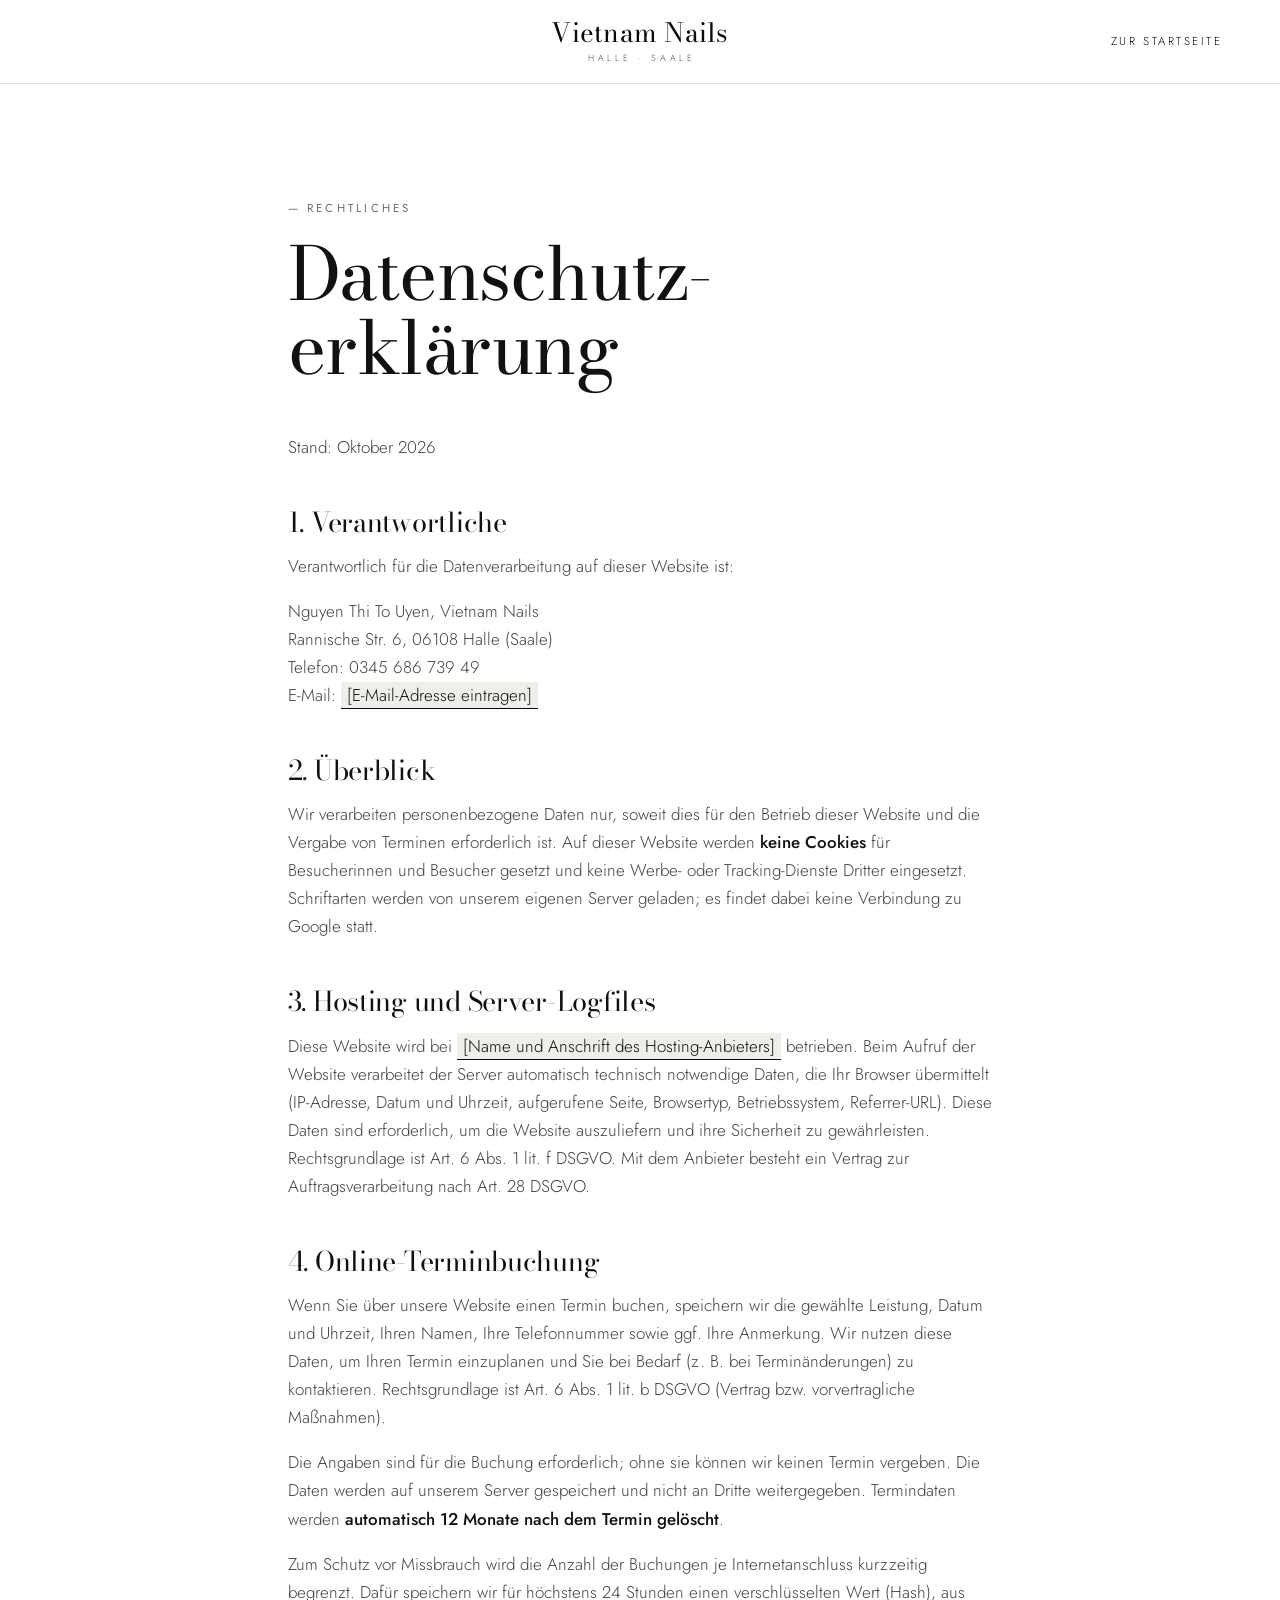
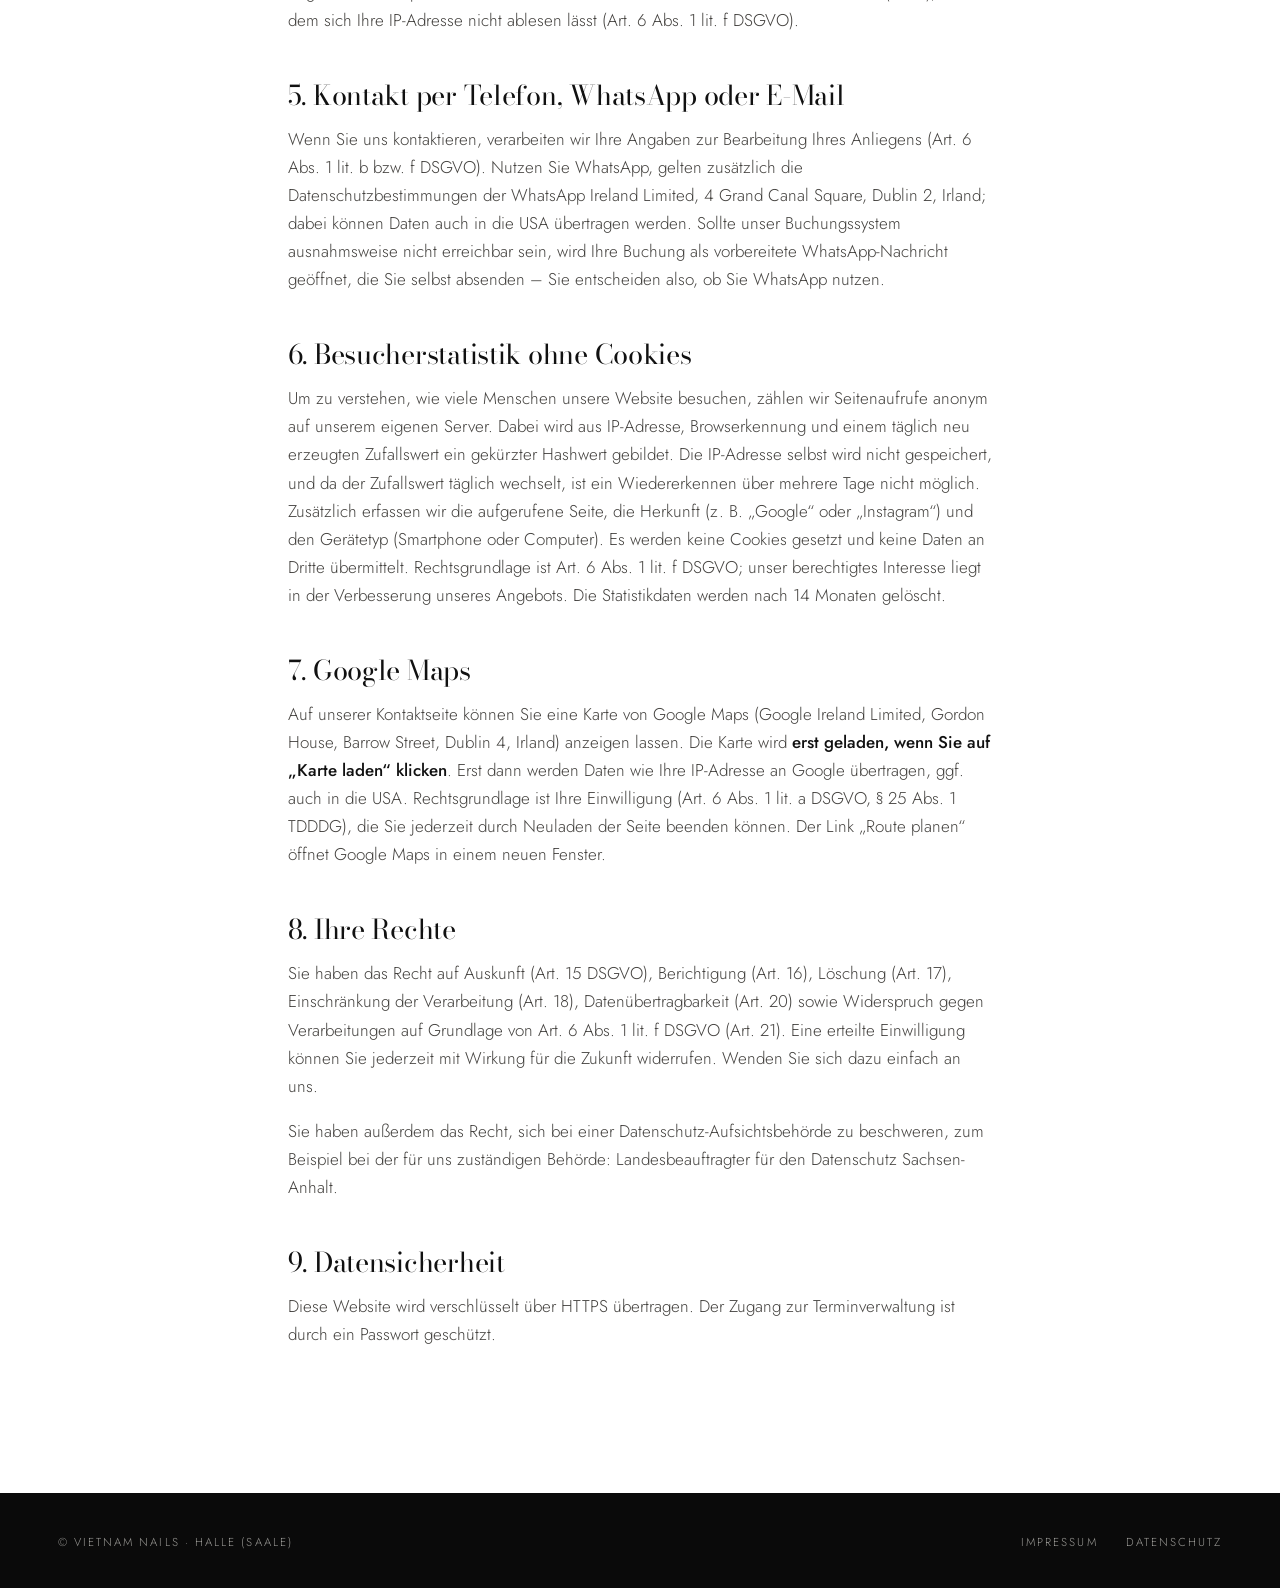
<file: datenschutz.html>
<!doctype html>
<html lang="de">
<head>
  <meta charset="utf-8">
  <meta name="viewport" content="width=device-width, initial-scale=1">
  <title>Datenschutz – Vietnam Nails Halle</title>
  <meta name="robots" content="noindex, follow">
  <meta name="theme-color" content="#ffffff">
  <link rel="icon" href="assets/img/favicon.svg" type="image/svg+xml">
  <link rel="apple-touch-icon" href="assets/img/apple-touch-icon.png">
  <link rel="preload" href="assets/fonts/bodoni-moda-normal-latin.woff2" as="font" type="font/woff2" crossorigin>
  <link rel="preload" href="assets/fonts/jost-normal-latin.woff2" as="font" type="font/woff2" crossorigin>
  <link rel="stylesheet" href="assets/css/fonts.css?v=20261102">
  <link rel="stylesheet" href="assets/css/style.css?v=20261102">
</head>
<body>
<header class="hd legal-hd" data-mode="light">
  <div class="hd-inner">
    <span></span>
    <a href="./" class="logo" aria-label="Vietnam Nails – Startseite"><span class="logo-main">Vietnam Nails</span><span class="logo-sub">Halle · Saale</span></a>
    <div class="hd-right legal-back"><a href="./" class="hd-link">Zur Startseite</a></div>
  </div>
</header>

<main class="legal">
  <div class="wrap">
    <p class="label">— Rechtliches</p>
    <h1>Datenschutz&shy;erklärung</h1>
    <p>Stand: Oktober 2026</p>

    <h2>1. Verantwortliche</h2>
    <p>Verantwortlich für die Datenverarbeitung auf dieser Website ist:</p>
    <p>Nguyen Thi To Uyen, Vietnam Nails<br>
      Rannische Str. 6, 06108 Halle (Saale)<br>
      Telefon: 0345 686 739 49<br>
      E-Mail: <span class="todo">[E-Mail-Adresse eintragen]</span></p>

    <h2>2. Überblick</h2>
    <p>Wir verarbeiten personenbezogene Daten nur, soweit dies für den Betrieb dieser Website und die Vergabe von Terminen erforderlich ist. Auf dieser Website werden <strong>keine Cookies</strong> für Besucherinnen und Besucher gesetzt und keine Werbe- oder Tracking-Dienste Dritter eingesetzt. Schriftarten werden von unserem eigenen Server geladen; es findet dabei keine Verbindung zu Google statt.</p>

    <h2>3. Hosting und Server-Logfiles</h2>
    <p>Diese Website wird bei <span class="todo">[Name und Anschrift des Hosting-Anbieters]</span> betrieben. Beim Aufruf der Website verarbeitet der Server automatisch technisch notwendige Daten, die Ihr Browser übermittelt (IP-Adresse, Datum und Uhrzeit, aufgerufene Seite, Browsertyp, Betriebssystem, Referrer-URL). Diese Daten sind erforderlich, um die Website auszuliefern und ihre Sicherheit zu gewährleisten. Rechtsgrundlage ist Art. 6 Abs. 1 lit. f DSGVO. Mit dem Anbieter besteht ein Vertrag zur Auftragsverarbeitung nach Art. 28 DSGVO.</p>

    <h2>4. Online-Terminbuchung</h2>
    <p>Wenn Sie über unsere Website einen Termin buchen, speichern wir die gewählte Leistung, Datum und Uhrzeit, Ihren Namen, Ihre Telefonnummer sowie ggf. Ihre Anmerkung. Wir nutzen diese Daten, um Ihren Termin einzuplanen und Sie bei Bedarf (z. B. bei Terminänderungen) zu kontaktieren. Rechtsgrundlage ist Art. 6 Abs. 1 lit. b DSGVO (Vertrag bzw. vorvertragliche Maßnahmen).</p>
    <p>Die Angaben sind für die Buchung erforderlich; ohne sie können wir keinen Termin vergeben. Die Daten werden auf unserem Server gespeichert und nicht an Dritte weitergegeben. Termindaten werden <strong>automatisch 12 Monate nach dem Termin gelöscht</strong>.</p>
    <p>Zum Schutz vor Missbrauch wird die Anzahl der Buchungen je Internetanschluss kurzzeitig begrenzt. Dafür speichern wir für höchstens 24 Stunden einen verschlüsselten Wert (Hash), aus dem sich Ihre IP-Adresse nicht ablesen lässt (Art. 6 Abs. 1 lit. f DSGVO).</p>

    <h2>5. Kontakt per Telefon, WhatsApp oder E-Mail</h2>
    <p>Wenn Sie uns kontaktieren, verarbeiten wir Ihre Angaben zur Bearbeitung Ihres Anliegens (Art. 6 Abs. 1 lit. b bzw. f DSGVO). Nutzen Sie WhatsApp, gelten zusätzlich die Datenschutzbestimmungen der WhatsApp Ireland Limited, 4 Grand Canal Square, Dublin 2, Irland; dabei können Daten auch in die USA übertragen werden. Sollte unser Buchungssystem ausnahmsweise nicht erreichbar sein, wird Ihre Buchung als vorbereitete WhatsApp-Nachricht geöffnet, die Sie selbst absenden – Sie entscheiden also, ob Sie WhatsApp nutzen.</p>

    <h2>6. Besucherstatistik ohne Cookies</h2>
    <p>Um zu verstehen, wie viele Menschen unsere Website besuchen, zählen wir Seitenaufrufe anonym auf unserem eigenen Server. Dabei wird aus IP-Adresse, Browserkennung und einem täglich neu erzeugten Zufallswert ein gekürzter Hashwert gebildet. Die IP-Adresse selbst wird nicht gespeichert, und da der Zufallswert täglich wechselt, ist ein Wiedererkennen über mehrere Tage nicht möglich. Zusätzlich erfassen wir die aufgerufene Seite, die Herkunft (z. B. „Google“ oder „Instagram“) und den Gerätetyp (Smartphone oder Computer). Es werden keine Cookies gesetzt und keine Daten an Dritte übermittelt. Rechtsgrundlage ist Art. 6 Abs. 1 lit. f DSGVO; unser berechtigtes Interesse liegt in der Verbesserung unseres Angebots. Die Statistikdaten werden nach 14 Monaten gelöscht.</p>

    <h2>7. Google Maps</h2>
    <p>Auf unserer Kontaktseite können Sie eine Karte von Google Maps (Google Ireland Limited, Gordon House, Barrow Street, Dublin 4, Irland) anzeigen lassen. Die Karte wird <strong>erst geladen, wenn Sie auf „Karte laden“ klicken</strong>. Erst dann werden Daten wie Ihre IP-Adresse an Google übertragen, ggf. auch in die USA. Rechtsgrundlage ist Ihre Einwilligung (Art. 6 Abs. 1 lit. a DSGVO, § 25 Abs. 1 TDDDG), die Sie jederzeit durch Neuladen der Seite beenden können. Der Link „Route planen“ öffnet Google Maps in einem neuen Fenster.</p>

    <h2>8. Ihre Rechte</h2>
    <p>Sie haben das Recht auf Auskunft (Art. 15 DSGVO), Berichtigung (Art. 16), Löschung (Art. 17), Einschränkung der Verarbeitung (Art. 18), Datenübertragbarkeit (Art. 20) sowie Widerspruch gegen Verarbeitungen auf Grundlage von Art. 6 Abs. 1 lit. f DSGVO (Art. 21). Eine erteilte Einwilligung können Sie jederzeit mit Wirkung für die Zukunft widerrufen. Wenden Sie sich dazu einfach an uns.</p>
    <p>Sie haben außerdem das Recht, sich bei einer Datenschutz-Aufsichtsbehörde zu beschweren, zum Beispiel bei der für uns zuständigen Behörde: Landesbeauftragter für den Datenschutz Sachsen-Anhalt.</p>

    <h2>9. Datensicherheit</h2>
    <p>Diese Website wird verschlüsselt über HTTPS übertragen. Der Zugang zur Terminverwaltung ist durch ein Passwort geschützt.</p>
  </div>
</main>

<footer class="ft legal-ft">
  <div class="wrap ft-bottom">
    <span>&copy; Vietnam Nails · Halle (Saale)</span>
    <nav aria-label="Rechtliches"><a href="impressum.html">Impressum</a><a href="datenschutz.html">Datenschutz</a></nav>
  </div>
</footer>
</body>
</html>
</file>
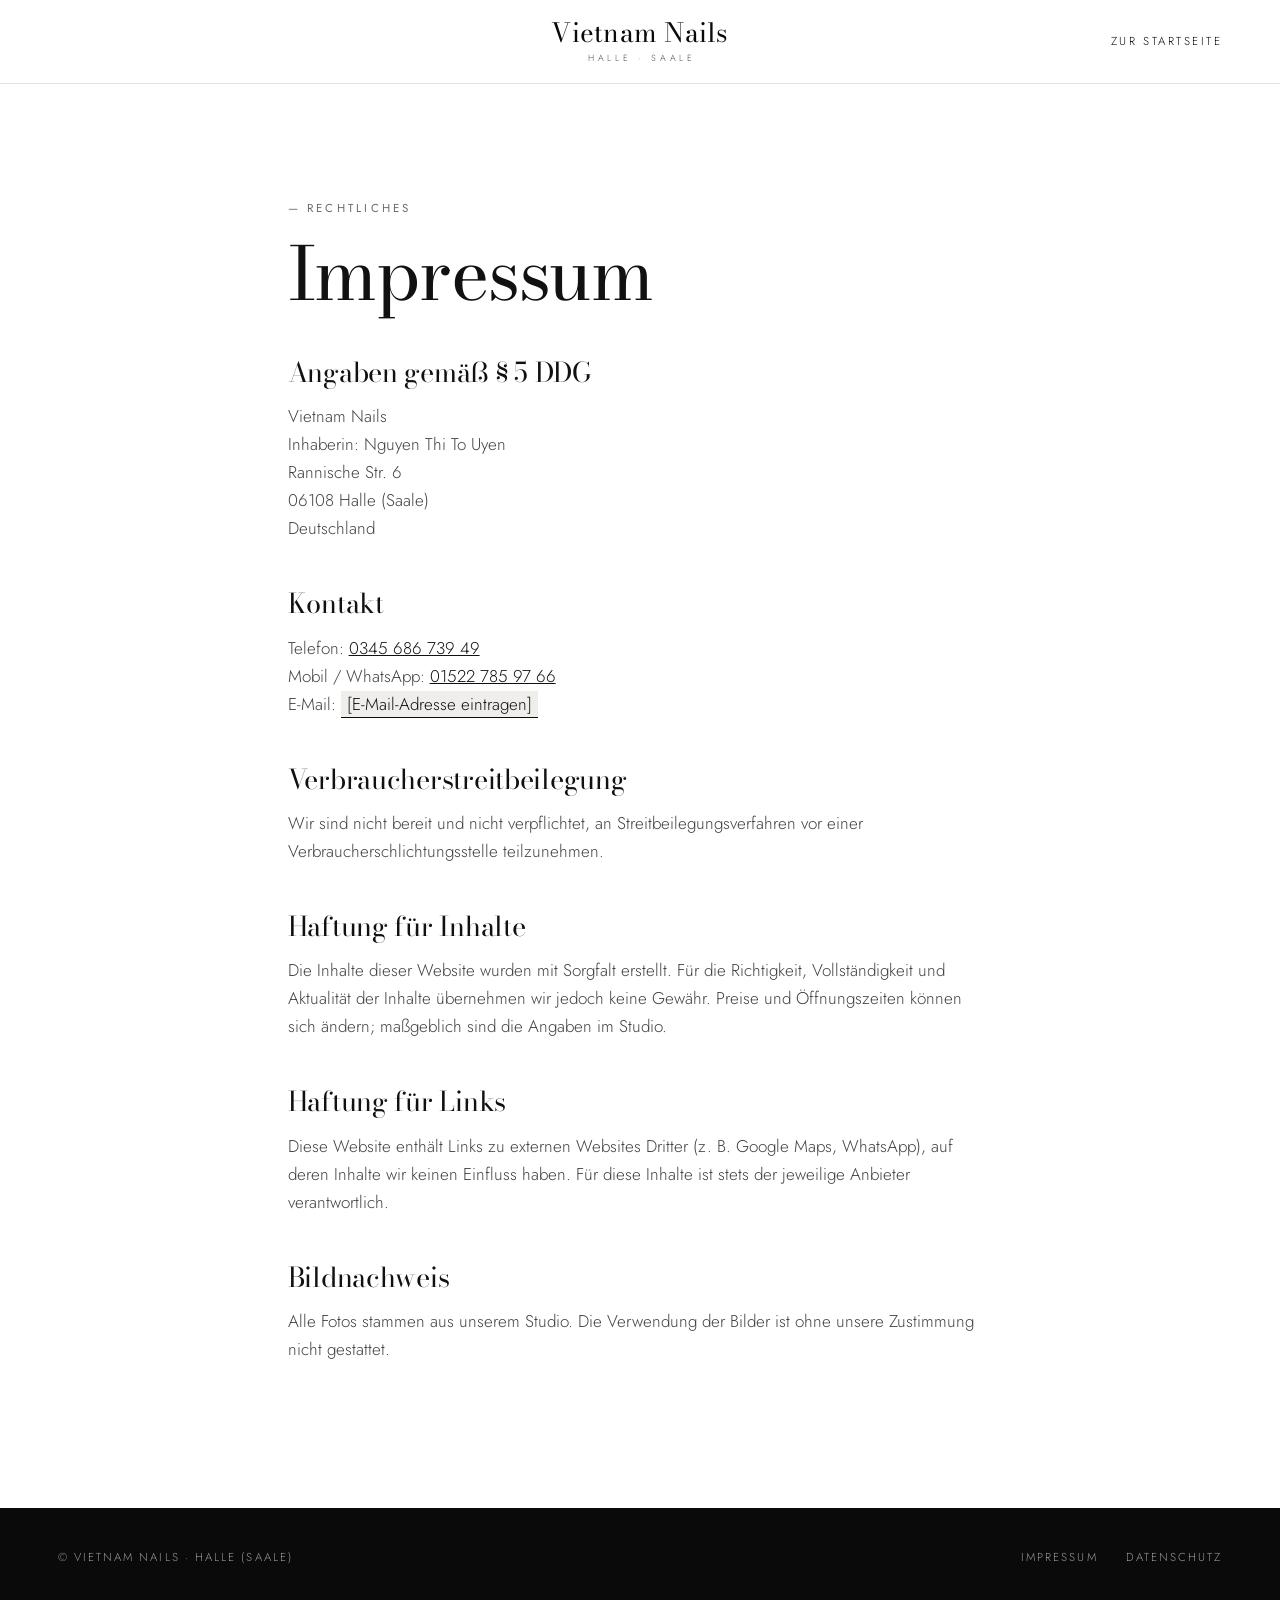
<file: impressum.html>
<!doctype html>
<html lang="de">
<head>
  <meta charset="utf-8">
  <meta name="viewport" content="width=device-width, initial-scale=1">
  <title>Impressum – Vietnam Nails Halle</title>
  <meta name="robots" content="noindex, follow">
  <meta name="theme-color" content="#ffffff">
  <link rel="icon" href="assets/img/favicon.svg" type="image/svg+xml">
  <link rel="apple-touch-icon" href="assets/img/apple-touch-icon.png">
  <link rel="preload" href="assets/fonts/bodoni-moda-normal-latin.woff2" as="font" type="font/woff2" crossorigin>
  <link rel="preload" href="assets/fonts/jost-normal-latin.woff2" as="font" type="font/woff2" crossorigin>
  <link rel="stylesheet" href="assets/css/fonts.css?v=20261102">
  <link rel="stylesheet" href="assets/css/style.css?v=20261102">
</head>
<body>
<header class="hd legal-hd" data-mode="light">
  <div class="hd-inner">
    <span></span>
    <a href="./" class="logo" aria-label="Vietnam Nails – Startseite"><span class="logo-main">Vietnam Nails</span><span class="logo-sub">Halle · Saale</span></a>
    <div class="hd-right legal-back"><a href="./" class="hd-link">Zur Startseite</a></div>
  </div>
</header>

<main class="legal">
  <div class="wrap">
    <p class="label">— Rechtliches</p>
    <h1>Impressum</h1>

    <h2>Angaben gemäß § 5 DDG</h2>
    <p>Vietnam Nails<br>
      Inhaberin: Nguyen Thi To Uyen<br>
      Rannische Str. 6<br>
      06108 Halle (Saale)<br>
      Deutschland</p>

    <h2>Kontakt</h2>
    <p>Telefon: <a href="tel:+4934568673949">0345 686 739 49</a><br>
      Mobil / WhatsApp: <a href="tel:+4915227859766">01522 785 97 66</a><br>
      E-Mail: <span class="todo">[E-Mail-Adresse eintragen]</span></p>
    <!-- Umsatzsteuer-ID: nur ergänzen, falls eine USt-IdNr. (DE…) vorhanden ist. Die persönliche Steuer-ID gehört NICHT ins Impressum. -->

    <h2>Verbraucherstreitbeilegung</h2>
    <p>Wir sind nicht bereit und nicht verpflichtet, an Streitbeilegungsverfahren vor einer Verbraucherschlichtungsstelle teilzunehmen.</p>

    <h2>Haftung für Inhalte</h2>
    <p>Die Inhalte dieser Website wurden mit Sorgfalt erstellt. Für die Richtigkeit, Vollständigkeit und Aktualität der Inhalte übernehmen wir jedoch keine Gewähr. Preise und Öffnungszeiten können sich ändern; maßgeblich sind die Angaben im Studio.</p>

    <h2>Haftung für Links</h2>
    <p>Diese Website enthält Links zu externen Websites Dritter (z. B. Google Maps, WhatsApp), auf deren Inhalte wir keinen Einfluss haben. Für diese Inhalte ist stets der jeweilige Anbieter verantwortlich.</p>

    <h2>Bildnachweis</h2>
    <p>Alle Fotos stammen aus unserem Studio. Die Verwendung der Bilder ist ohne unsere Zustimmung nicht gestattet.</p>
  </div>
</main>

<footer class="ft legal-ft">
  <div class="wrap ft-bottom">
    <span>&copy; Vietnam Nails · Halle (Saale)</span>
    <nav aria-label="Rechtliches"><a href="impressum.html">Impressum</a><a href="datenschutz.html">Datenschutz</a></nav>
  </div>
</footer>
</body>
</html>
</file>
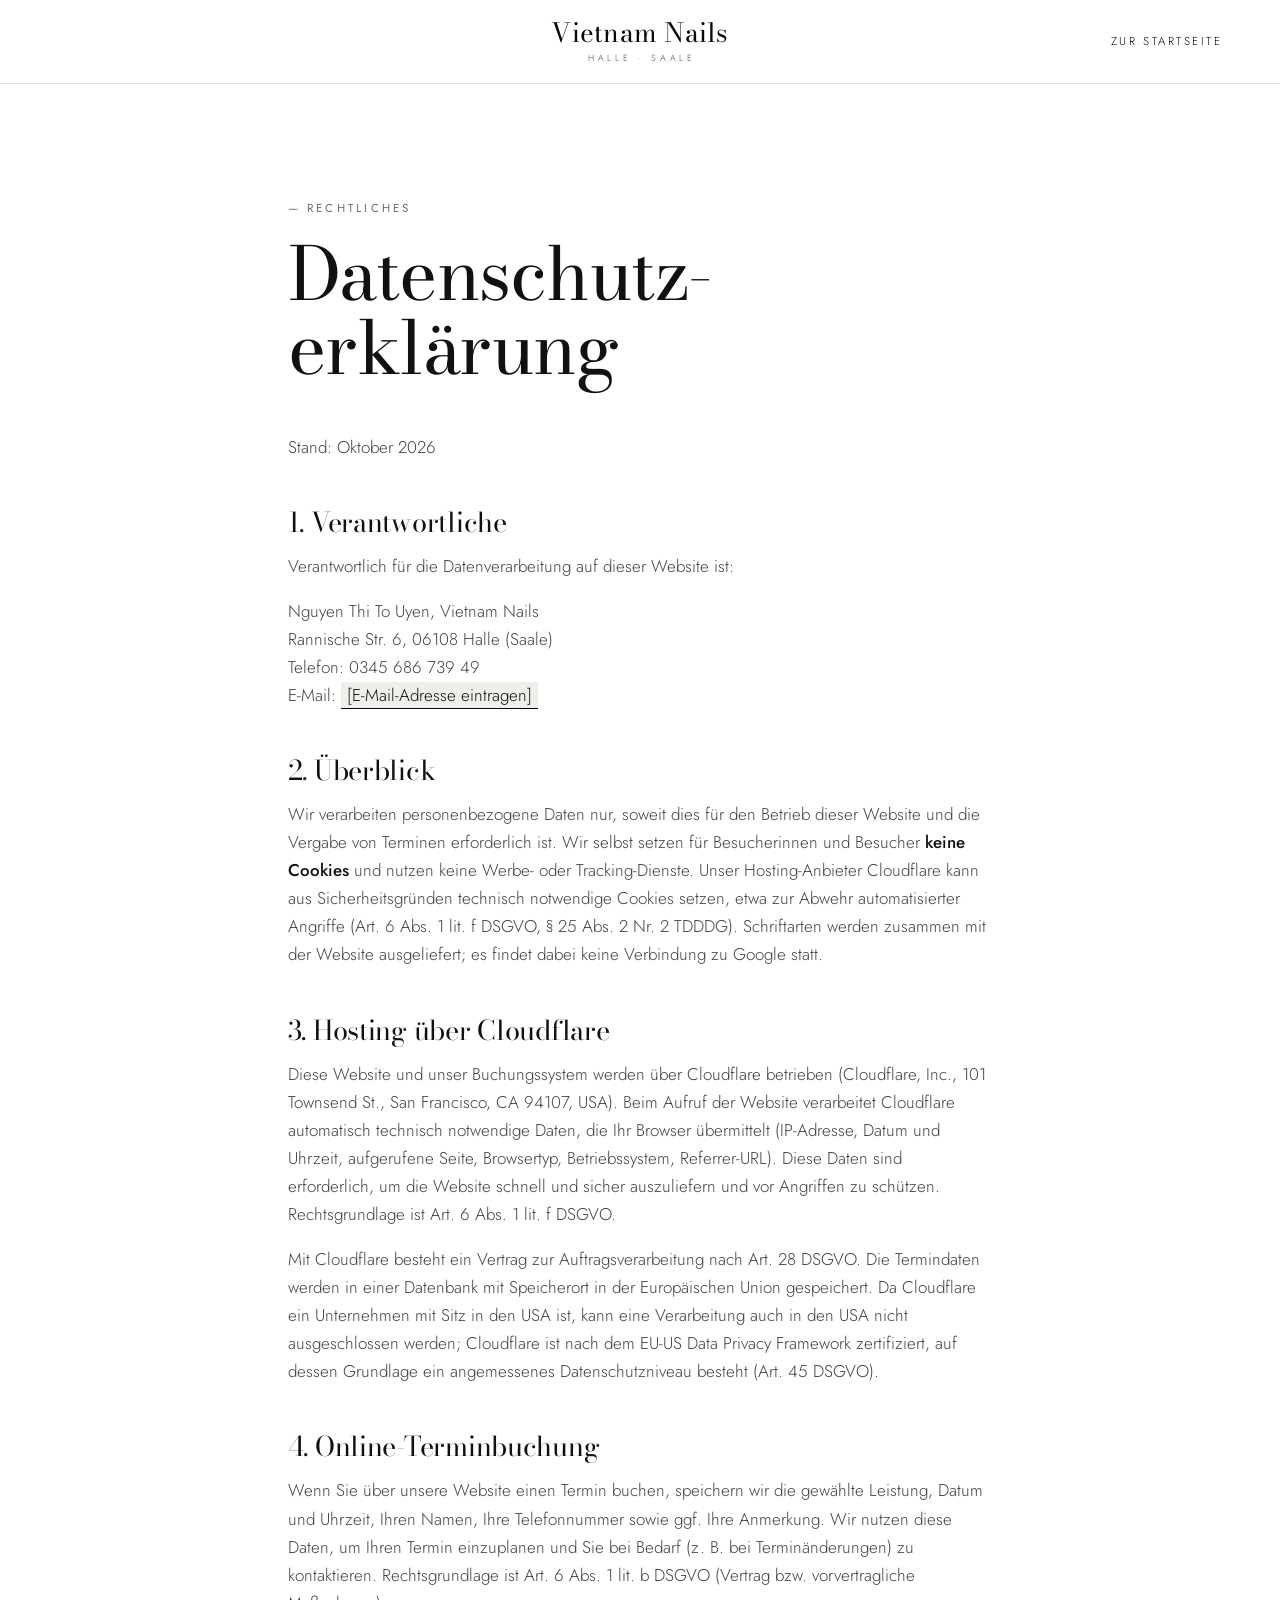
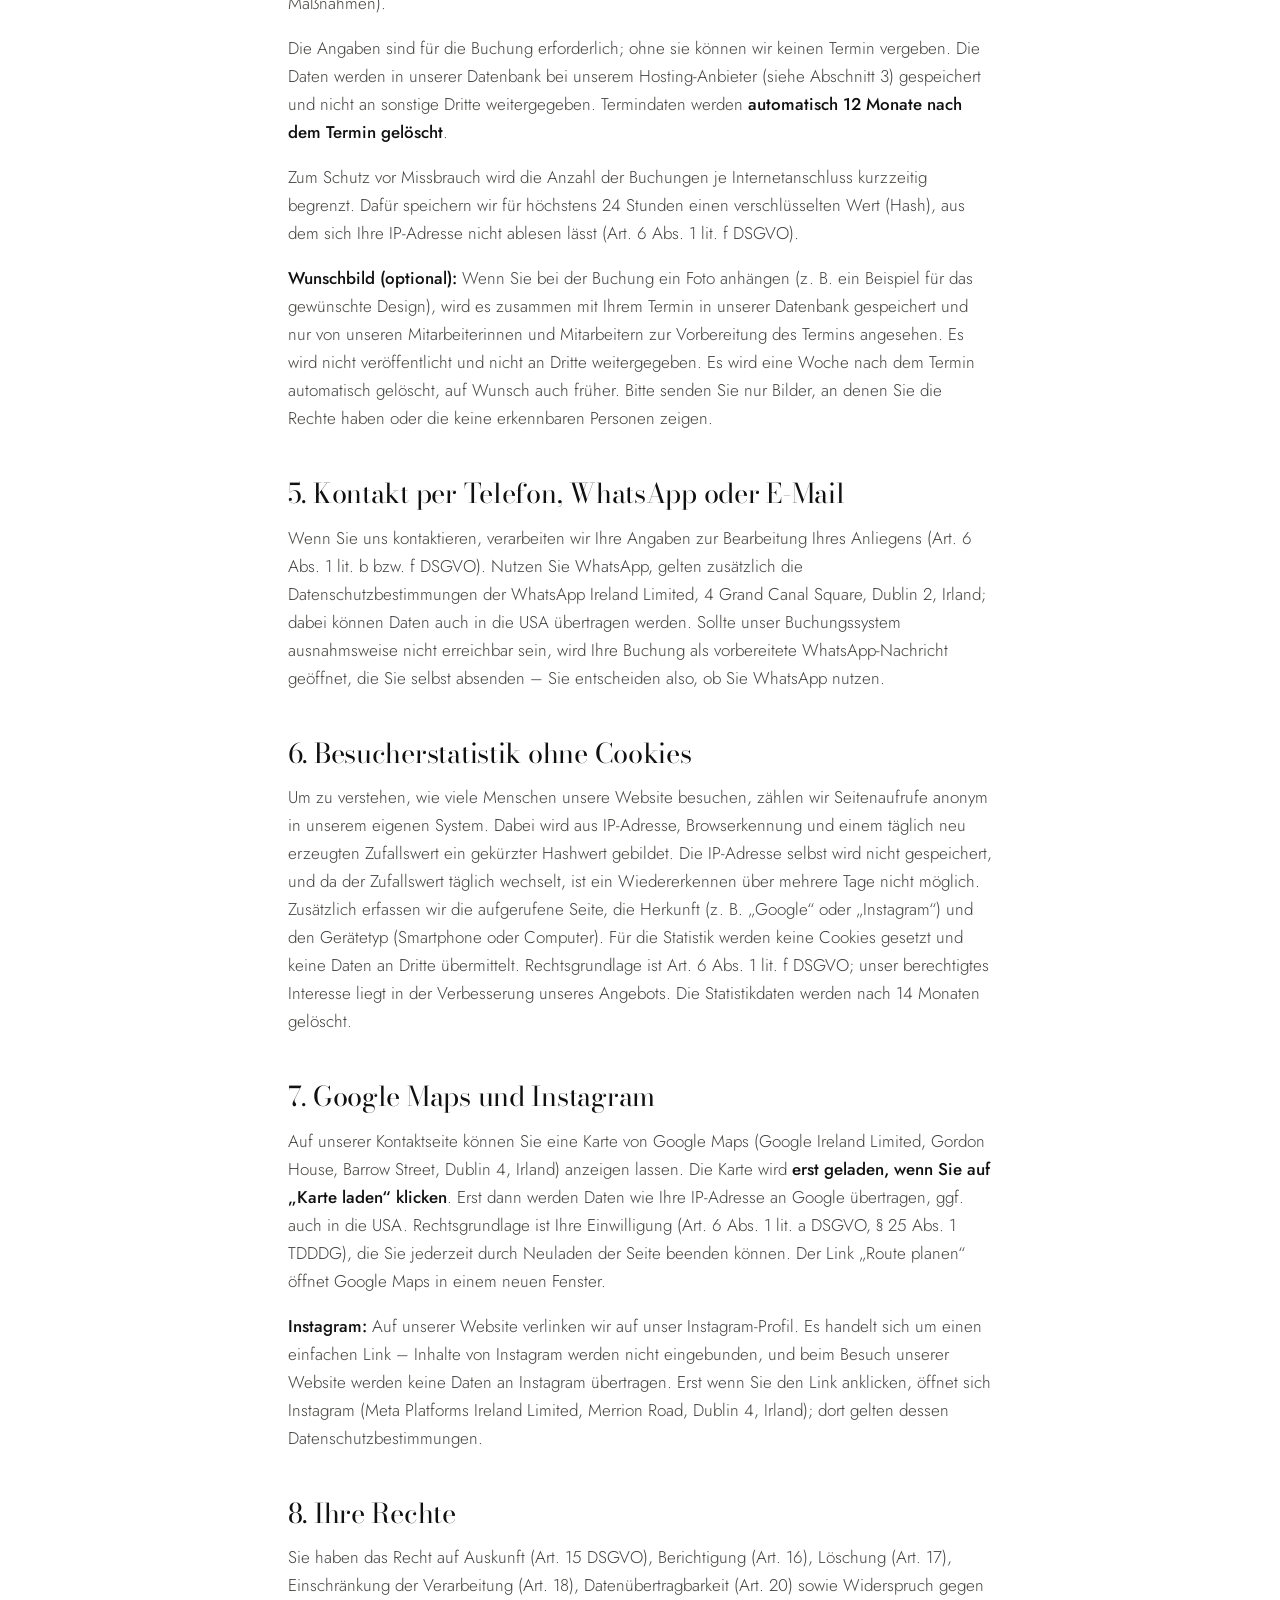
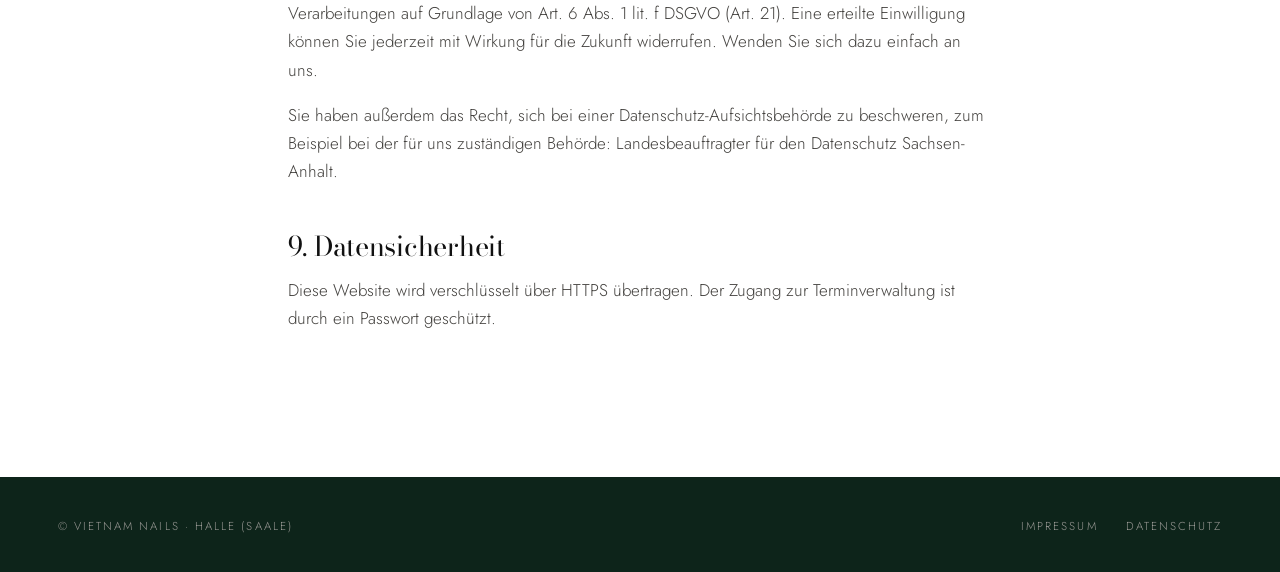
<file: public/datenschutz.html>
<!doctype html>
<html lang="de">
<head>
  <meta charset="utf-8">
  <meta name="viewport" content="width=device-width, initial-scale=1">
  <title>Datenschutz – Vietnam Nails Halle</title>
  <meta name="robots" content="noindex, follow">
  <meta name="theme-color" content="#ffffff">
  <link rel="icon" href="assets/img/favicon.svg" type="image/svg+xml">
  <link rel="apple-touch-icon" href="assets/img/apple-touch-icon.png">
  <link rel="preload" href="assets/fonts/bodoni-moda-normal-latin.woff2" as="font" type="font/woff2" crossorigin>
  <link rel="preload" href="assets/fonts/jost-normal-latin.woff2" as="font" type="font/woff2" crossorigin>
  <link rel="stylesheet" href="assets/css/fonts.css?v=20261105">
  <link rel="stylesheet" href="assets/css/style.css?v=20261125">
</head>
<body>
<header class="hd legal-hd" data-mode="light">
  <div class="hd-inner">
    <span></span>
    <a href="./" class="logo" aria-label="Vietnam Nails – Startseite"><span class="logo-main">Vietnam Nails</span><span class="logo-sub">Halle · Saale</span></a>
    <div class="hd-right legal-back"><a href="./" class="hd-link">Zur Startseite</a></div>
  </div>
</header>

<main class="legal">
  <div class="wrap">
    <p class="label">— Rechtliches</p>
    <h1>Datenschutz&shy;erklärung</h1>
    <p>Stand: Oktober 2026</p>

    <h2>1. Verantwortliche</h2>
    <p>Verantwortlich für die Datenverarbeitung auf dieser Website ist:</p>
    <p>Nguyen Thi To Uyen, Vietnam Nails<br>
      Rannische Str. 6, 06108 Halle (Saale)<br>
      Telefon: 0345 686 739 49<br>
      E-Mail: <span class="todo">[E-Mail-Adresse eintragen]</span></p>

    <h2>2. Überblick</h2>
    <p>Wir verarbeiten personenbezogene Daten nur, soweit dies für den Betrieb dieser Website und die Vergabe von Terminen erforderlich ist. Wir selbst setzen für Besucherinnen und Besucher <strong>keine Cookies</strong> und nutzen keine Werbe- oder Tracking-Dienste. Unser Hosting-Anbieter Cloudflare kann aus Sicherheitsgründen technisch notwendige Cookies setzen, etwa zur Abwehr automatisierter Angriffe (Art. 6 Abs. 1 lit. f DSGVO, § 25 Abs. 2 Nr. 2 TDDDG). Schriftarten werden zusammen mit der Website ausgeliefert; es findet dabei keine Verbindung zu Google statt.</p>

    <h2>3. Hosting über Cloudflare</h2>
    <p>Diese Website und unser Buchungssystem werden über Cloudflare betrieben (Cloudflare, Inc., 101 Townsend St., San Francisco, CA 94107, USA). Beim Aufruf der Website verarbeitet Cloudflare automatisch technisch notwendige Daten, die Ihr Browser übermittelt (IP-Adresse, Datum und Uhrzeit, aufgerufene Seite, Browsertyp, Betriebssystem, Referrer-URL). Diese Daten sind erforderlich, um die Website schnell und sicher auszuliefern und vor Angriffen zu schützen. Rechtsgrundlage ist Art. 6 Abs. 1 lit. f DSGVO.</p>
    <p>Mit Cloudflare besteht ein Vertrag zur Auftragsverarbeitung nach Art. 28 DSGVO. Die Termindaten werden in einer Datenbank mit Speicherort in der Europäischen Union gespeichert. Da Cloudflare ein Unternehmen mit Sitz in den USA ist, kann eine Verarbeitung auch in den USA nicht ausgeschlossen werden; Cloudflare ist nach dem EU-US Data Privacy Framework zertifiziert, auf dessen Grundlage ein angemessenes Datenschutzniveau besteht (Art. 45 DSGVO).</p>

    <h2>4. Online-Terminbuchung</h2>
    <p>Wenn Sie über unsere Website einen Termin buchen, speichern wir die gewählte Leistung, Datum und Uhrzeit, Ihren Namen, Ihre Telefonnummer sowie ggf. Ihre Anmerkung. Wir nutzen diese Daten, um Ihren Termin einzuplanen und Sie bei Bedarf (z. B. bei Terminänderungen) zu kontaktieren. Rechtsgrundlage ist Art. 6 Abs. 1 lit. b DSGVO (Vertrag bzw. vorvertragliche Maßnahmen).</p>
    <p>Die Angaben sind für die Buchung erforderlich; ohne sie können wir keinen Termin vergeben. Die Daten werden in unserer Datenbank bei unserem Hosting-Anbieter (siehe Abschnitt 3) gespeichert und nicht an sonstige Dritte weitergegeben. Termindaten werden <strong>automatisch 12 Monate nach dem Termin gelöscht</strong>.</p>
    <p>Zum Schutz vor Missbrauch wird die Anzahl der Buchungen je Internetanschluss kurzzeitig begrenzt. Dafür speichern wir für höchstens 24 Stunden einen verschlüsselten Wert (Hash), aus dem sich Ihre IP-Adresse nicht ablesen lässt (Art. 6 Abs. 1 lit. f DSGVO).</p>

    <p><strong>Wunschbild (optional):</strong> Wenn Sie bei der Buchung ein Foto anhängen (z. B. ein Beispiel für das gewünschte Design), wird es zusammen mit Ihrem Termin in unserer Datenbank gespeichert und nur von unseren Mitarbeiterinnen und Mitarbeitern zur Vorbereitung des Termins angesehen. Es wird nicht veröffentlicht und nicht an Dritte weitergegeben. Es wird eine Woche nach dem Termin automatisch gelöscht, auf Wunsch auch früher. Bitte senden Sie nur Bilder, an denen Sie die Rechte haben oder die keine erkennbaren Personen zeigen.</p>

    <h2>5. Kontakt per Telefon, WhatsApp oder E-Mail</h2>
    <p>Wenn Sie uns kontaktieren, verarbeiten wir Ihre Angaben zur Bearbeitung Ihres Anliegens (Art. 6 Abs. 1 lit. b bzw. f DSGVO). Nutzen Sie WhatsApp, gelten zusätzlich die Datenschutzbestimmungen der WhatsApp Ireland Limited, 4 Grand Canal Square, Dublin 2, Irland; dabei können Daten auch in die USA übertragen werden. Sollte unser Buchungssystem ausnahmsweise nicht erreichbar sein, wird Ihre Buchung als vorbereitete WhatsApp-Nachricht geöffnet, die Sie selbst absenden – Sie entscheiden also, ob Sie WhatsApp nutzen.</p>

    <h2>6. Besucherstatistik ohne Cookies</h2>
    <p>Um zu verstehen, wie viele Menschen unsere Website besuchen, zählen wir Seitenaufrufe anonym in unserem eigenen System. Dabei wird aus IP-Adresse, Browserkennung und einem täglich neu erzeugten Zufallswert ein gekürzter Hashwert gebildet. Die IP-Adresse selbst wird nicht gespeichert, und da der Zufallswert täglich wechselt, ist ein Wiedererkennen über mehrere Tage nicht möglich. Zusätzlich erfassen wir die aufgerufene Seite, die Herkunft (z. B. „Google“ oder „Instagram“) und den Gerätetyp (Smartphone oder Computer). Für die Statistik werden keine Cookies gesetzt und keine Daten an Dritte übermittelt. Rechtsgrundlage ist Art. 6 Abs. 1 lit. f DSGVO; unser berechtigtes Interesse liegt in der Verbesserung unseres Angebots. Die Statistikdaten werden nach 14 Monaten gelöscht.</p>

    <h2>7. Google Maps und Instagram</h2>
    <p>Auf unserer Kontaktseite können Sie eine Karte von Google Maps (Google Ireland Limited, Gordon House, Barrow Street, Dublin 4, Irland) anzeigen lassen. Die Karte wird <strong>erst geladen, wenn Sie auf „Karte laden“ klicken</strong>. Erst dann werden Daten wie Ihre IP-Adresse an Google übertragen, ggf. auch in die USA. Rechtsgrundlage ist Ihre Einwilligung (Art. 6 Abs. 1 lit. a DSGVO, § 25 Abs. 1 TDDDG), die Sie jederzeit durch Neuladen der Seite beenden können. Der Link „Route planen“ öffnet Google Maps in einem neuen Fenster.</p>
    <p><strong>Instagram:</strong> Auf unserer Website verlinken wir auf unser Instagram-Profil. Es handelt sich um einen einfachen Link – Inhalte von Instagram werden nicht eingebunden, und beim Besuch unserer Website werden keine Daten an Instagram übertragen. Erst wenn Sie den Link anklicken, öffnet sich Instagram (Meta Platforms Ireland Limited, Merrion Road, Dublin 4, Irland); dort gelten dessen Datenschutzbestimmungen.</p>

    <h2>8. Ihre Rechte</h2>
    <p>Sie haben das Recht auf Auskunft (Art. 15 DSGVO), Berichtigung (Art. 16), Löschung (Art. 17), Einschränkung der Verarbeitung (Art. 18), Datenübertragbarkeit (Art. 20) sowie Widerspruch gegen Verarbeitungen auf Grundlage von Art. 6 Abs. 1 lit. f DSGVO (Art. 21). Eine erteilte Einwilligung können Sie jederzeit mit Wirkung für die Zukunft widerrufen. Wenden Sie sich dazu einfach an uns.</p>
    <p>Sie haben außerdem das Recht, sich bei einer Datenschutz-Aufsichtsbehörde zu beschweren, zum Beispiel bei der für uns zuständigen Behörde: Landesbeauftragter für den Datenschutz Sachsen-Anhalt.</p>

    <h2>9. Datensicherheit</h2>
    <p>Diese Website wird verschlüsselt über HTTPS übertragen. Der Zugang zur Terminverwaltung ist durch ein Passwort geschützt.</p>
  </div>
</main>

<footer class="ft legal-ft">
  <div class="wrap ft-bottom">
    <span>&copy; Vietnam Nails · Halle (Saale)</span>
    <nav aria-label="Rechtliches"><a href="/impressum">Impressum</a><a href="/datenschutz">Datenschutz</a></nav>
  </div>
</footer>
</body>
</html>
</file>
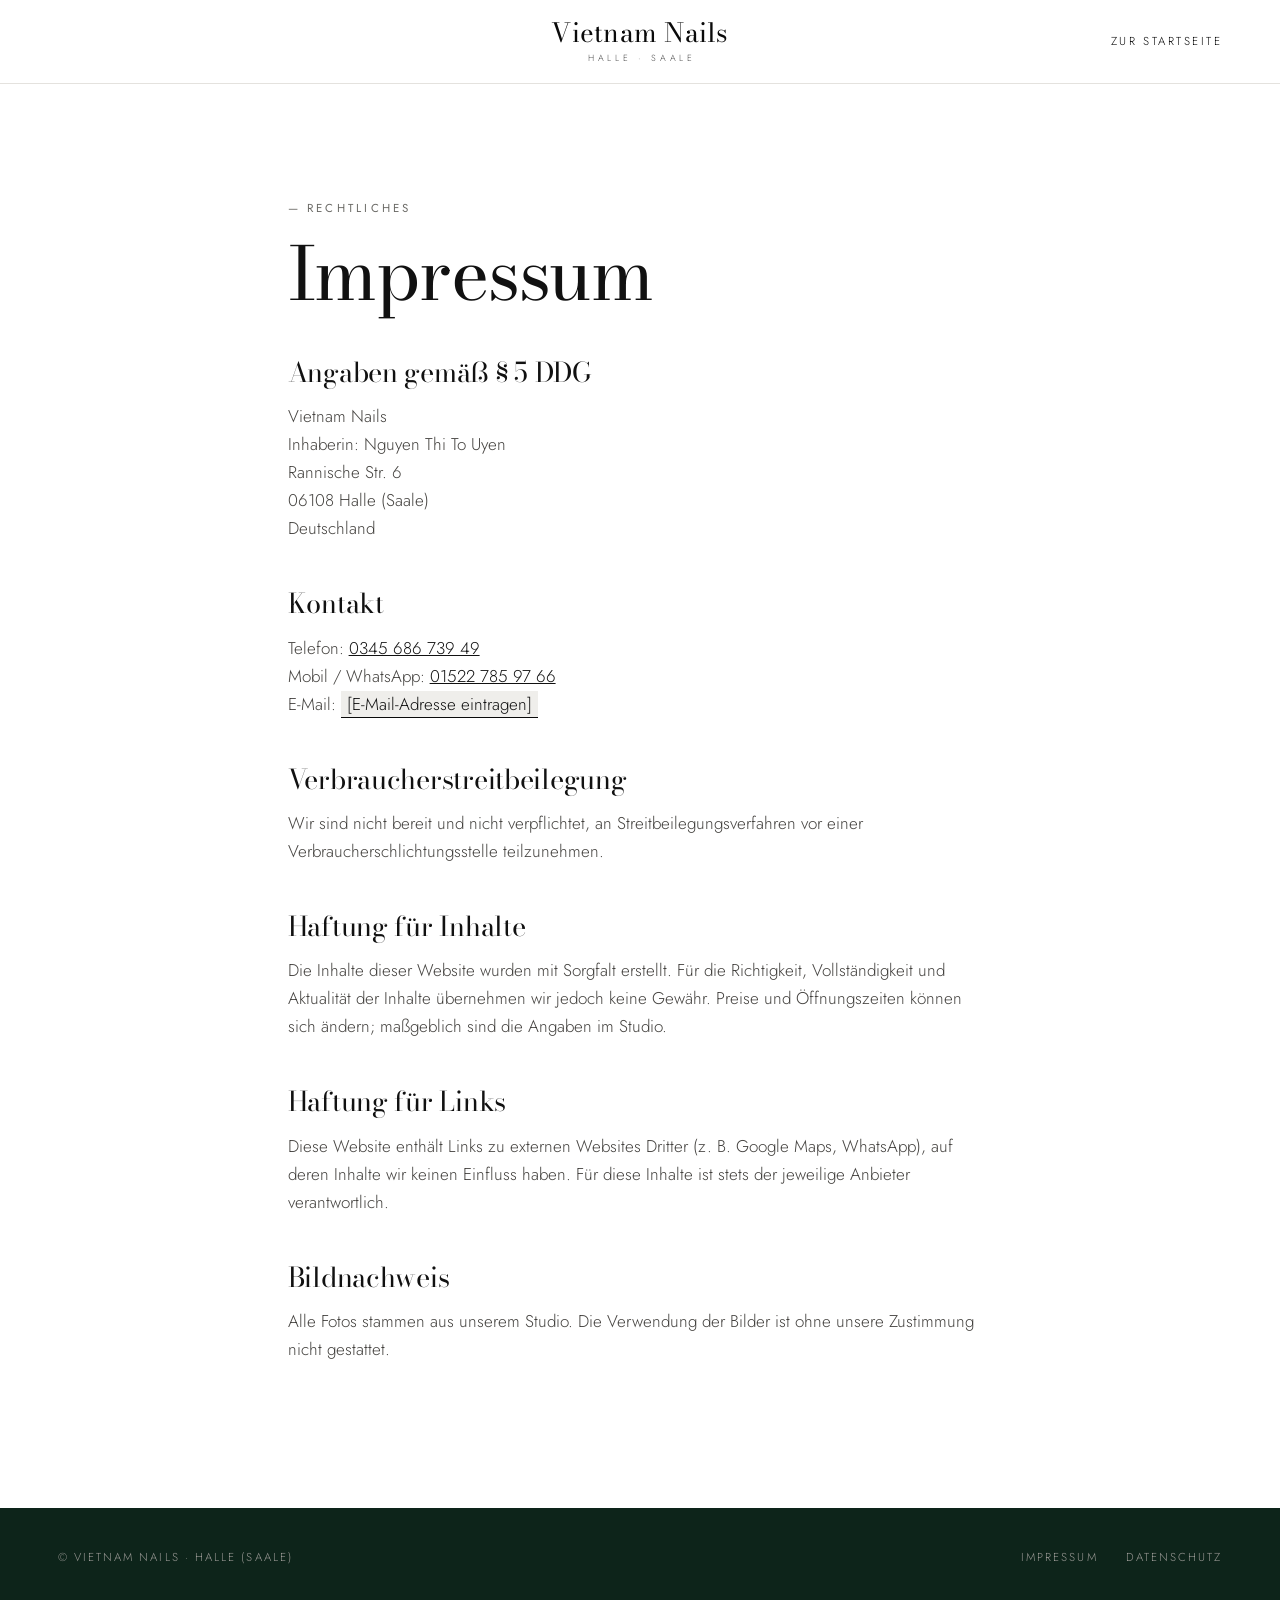
<file: public/impressum.html>
<!doctype html>
<html lang="de">
<head>
  <meta charset="utf-8">
  <meta name="viewport" content="width=device-width, initial-scale=1">
  <title>Impressum – Vietnam Nails Halle</title>
  <meta name="robots" content="noindex, follow">
  <meta name="theme-color" content="#ffffff">
  <link rel="icon" href="assets/img/favicon.svg" type="image/svg+xml">
  <link rel="apple-touch-icon" href="assets/img/apple-touch-icon.png">
  <link rel="preload" href="assets/fonts/bodoni-moda-normal-latin.woff2" as="font" type="font/woff2" crossorigin>
  <link rel="preload" href="assets/fonts/jost-normal-latin.woff2" as="font" type="font/woff2" crossorigin>
  <link rel="stylesheet" href="assets/css/fonts.css?v=20261105">
  <link rel="stylesheet" href="assets/css/style.css?v=20261125">
</head>
<body>
<header class="hd legal-hd" data-mode="light">
  <div class="hd-inner">
    <span></span>
    <a href="./" class="logo" aria-label="Vietnam Nails – Startseite"><span class="logo-main">Vietnam Nails</span><span class="logo-sub">Halle · Saale</span></a>
    <div class="hd-right legal-back"><a href="./" class="hd-link">Zur Startseite</a></div>
  </div>
</header>

<main class="legal">
  <div class="wrap">
    <p class="label">— Rechtliches</p>
    <h1>Impressum</h1>

    <h2>Angaben gemäß § 5 DDG</h2>
    <p>Vietnam Nails<br>
      Inhaberin: Nguyen Thi To Uyen<br>
      Rannische Str. 6<br>
      06108 Halle (Saale)<br>
      Deutschland</p>

    <h2>Kontakt</h2>
    <p>Telefon: <a href="tel:+4934568673949">0345 686 739 49</a><br>
      Mobil / WhatsApp: <a href="tel:+4915227859766">01522 785 97 66</a><br>
      E-Mail: <span class="todo">[E-Mail-Adresse eintragen]</span></p>
    <!-- Umsatzsteuer-ID: nur ergänzen, falls eine USt-IdNr. (DE…) vorhanden ist. Die persönliche Steuer-ID gehört NICHT ins Impressum. -->

    <h2>Verbraucherstreitbeilegung</h2>
    <p>Wir sind nicht bereit und nicht verpflichtet, an Streitbeilegungsverfahren vor einer Verbraucherschlichtungsstelle teilzunehmen.</p>

    <h2>Haftung für Inhalte</h2>
    <p>Die Inhalte dieser Website wurden mit Sorgfalt erstellt. Für die Richtigkeit, Vollständigkeit und Aktualität der Inhalte übernehmen wir jedoch keine Gewähr. Preise und Öffnungszeiten können sich ändern; maßgeblich sind die Angaben im Studio.</p>

    <h2>Haftung für Links</h2>
    <p>Diese Website enthält Links zu externen Websites Dritter (z. B. Google Maps, WhatsApp), auf deren Inhalte wir keinen Einfluss haben. Für diese Inhalte ist stets der jeweilige Anbieter verantwortlich.</p>

    <h2>Bildnachweis</h2>
    <p>Alle Fotos stammen aus unserem Studio. Die Verwendung der Bilder ist ohne unsere Zustimmung nicht gestattet.</p>
  </div>
</main>

<footer class="ft legal-ft">
  <div class="wrap ft-bottom">
    <span>&copy; Vietnam Nails · Halle (Saale)</span>
    <nav aria-label="Rechtliches"><a href="/impressum">Impressum</a><a href="/datenschutz">Datenschutz</a></nav>
  </div>
</footer>
</body>
</html>
</file>
<file: assets/css/fonts.css>
/* Schriften lokal eingebunden (keine Verbindung zu Google) – Bodoni Moda & Jost, SIL Open Font License */
/* Bodoni Moda italic latin-ext */
@font-face {
  font-family: 'Bodoni Moda';
  font-style: italic;
  font-weight: 400;
  font-display: swap;
  src: url(../fonts/bodoni-moda-italic-latin-ext.woff2) format('woff2');
  unicode-range: U+0100-02BA, U+02BD-02C5, U+02C7-02CC, U+02CE-02D7, U+02DD-02FF, U+0304, U+0308, U+0329, U+1D00-1DBF, U+1E00-1E9F, U+1EF2-1EFF, U+2020, U+20A0-20AB, U+20AD-20C4, U+2113, U+2C60-2C7F, U+A720-A7FF;
}
/* Bodoni Moda italic latin */
@font-face {
  font-family: 'Bodoni Moda';
  font-style: italic;
  font-weight: 400;
  font-display: swap;
  src: url(../fonts/bodoni-moda-italic-latin.woff2) format('woff2');
  unicode-range: U+0000-00FF, U+0131, U+0152-0153, U+02BB-02BC, U+02C6, U+02DA, U+02DC, U+0304, U+0308, U+0329, U+2000-206F, U+20AC, U+2122, U+2191, U+2193, U+2212, U+2215, U+FEFF, U+FFFD;
}
/* Bodoni Moda italic latin-ext */
@font-face {
  font-family: 'Bodoni Moda';
  font-style: italic;
  font-weight: 500;
  font-display: swap;
  src: url(../fonts/bodoni-moda-italic-latin-ext.woff2) format('woff2');
  unicode-range: U+0100-02BA, U+02BD-02C5, U+02C7-02CC, U+02CE-02D7, U+02DD-02FF, U+0304, U+0308, U+0329, U+1D00-1DBF, U+1E00-1E9F, U+1EF2-1EFF, U+2020, U+20A0-20AB, U+20AD-20C4, U+2113, U+2C60-2C7F, U+A720-A7FF;
}
/* Bodoni Moda italic latin */
@font-face {
  font-family: 'Bodoni Moda';
  font-style: italic;
  font-weight: 500;
  font-display: swap;
  src: url(../fonts/bodoni-moda-italic-latin.woff2) format('woff2');
  unicode-range: U+0000-00FF, U+0131, U+0152-0153, U+02BB-02BC, U+02C6, U+02DA, U+02DC, U+0304, U+0308, U+0329, U+2000-206F, U+20AC, U+2122, U+2191, U+2193, U+2212, U+2215, U+FEFF, U+FFFD;
}
/* Bodoni Moda normal latin-ext */
@font-face {
  font-family: 'Bodoni Moda';
  font-style: normal;
  font-weight: 400;
  font-display: swap;
  src: url(../fonts/bodoni-moda-normal-latin-ext.woff2) format('woff2');
  unicode-range: U+0100-02BA, U+02BD-02C5, U+02C7-02CC, U+02CE-02D7, U+02DD-02FF, U+0304, U+0308, U+0329, U+1D00-1DBF, U+1E00-1E9F, U+1EF2-1EFF, U+2020, U+20A0-20AB, U+20AD-20C4, U+2113, U+2C60-2C7F, U+A720-A7FF;
}
/* Bodoni Moda normal latin */
@font-face {
  font-family: 'Bodoni Moda';
  font-style: normal;
  font-weight: 400;
  font-display: swap;
  src: url(../fonts/bodoni-moda-normal-latin.woff2) format('woff2');
  unicode-range: U+0000-00FF, U+0131, U+0152-0153, U+02BB-02BC, U+02C6, U+02DA, U+02DC, U+0304, U+0308, U+0329, U+2000-206F, U+20AC, U+2122, U+2191, U+2193, U+2212, U+2215, U+FEFF, U+FFFD;
}
/* Bodoni Moda normal latin-ext */
@font-face {
  font-family: 'Bodoni Moda';
  font-style: normal;
  font-weight: 500;
  font-display: swap;
  src: url(../fonts/bodoni-moda-normal-latin-ext.woff2) format('woff2');
  unicode-range: U+0100-02BA, U+02BD-02C5, U+02C7-02CC, U+02CE-02D7, U+02DD-02FF, U+0304, U+0308, U+0329, U+1D00-1DBF, U+1E00-1E9F, U+1EF2-1EFF, U+2020, U+20A0-20AB, U+20AD-20C4, U+2113, U+2C60-2C7F, U+A720-A7FF;
}
/* Bodoni Moda normal latin */
@font-face {
  font-family: 'Bodoni Moda';
  font-style: normal;
  font-weight: 500;
  font-display: swap;
  src: url(../fonts/bodoni-moda-normal-latin.woff2) format('woff2');
  unicode-range: U+0000-00FF, U+0131, U+0152-0153, U+02BB-02BC, U+02C6, U+02DA, U+02DC, U+0304, U+0308, U+0329, U+2000-206F, U+20AC, U+2122, U+2191, U+2193, U+2212, U+2215, U+FEFF, U+FFFD;
}
/* Jost normal latin-ext */
@font-face {
  font-family: 'Jost';
  font-style: normal;
  font-weight: 300;
  font-display: swap;
  src: url(../fonts/jost-normal-latin-ext.woff2) format('woff2');
  unicode-range: U+0100-02BA, U+02BD-02C5, U+02C7-02CC, U+02CE-02D7, U+02DD-02FF, U+0304, U+0308, U+0329, U+1D00-1DBF, U+1E00-1E9F, U+1EF2-1EFF, U+2020, U+20A0-20AB, U+20AD-20C4, U+2113, U+2C60-2C7F, U+A720-A7FF;
}
/* Jost normal latin */
@font-face {
  font-family: 'Jost';
  font-style: normal;
  font-weight: 300;
  font-display: swap;
  src: url(../fonts/jost-normal-latin.woff2) format('woff2');
  unicode-range: U+0000-00FF, U+0131, U+0152-0153, U+02BB-02BC, U+02C6, U+02DA, U+02DC, U+0304, U+0308, U+0329, U+2000-206F, U+20AC, U+2122, U+2191, U+2193, U+2212, U+2215, U+FEFF, U+FFFD;
}
/* Jost normal latin-ext */
@font-face {
  font-family: 'Jost';
  font-style: normal;
  font-weight: 400;
  font-display: swap;
  src: url(../fonts/jost-normal-latin-ext.woff2) format('woff2');
  unicode-range: U+0100-02BA, U+02BD-02C5, U+02C7-02CC, U+02CE-02D7, U+02DD-02FF, U+0304, U+0308, U+0329, U+1D00-1DBF, U+1E00-1E9F, U+1EF2-1EFF, U+2020, U+20A0-20AB, U+20AD-20C4, U+2113, U+2C60-2C7F, U+A720-A7FF;
}
/* Jost normal latin */
@font-face {
  font-family: 'Jost';
  font-style: normal;
  font-weight: 400;
  font-display: swap;
  src: url(../fonts/jost-normal-latin.woff2) format('woff2');
  unicode-range: U+0000-00FF, U+0131, U+0152-0153, U+02BB-02BC, U+02C6, U+02DA, U+02DC, U+0304, U+0308, U+0329, U+2000-206F, U+20AC, U+2122, U+2191, U+2193, U+2212, U+2215, U+FEFF, U+FFFD;
}
/* Jost normal latin-ext */
@font-face {
  font-family: 'Jost';
  font-style: normal;
  font-weight: 500;
  font-display: swap;
  src: url(../fonts/jost-normal-latin-ext.woff2) format('woff2');
  unicode-range: U+0100-02BA, U+02BD-02C5, U+02C7-02CC, U+02CE-02D7, U+02DD-02FF, U+0304, U+0308, U+0329, U+1D00-1DBF, U+1E00-1E9F, U+1EF2-1EFF, U+2020, U+20A0-20AB, U+20AD-20C4, U+2113, U+2C60-2C7F, U+A720-A7FF;
}
/* Jost normal latin */
@font-face {
  font-family: 'Jost';
  font-style: normal;
  font-weight: 500;
  font-display: swap;
  src: url(../fonts/jost-normal-latin.woff2) format('woff2');
  unicode-range: U+0000-00FF, U+0131, U+0152-0153, U+02BB-02BC, U+02C6, U+02DA, U+02DC, U+0304, U+0308, U+0329, U+2000-206F, U+20AC, U+2122, U+2191, U+2193, U+2212, U+2215, U+FEFF, U+FFFD;
}
</file>
<file: assets/css/style.css>
/* ==========================================================================
   Vietnam Nails · Halle (Saale)
   ========================================================================== */

:root {
  --black: #0a0a0a;
  --ink: #111111;
  --white: #ffffff;
  --paper: #f8f7f5;
  --line: #e4e2de;
  --line-strong: #111111;
  --mute: #6b6a66;
  --mute-dark: #9a9995;
  --line-dark: rgba(255, 255, 255, .14);

  --serif: "Bodoni Moda", "Didot", "Bodoni 72", Georgia, serif;
  --sans: "Jost", "Futura", system-ui, -apple-system, "Segoe UI", sans-serif;

  --wrap: 1320px;
  --gutter: clamp(16px, 4.5vw, 64px);
  --hd: 84px;
  --ease: cubic-bezier(.22, .8, .2, 1);
  --ease-io: cubic-bezier(.7, 0, .2, 1);
}

*, *::before, *::after { box-sizing: border-box; }
[hidden] { display: none !important; }

html { -webkit-text-size-adjust: 100%; scroll-behavior: smooth; scroll-padding-top: var(--hd); }

body {
  margin: 0;
  background: var(--white);
  color: var(--ink);
  font-family: var(--sans);
  font-weight: 300;
  font-size: 17px;
  line-height: 1.65;
  -webkit-font-smoothing: antialiased;
  -moz-osx-font-smoothing: grayscale;
  overflow-x: hidden;
  font-optical-sizing: none;
}
@media (min-width: 901px) {
  .hero-title, .cta-title, .ft-word, .marquee-track, h2 { font-optical-sizing: auto; }
  .bk-h { font-optical-sizing: none; }
}
body.is-locked { overflow: hidden; }

img { display: block; max-width: 100%; height: auto; }
a { color: inherit; }
button { font: inherit; color: inherit; background: none; border: 0; padding: 0; cursor: pointer; }
figure { margin: 0; }
ul, ol { list-style: none; margin: 0; padding: 0; }
p { margin: 0 0 1em; }
h1, h2, h3, h4 { margin: 0; font-weight: 400; }
em { font-style: italic; }
table { border-collapse: collapse; }

::selection { background: var(--black); color: var(--white); }
:focus-visible { outline: 1px solid currentColor; outline-offset: 4px; }

.wrap { max-width: var(--wrap); margin: 0 auto; padding: 0 var(--gutter); }
.skip { position: absolute; left: -9999px; top: 8px; z-index: 999; background: var(--black); color: var(--white); padding: 10px 16px; }
.skip:focus { left: 8px; }

/* Type ------------------------------------------------------------------ */
.label, .kicker {
  font-family: var(--sans);
  font-size: .72rem;
  font-weight: 400;
  letter-spacing: .28em;
  text-transform: uppercase;
  margin: 0 0 1.6rem;
}
.dim { color: var(--mute); }

h2 {
  font-family: var(--serif);
  font-size: clamp(2.6rem, 6.2vw, 5.6rem);
  line-height: 1;
  letter-spacing: -.02em;
}
h2 em, h1 em { font-weight: 400; }

/* Buttons --------------------------------------------------------------- */
.btn-solid {
  display: inline-flex; align-items: center; justify-content: center; gap: 14px;
  min-height: 54px; padding: 0 30px;
  background: var(--black); color: var(--white);
  font-size: .78rem; font-weight: 400; letter-spacing: .22em; text-transform: uppercase;
  border: 1px solid var(--black);
  transition: background .35s var(--ease), color .35s var(--ease), border-color .35s var(--ease);
  white-space: nowrap;
}
.btn-invert { background: var(--white); color: var(--black); border-color: var(--white); }
@media (hover: hover) {
  .btn-solid:hover { background: transparent; color: var(--black); }
  .btn-invert:hover { background: transparent; color: var(--white); }
}
.btn-lg { min-height: 64px; padding: 0 40px; }

.btn-line {
  display: inline-flex; align-items: center; justify-content: center;
  min-height: 44px; padding: 0 22px;
  border: 1px solid currentColor;
  font-size: .72rem; letter-spacing: .22em; text-transform: uppercase;
  transition: background .3s, color .3s;
  white-space: nowrap;
}
[data-mode="dark"] .btn-line:hover, .ft .btn-line:hover { background: var(--white); color: var(--black); }
[data-mode="light"] .btn-line:hover, .btn-line-dark:hover { background: var(--black); color: var(--white); }
.btn-line-dark { color: var(--black); }

.arr { display: inline-block; width: 22px; height: 1px; background: currentColor; position: relative; transition: width .35s var(--ease); }
.arr::after { content: ""; position: absolute; right: 0; top: -3px; width: 7px; height: 7px; border-top: 1px solid currentColor; border-right: 1px solid currentColor; transform: rotate(45deg); }
@media (hover: hover) { .btn-solid:hover .arr { width: 32px; } }

.ulink { display: inline-block; font-size: .72rem; letter-spacing: .22em; text-transform: uppercase; text-decoration: none; padding-bottom: 4px; background: linear-gradient(currentColor, currentColor) 0 100% / 100% 1px no-repeat; transition: background-size .4s var(--ease); }
.ulink:hover { background-size: 0 1px; background-position: 100% 100%; }

/* Header ---------------------------------------------------------------- */
.hd {
  position: fixed; inset: 0 0 auto 0; z-index: 100;
  height: var(--hd);
  color: var(--white);
  transition: background .4s var(--ease), color .4s var(--ease), height .4s var(--ease), border-color .4s;
  border-bottom: 1px solid transparent;
}
.hd[data-mode="light"] { color: var(--black); }
.hd.is-solid[data-mode="light"] { background: var(--white); border-bottom-color: var(--line); }
.hd.is-solid[data-mode="dark"] { background: var(--black); border-bottom-color: var(--line-dark); }
.hd.is-solid { --hd: 68px; height: 68px; }

.hd-inner { height: 100%; max-width: var(--wrap); margin: 0 auto; padding: 0 var(--gutter); display: grid; grid-template-columns: 1fr auto 1fr; align-items: center; gap: 24px; }
.hd-nav { display: flex; gap: 34px; }
.hd-nav a, .hd-link { font-size: .72rem; letter-spacing: .22em; text-transform: uppercase; text-decoration: none; position: relative; padding: 6px 0; }
.hd-nav a::after, .hd-link::after { content: ""; position: absolute; left: 0; bottom: 0; height: 1px; width: 100%; background: currentColor; transform: scaleX(0); transform-origin: right; transition: transform .4s var(--ease); }
.hd-nav a:hover::after, .hd-link:hover::after { transform: scaleX(1); transform-origin: left; }
.hd-right { display: flex; align-items: center; justify-content: flex-end; gap: 30px; }

.logo { text-decoration: none; text-align: center; line-height: 1; display: flex; flex-direction: column; align-items: center; }
.logo-main { font-family: var(--serif); font-size: 1.65rem; letter-spacing: .01em; }
.logo-sub { font-size: .56rem; letter-spacing: .42em; text-transform: uppercase; margin-top: 7px; opacity: .7; padding-left: .42em; }

.burger { display: none; width: 44px; height: 44px; position: relative; justify-self: end; }
.burger span { position: absolute; left: 10px; right: 10px; height: 1px; background: currentColor; transition: transform .4s var(--ease), top .4s var(--ease); }
.burger span:first-child { top: 18px; }
.burger span:last-child { top: 26px; }
.burger[aria-expanded="true"] span:first-child { top: 22px; transform: rotate(45deg); }
.burger[aria-expanded="true"] span:last-child { top: 22px; transform: rotate(-45deg); }

/* Mobile menu */
.menu { position: fixed; inset: 0; z-index: 90; background: var(--black); color: var(--white); display: flex; flex-direction: column; justify-content: space-between; padding: calc(var(--hd) + 32px) var(--gutter) calc(32px + env(safe-area-inset-bottom)); opacity: 0; transition: opacity .45s var(--ease); }
.menu.is-open { opacity: 1; }
.menu-nav a { display: flex; align-items: baseline; gap: 18px; font-family: var(--serif); font-size: clamp(2.4rem, 11vw, 3.6rem); line-height: 1.25; text-decoration: none; transform: translateY(20px); opacity: 0; transition: transform .6s var(--ease), opacity .6s var(--ease); }
.menu-nav small { font-family: var(--sans); font-size: .7rem; letter-spacing: .2em; color: var(--mute-dark); }
.menu.is-open .menu-nav a { transform: none; opacity: 1; }
.menu.is-open .menu-nav a:nth-child(2) { transition-delay: .05s; }
.menu.is-open .menu-nav a:nth-child(3) { transition-delay: .1s; }
.menu.is-open .menu-nav a:nth-child(4) { transition-delay: .15s; }
.menu-foot { display: grid; gap: 22px; }
.menu-foot .btn-solid { width: 100%; }
.menu-foot p { font-size: .9rem; color: var(--mute-dark); margin: 0; }
.menu-foot a { color: var(--white); text-decoration: none; }

/* Reveal ---------------------------------------------------------------- */
.js .reveal { opacity: 0; transform: translateY(28px); transition: opacity 1s var(--ease), transform 1.1s var(--ease); }
.js .reveal.is-in { opacity: 1; transform: none; }
.js .reveal-img { clip-path: inset(100% 0 0 0); transition: clip-path 1.4s var(--ease-io); }
.js .reveal-img img { transform: scale(1.15); transition: transform 1.8s var(--ease); }
.js .reveal-img.is-in { clip-path: inset(0 0 0 0); }
.js .reveal-img.is-in img { transform: none; }

/* Hero ------------------------------------------------------------------ */
.hero { position: relative; min-height: 100vh; min-height: 100svh; background: var(--black); color: var(--white); overflow: hidden; display: flex; }
.hero-img { position: absolute; top: 0; right: 0; bottom: 0; width: 47%; overflow: hidden; }
.hero-img img { width: 100%; height: 100%; object-fit: cover; object-position: center 30%; animation: heroZoom 14s var(--ease) both; }
.hero-img::after { content: ""; position: absolute; inset: 0; background: linear-gradient(180deg, rgba(10,10,10,.6), rgba(10,10,10,0) 22%), linear-gradient(90deg, rgba(10,10,10,.55), rgba(10,10,10,0) 40%); }
.hero-side { position: absolute; right: calc(47% - 6vw); top: calc(var(--hd) + 7vh); width: clamp(140px, 13vw, 210px); aspect-ratio: 3 / 4; overflow: hidden; border: 8px solid var(--black); z-index: 2; animation: fadeUp 1.4s .9s var(--ease) both; }
.hero-side img { width: 100%; height: 100%; object-fit: cover; }
@keyframes heroZoom { from { transform: scale(1.14); } to { transform: scale(1); } }
@keyframes fadeUp { from { opacity: 0; transform: translateY(40px); } to { opacity: 1; transform: none; } }

.hero-content { position: relative; z-index: 3; width: 100%; max-width: var(--wrap); margin: 0 auto; padding: calc(var(--hd) + 8vh) var(--gutter) 14vh; display: flex; flex-direction: column; justify-content: flex-end; }
.kicker { color: var(--mute-dark); }
.hero-title { font-family: var(--serif); font-size: clamp(3.4rem, 9.4vw, 9.6rem); line-height: .94; letter-spacing: -.035em; margin: 0 0 3.2rem; }
.hero-title .line { display: block; overflow: hidden; padding-bottom: .06em; }
.hero-title .line > span { display: block; animation: lineUp 1.3s var(--ease) both; }
.hero-title .line:nth-child(2) > span { animation-delay: .12s; padding-left: 1.1em; }
@keyframes lineUp { from { transform: translateY(105%); } to { transform: none; } }
.hero-bottom { display: flex; align-items: center; gap: 40px; max-width: 640px; }
.hero-bottom p { margin: 0; color: #cfcdc9; font-size: 1.02rem; max-width: 22em; }
.js .hero .reveal { transition-delay: .5s; }

.hero-meta { position: absolute; left: 0; right: 0; bottom: 0; z-index: 3; max-width: var(--wrap); margin: 0 auto; padding: 0 var(--gutter) 30px; display: flex; justify-content: space-between; align-items: center; font-size: .7rem; letter-spacing: .22em; text-transform: uppercase; color: var(--mute-dark); }
.hero-meta [data-open-status] { display: inline-flex; align-items: center; gap: 10px; }
.dot { width: 6px; height: 6px; border-radius: 50%; background: var(--mute-dark); display: inline-block; }
.dot.is-open { background: #fff; box-shadow: 0 0 0 4px rgba(255,255,255,.15); }
.scroll-cue { display: inline-flex; align-items: center; gap: 14px; }
.scroll-cue::after { content: ""; width: 56px; height: 1px; background: linear-gradient(90deg, currentColor 50%, transparent 50%) 0 0 / 200% 100%; animation: cue 2.4s infinite var(--ease-io); }
@keyframes cue { from { background-position: 100% 0; } to { background-position: -100% 0; } }

/* Intro ----------------------------------------------------------------- */
.intro { padding: clamp(100px, 15vw, 200px) 0 clamp(90px, 12vw, 160px); }
.intro-grid { display: grid; grid-template-columns: 1fr 3fr; gap: 40px 60px; }
.intro-text { font-family: var(--serif); font-size: clamp(1.7rem, 3.4vw, 3rem); line-height: 1.22; letter-spacing: -.015em; margin: 0; }
.pillars { grid-column: 2; display: grid; grid-template-columns: repeat(3, 1fr); gap: 40px; margin-top: clamp(60px, 8vw, 110px); }
.pillars li { border-top: 1px solid var(--black); padding-top: 26px; }
.pillars span { font-family: var(--serif); font-style: italic; font-size: 1rem; color: var(--mute); }
.pillars h3 { font-family: var(--serif); font-size: 1.7rem; margin: 18px 0 12px; }
.pillars p { color: #55534f; font-size: .98rem; margin: 0; }

/* Marquee --------------------------------------------------------------- */
.marquee { background: var(--black); color: var(--white); overflow: hidden; padding: clamp(28px, 4vw, 48px) 0; border-top: 1px solid var(--line-dark); }
.marquee-track { display: flex; align-items: center; gap: clamp(28px, 4vw, 60px); width: max-content; animation: marq 46s linear infinite; font-family: var(--serif); font-size: clamp(2.6rem, 6.4vw, 6rem); line-height: 1; white-space: nowrap; }
.marquee-track em { color: transparent; -webkit-text-stroke: 1px rgba(255,255,255,.75); }
.marquee-track b { width: 12px; height: 12px; border: 1px solid rgba(255,255,255,.6); border-radius: 50%; flex: none; }
@keyframes marq { to { transform: translateX(-50%); } }

/* Sections -------------------------------------------------------------- */
.sec { padding: clamp(100px, 13vw, 180px) 0; position: relative; }
.sec-dark { background: var(--black); color: var(--white); }
.sec-head { margin-bottom: clamp(56px, 8vw, 110px); }
.sec-head-split { display: flex; justify-content: space-between; align-items: flex-end; gap: 32px; flex-wrap: wrap; }

/* Service menu */
.menu-block { display: grid; grid-template-columns: 1fr 2fr; gap: 40px 80px; padding: 48px 0 56px; border-top: 1px solid var(--black); }
.menu-cat { position: sticky; top: 110px; align-self: start; }
.menu-num { font-family: var(--serif); font-style: italic; color: var(--mute); font-size: 1rem; }
.menu-cat h3 { font-family: var(--serif); font-size: clamp(2rem, 3.4vw, 2.8rem); line-height: 1.05; margin: 14px 0 16px; }
.menu-cat p { color: var(--mute); font-size: .95rem; max-width: 20em; margin: 0; }

.svc li { display: flex; align-items: baseline; gap: 16px; padding: 22px 0; border-bottom: 1px solid var(--line); transition: padding .5s var(--ease), color .3s; }
.svc li:first-child { padding-top: 6px; }
.menu-block > * { min-width: 0; }
.svc-name { min-width: 0; overflow-wrap: break-word; hyphens: auto; -webkit-hyphens: auto; font-family: var(--serif); font-size: clamp(1.35rem, 2.2vw, 1.85rem); line-height: 1.2; }
.svc-name small { display: block; font-family: var(--sans); font-size: .78rem; letter-spacing: .04em; color: var(--mute); margin-top: 4px; }
.svc-dots { flex: 1; border-bottom: 1px dotted #b9b7b2; transform: translateY(-6px); min-width: 20px; }
.svc-price { font-size: 1.05rem; font-weight: 400; white-space: nowrap; font-variant-numeric: tabular-nums; }
.svc-compact li { padding: 16px 0; }
.svc-compact .svc-name { font-size: clamp(1.15rem, 1.8vw, 1.45rem); }
@media (hover: hover) and (pointer: fine) {
  [data-hover-list] li { cursor: default; }
  [data-hover-list]:hover li { color: #b4b2ad; }
  [data-hover-list] li:hover { color: var(--ink); padding-left: 18px; }
}
.svc-mini li { padding: 12px 0; }
.svc-mini li:first-child { padding-top: 12px; }
.svc-mini .svc-name { font-family: var(--sans); font-size: .92rem; }
.svc-mini .svc-price { font-size: .95rem; }

.hover-img { position: fixed; left: 0; top: 0; z-index: 20; width: 260px; aspect-ratio: 3 / 4; pointer-events: none; overflow: hidden; opacity: 0; transform: translate3d(-50%, -50%, 0) scale(.85); transition: opacity .35s var(--ease), scale .35s var(--ease); will-change: transform; }
.hover-img.is-on { opacity: 1; scale: 1.18; }
.hover-img img { width: 100%; height: 100%; object-fit: cover; }

.menu-block-full { grid-template-columns: 1fr; }
.menu-block-full .menu-cat { position: static; display: grid; grid-template-columns: 1fr 2fr; gap: 0 80px; align-items: end; }
.menu-block-full .menu-cat .menu-num { grid-column: 1; }
.menu-block-full .menu-cat h3 { grid-column: 1; }
.menu-block-full .menu-cat p { grid-column: 2; grid-row: 2; padding-bottom: 14px; }
.pedi { display: grid; grid-template-columns: repeat(3, 1fr); gap: 16px; }
.pedi-card { border: 1px solid var(--black); padding: 30px 28px 22px; display: flex; flex-direction: column; }
.pedi-card header { display: flex; justify-content: space-between; align-items: baseline; gap: 10px; flex-wrap: wrap; }
.pedi-card h4 { font-family: var(--serif); font-size: 1.45rem; line-height: 1.15; }
.pedi-card header span { font-size: .68rem; letter-spacing: .18em; text-transform: uppercase; color: var(--mute); }
.pedi-price { font-family: var(--serif); font-size: 3.2rem; line-height: 1; margin: 26px 0 20px; letter-spacing: -.02em; }
.pedi-price small { font-family: var(--sans); font-size: .9rem; letter-spacing: .1em; color: var(--mute); }
.pedi-incl { font-size: .9rem; color: #55534f; line-height: 1.7; }
.pedi-card .svc { margin-top: auto; border-top: 1px solid var(--line); }
.pedi-card .svc li:last-child { border-bottom: 0; }
.pedi-card-dark { background: var(--black); color: var(--white); }
.pedi-card-dark header span, .pedi-card-dark .pedi-price small { color: var(--mute-dark); }
.pedi-card-dark .pedi-incl { color: #c9c7c2; }
.pedi-card-dark .svc, .pedi-card-dark .svc li { border-color: var(--line-dark); }
.pedi-card-dark .svc-dots { border-color: #555; }

.menu-cta { display: flex; justify-content: space-between; align-items: center; gap: 24px; flex-wrap: wrap; border-top: 1px solid var(--black); padding-top: 40px; }
.menu-cta p { margin: 0; font-family: var(--serif); font-style: italic; font-size: 1.4rem; }
.menu-cta p small { display: block; font-family: var(--sans); font-style: normal; font-size: .8rem; color: var(--mute); margin-top: 6px; }

/* Gallery */
.filters { display: flex; flex-wrap: wrap; gap: 6px 26px; }
.filters button { font-size: .72rem; letter-spacing: .22em; text-transform: uppercase; color: var(--mute-dark); padding: 6px 0; position: relative; transition: color .3s; }
.filters button::after { content: ""; position: absolute; left: 0; bottom: 0; height: 1px; width: 100%; background: currentColor; transform: scaleX(0); transition: transform .4s var(--ease); }
.filters button:hover { color: var(--white); }
.filters button.is-active { color: var(--white); }
.filters button.is-active::after { transform: scaleX(1); }

.gallery { columns: 3; column-gap: 20px; }
.g { position: relative; display: block; width: 100%; margin: 0 0 20px; overflow: hidden; break-inside: avoid; background: #1a1a1a; text-align: left; }
.g img { width: 100%; transition: transform 1.2s var(--ease), filter .6s; }
.g::after { content: ""; position: absolute; inset: 0; background: linear-gradient(0deg, rgba(0,0,0,.7), rgba(0,0,0,0) 45%); opacity: 0; transition: opacity .5s var(--ease); }
.g-cap { position: absolute; left: 22px; right: 22px; bottom: 18px; z-index: 2; font-size: .7rem; letter-spacing: .2em; text-transform: uppercase; color: var(--white); opacity: 0; transform: translateY(10px); transition: opacity .5s var(--ease), transform .5s var(--ease); }
.g-cap b { display: block; font-family: var(--serif); font-weight: 400; font-size: 1.35rem; letter-spacing: 0; text-transform: none; margin-top: 4px; }
.g:hover img { transform: scale(1.05); }
.g:hover::after, .g:hover .g-cap, .g:focus-visible .g-cap, .g:focus-visible::after { opacity: 1; transform: none; }
.g.is-hidden, .g.is-collapsed { display: none; }
.gal-more { display: flex; justify-content: center; margin-top: 36px; }
.gal-more .btn-line { color: var(--white); min-height: 52px; padding: 0 32px; }
.gal-more .btn-line:hover { background: var(--white); color: var(--black); }

/* Studio */
.studio { display: grid; grid-template-columns: 1fr 1fr; gap: clamp(48px, 8vw, 130px); align-items: center; }
.studio-media { position: relative; padding-bottom: 14%; }
.studio-img { aspect-ratio: 6 / 5; overflow: hidden; }
.studio-detail { position: absolute; right: -6%; bottom: 0; width: 38%; aspect-ratio: 3 / 4; overflow: hidden; border: 10px solid var(--white); }
.studio-detail img { width: 100%; height: 100%; object-fit: cover; }
.studio-img img { width: 100%; height: 100%; object-fit: cover; }
.studio-copy > p { color: #55534f; margin: 2rem 0 0; max-width: 28em; }
.process { margin-top: 3rem; counter-reset: p; }
.process li { display: grid; grid-template-columns: 60px 1fr; gap: 10px; padding: 24px 0; border-top: 1px solid var(--line); }
.process li:last-child { border-bottom: 1px solid var(--line); }
.process span { font-family: var(--serif); font-style: italic; color: var(--mute); }
.process h3 { font-family: var(--serif); font-size: 1.5rem; line-height: 1.2; margin-bottom: 6px; }
.process p { margin: 0; color: #55534f; font-size: .95rem; }

/* CTA */
.cta { position: relative; background: var(--black); color: var(--white); overflow: hidden; text-align: center; padding: clamp(130px, 18vw, 240px) 0; }
.cta-bg { position: absolute; inset: 0; opacity: .28; }
.cta-bg img { width: 100%; height: 100%; object-fit: cover; filter: grayscale(1) contrast(1.1); }
.cta-bg::after { content: ""; position: absolute; inset: 0; background: radial-gradient(ellipse at center, rgba(10,10,10,.2), rgba(10,10,10,.95) 75%); }
.cta-inner { position: relative; display: flex; flex-direction: column; align-items: center; }
.cta .label { color: var(--mute-dark); }
.cta-title { font-size: clamp(4rem, 13vw, 12rem); line-height: .9; letter-spacing: -.04em; margin-bottom: 2.2rem; }
.cta-inner > p:not(.label) { color: #cfcdc9; max-width: 28em; margin-bottom: 2.6rem; }
.cta-alt { margin: 2rem 0 0 !important; font-size: .9rem; color: var(--mute-dark) !important; }
.cta-alt a { color: var(--white); text-decoration: none; border-bottom: 1px solid var(--line-dark); }

/* Contact */
.contact { display: grid; grid-template-columns: 1.1fr 1fr; gap: clamp(48px, 7vw, 110px); align-items: stretch; }
.contact .sec-head { margin-bottom: 56px; }
.c-grid { display: grid; grid-template-columns: 1fr 1fr; gap: 0 40px; }
.c-item { border-top: 1px solid var(--black); padding: 24px 0 34px; }
.c-item-wide { grid-column: 1 / -1; }
.c-item h3 { font-size: .7rem; letter-spacing: .24em; text-transform: uppercase; margin-bottom: 16px; }
.c-item p { margin: 0 0 4px; font-size: 1.05rem; }
.c-item a:not(.ulink) { text-decoration: none; }
.c-item .ulink { margin-top: 18px; }
.c-item .dim { font-size: .9rem; margin-top: 6px; }
.hours { width: 100%; max-width: 420px; font-size: 1.02rem; }
.hours td { padding: 7px 0; border-bottom: 1px solid var(--line); }
.hours td:last-child { text-align: right; font-variant-numeric: tabular-nums; }
.hours tr.is-today td { font-weight: 500; }
.hours tr.is-today td:first-child::after { content: "Heute"; font-size: .6rem; letter-spacing: .2em; text-transform: uppercase; border: 1px solid var(--black); padding: 2px 6px 1px; margin-left: 12px; vertical-align: 2px; }

.map { position: relative; min-height: 520px; background: var(--black); color: var(--white); overflow: hidden; }
.map iframe { position: absolute; inset: 0; width: 100%; height: 100%; border: 0; filter: grayscale(1) contrast(1.05); }
.map-photo { position: absolute; inset: 0; width: 100%; height: 100%; object-fit: cover; filter: grayscale(.35) brightness(.42); z-index: -1; }
.map-kicker { font-size: .68rem; letter-spacing: .28em; text-transform: uppercase; color: #d8d6d2; margin: 0; }
.map-hint { font-size: .92rem; color: #e4e2de; max-width: 22em; margin: -10px 0 0; }
.map-ph { position: absolute; inset: 0; z-index: 0; display: flex; flex-direction: column; align-items: center; justify-content: center; gap: 22px; text-align: center; padding: 32px; }
.map-addr { font-family: var(--serif); font-size: clamp(1.8rem, 3vw, 2.6rem); line-height: 1.15; margin: 0; }
.map-ph .btn-line { color: var(--white); background: var(--black); }
.map-ph .btn-line:hover { background: var(--white); color: var(--black); }
.map-note { font-size: .78rem; color: #c9c7c2; margin: 0; }

/* Footer */
.ft { background: var(--black); color: var(--white); padding: clamp(80px, 10vw, 140px) 0 36px; overflow: hidden; }
.ft-top { display: flex; justify-content: space-between; align-items: flex-end; gap: 32px; flex-wrap: wrap; padding-bottom: 60px; }
.ft-claim { font-family: var(--serif); font-size: clamp(1.8rem, 3.4vw, 3rem); line-height: 1.12; margin: 0; }
.ft-info { display: grid; grid-template-columns: repeat(3, 1fr); gap: 32px; border-top: 1px solid var(--line-dark); padding: 44px 0 48px; }
.ft-info h3 { font-size: .68rem; letter-spacing: .24em; text-transform: uppercase; color: var(--mute-dark); margin-bottom: 14px; font-weight: 400; }
.ft-info p { margin: 0 0 10px; color: #dcdad6; font-size: .98rem; line-height: 1.7; }
.ft-info a { color: var(--white); text-decoration: none; }
.ft-info > div > a { font-size: .7rem; letter-spacing: .22em; text-transform: uppercase; border-bottom: 1px solid var(--line-dark); padding-bottom: 3px; }
.ft-info > div > a:hover { border-color: var(--white); }
.ft-word { font-family: var(--serif); font-size: clamp(3rem, 12.4vw, 13rem); line-height: .82; letter-spacing: -.045em; margin: 0 0 40px; white-space: nowrap; text-align: center; border-top: 1px solid var(--line-dark); padding-top: 50px; }
.ft-bottom { display: flex; justify-content: space-between; gap: 20px; flex-wrap: wrap; font-size: .72rem; letter-spacing: .18em; text-transform: uppercase; color: var(--mute-dark); }
.ft-bottom nav { display: flex; gap: 28px; }
.ft-bottom a { text-decoration: none; }
.ft-bottom a:hover { color: var(--white); }

/* FAB */
.fab { display: none; }

/* Lightbox -------------------------------------------------------------- */
.lb { position: fixed; inset: 0; z-index: 400; background: rgba(5,5,5,.97); color: var(--white); display: flex; align-items: center; justify-content: center; padding: 70px 80px; opacity: 0; transition: opacity .4s var(--ease); }
.lb.is-open { opacity: 1; }
.lb figure { max-width: 100%; max-height: 100%; display: flex; flex-direction: column; align-items: center; gap: 18px; }
.lb img { max-width: min(1100px, 100%); max-height: calc(100vh - 190px); max-height: calc(100svh - 190px); object-fit: contain; }
.lb figcaption { font-family: var(--serif); font-style: italic; font-size: 1.15rem; color: #d8d6d2; text-align: center; }
.lb-count { position: absolute; left: 32px; top: 30px; margin: 0; font-size: .72rem; letter-spacing: .22em; color: var(--mute-dark); }
.lb-x { position: absolute; top: 18px; right: 18px; width: 52px; height: 52px; }
.lb-x::before, .lb-x::after, .bk-x::before, .bk-x::after { content: ""; position: absolute; left: 50%; top: 50%; width: 24px; height: 1px; background: currentColor; }
.lb-x::before, .bk-x::before { transform: translate(-50%, -50%) rotate(45deg); }
.lb-x::after, .bk-x::after { transform: translate(-50%, -50%) rotate(-45deg); }
.lb-nav { position: absolute; top: 50%; width: 60px; height: 60px; transform: translateY(-50%); }
.lb-nav::before { content: ""; position: absolute; left: 50%; top: 50%; width: 14px; height: 14px; border-top: 1px solid currentColor; border-left: 1px solid currentColor; }
.lb-prev { left: 12px; }
.lb-prev::before { transform: translate(-30%, -50%) rotate(-45deg); }
.lb-next { right: 12px; }
.lb-next::before { transform: translate(-70%, -50%) rotate(135deg); }

/* ==========================================================================
   Booking
   ========================================================================== */
.bk { position: fixed; inset: 0; z-index: 300; background: var(--white); color: var(--ink); display: grid; grid-template-rows: auto 1fr auto; opacity: 0; transform: translateY(24px); transition: opacity .5s var(--ease), transform .6s var(--ease); }
.bk.is-open { opacity: 1; transform: none; }

.bk-bar { position: relative; display: grid; grid-template-columns: 1fr auto auto; align-items: center; gap: 24px; height: 72px; padding: 0 var(--gutter); border-bottom: 1px solid var(--line); }
.bk-logo { font-family: var(--serif); font-size: 1.35rem; }
.bk-stepinfo { font-size: .7rem; letter-spacing: .22em; text-transform: uppercase; color: var(--mute); }
.bk-x { position: relative; width: 48px; height: 48px; margin-right: -12px; }
.bk-progress { position: absolute; left: 0; right: 0; bottom: -1px; height: 1px; }
.bk-progress span { display: block; height: 100%; width: 0; background: var(--black); transition: width .7s var(--ease); }

.bk-body { overflow-y: auto; overscroll-behavior: contain; display: grid; grid-template-columns: minmax(0, 1fr) 400px; max-width: 1320px; width: 100%; margin: 0 auto; }
.bk-main { padding: clamp(36px, 6vw, 80px) var(--gutter) 80px; min-width: 0; }
.bk-step { max-width: 760px; animation: stepIn .7s var(--ease) both; }
@keyframes stepIn { from { opacity: 0; transform: translateX(28px); } to { opacity: 1; transform: none; } }
.bk-step.is-back { animation-name: stepBack; }
@keyframes stepBack { from { opacity: 0; transform: translateX(-28px); } to { opacity: 1; transform: none; } }
.bk-step .label { color: var(--mute); margin-bottom: 1.2rem; }
.bk-h { font-family: var(--serif); font-size: clamp(2.3rem, 4.6vw, 3.8rem); line-height: 1.02; letter-spacing: -.025em; }
.bk-lead { color: var(--mute); margin: 1.2rem 0 2.6rem; max-width: 34em; }
.bk-sub { font-family: var(--serif); font-size: 1.6rem; margin-bottom: 18px; }
.bk-sub span { font-family: var(--sans); font-size: .66rem; letter-spacing: .22em; text-transform: uppercase; color: var(--mute); margin-left: 12px; vertical-align: 4px; }

/* Tabs */
.bk-tabs { display: flex; gap: 8px; margin-bottom: 26px; flex-wrap: wrap; }
.bk-tab { display: inline-flex; align-items: center; gap: 10px; min-height: 44px; padding: 0 20px; border: 1px solid var(--line); font-size: .74rem; letter-spacing: .2em; text-transform: uppercase; transition: all .3s var(--ease); }
.bk-tab:hover { border-color: var(--black); }
.bk-tab[aria-selected="true"] { background: var(--black); color: var(--white); border-color: var(--black); }
.bk-tab i { width: 6px; height: 6px; border-radius: 50%; background: currentColor; display: none; }
.bk-tab.has-sel i { display: inline-block; }

/* Service rows */
.bk-services { border-top: 1px solid var(--black); }
.svc-opt { display: grid; grid-template-columns: 1fr auto 28px; align-items: center; gap: 20px; width: 100%; padding: 22px 6px; border-bottom: 1px solid var(--line); text-align: left; transition: background .35s var(--ease), padding .4s var(--ease); }
.svc-opt:hover { background: var(--paper); padding-left: 16px; }
.svc-opt-name { hyphens: auto; -webkit-hyphens: auto; overflow-wrap: break-word; font-family: var(--serif); font-size: clamp(1.3rem, 2vw, 1.6rem); line-height: 1.2; display: block; }
.svc-opt-meta { display: block; font-size: .82rem; color: var(--mute); margin-top: 4px; }
.svc-opt-price { font-size: 1.02rem; font-weight: 400; white-space: nowrap; font-variant-numeric: tabular-nums; }
.tick { width: 26px; height: 26px; border: 1px solid #c9c7c2; border-radius: 50%; position: relative; transition: all .35s var(--ease); }
.tick::after { content: ""; position: absolute; left: 8px; top: 6px; width: 7px; height: 11px; border-right: 1.5px solid var(--white); border-bottom: 1.5px solid var(--white); transform: rotate(45deg) scale(0); transition: transform .35s var(--ease); }
.svc-opt[aria-pressed="true"] { background: var(--black); color: var(--white); padding-left: 22px; }
.svc-opt[aria-pressed="true"] .svc-opt-meta { color: var(--mute-dark); }
.svc-opt[aria-pressed="true"] .tick { background: var(--white); border-color: var(--white); }
.svc-opt[aria-pressed="true"] .tick::after { border-color: var(--black); transform: rotate(45deg) scale(1); }

.bk-extras { margin-top: 56px; animation: stepIn .6s var(--ease) both; }
.bk-extra-grid { display: grid; grid-template-columns: repeat(2, minmax(0, 1fr)); gap: 10px; }
.ex { display: flex; justify-content: space-between; align-items: center; gap: 12px; min-height: 58px; padding: 10px 18px; border: 1px solid var(--line); text-align: left; font-size: .95rem; transition: all .3s var(--ease); }
.ex:hover { border-color: var(--black); }
.ex b { font-weight: 400; font-size: .85rem; color: var(--mute); white-space: nowrap; }
.ex[aria-pressed="true"] { border-color: var(--black); background: var(--black); color: var(--white); }
.ex[aria-pressed="true"] b { color: var(--mute-dark); }

/* Calendar */
.cal { border: 1px solid var(--black); padding: 26px clamp(16px, 3vw, 34px) 28px; }
.cal-head { display: flex; align-items: center; justify-content: space-between; margin-bottom: 22px; }
.cal-month { font-family: var(--serif); font-size: 1.7rem; margin: 0; }
.cal-nav { position: relative; width: 44px; height: 44px; border: 1px solid var(--line); transition: border-color .3s; }
.cal-nav:hover:not(:disabled) { border-color: var(--black); }
.cal-nav:disabled { opacity: .25; cursor: default; }
.cal-nav::before { content: ""; position: absolute; left: 50%; top: 50%; width: 9px; height: 9px; border-top: 1px solid currentColor; border-left: 1px solid currentColor; transform: translate(-30%, -50%) rotate(-45deg); }
.cal-nav-next::before { transform: translate(-70%, -50%) rotate(135deg); }
.cal-dow, .cal-grid { display: grid; grid-template-columns: repeat(7, minmax(0, 1fr)); gap: 4px; }
.cal-dow span { text-align: center; font-size: .66rem; letter-spacing: .2em; text-transform: uppercase; color: var(--mute); padding-bottom: 12px; }
.day { position: relative; aspect-ratio: 1; max-height: 64px; display: grid; place-items: center; font-size: 1.02rem; font-variant-numeric: tabular-nums; border-radius: 50%; transition: background .25s, color .25s; }
.day:not(:disabled):hover { background: var(--paper); }
.day:disabled { color: #c9c7c2; cursor: default; }
.day.is-closed:disabled { text-decoration: line-through; text-decoration-thickness: 1px; }
.day.is-today::after { content: ""; position: absolute; bottom: 14%; left: 50%; width: 4px; height: 4px; border-radius: 50%; background: currentColor; transform: translateX(-50%); }
.day.is-sel, .day.is-sel:hover { background: var(--black); color: var(--white); }
.day-pad { aspect-ratio: 1; }

.slots { margin-top: 40px; }
.slots-empty { color: var(--mute); font-family: var(--serif); font-style: italic; font-size: 1.2rem; }
.slot-group { margin-bottom: 26px; animation: stepIn .5s var(--ease) both; }
.slot-group h4 { font-size: .68rem; letter-spacing: .24em; text-transform: uppercase; color: var(--mute); margin-bottom: 12px; font-weight: 400; }
.slot-row { display: grid; grid-template-columns: repeat(auto-fill, minmax(92px, 1fr)); gap: 8px; }
.slot { min-height: 50px; border: 1px solid var(--line); font-size: .98rem; font-variant-numeric: tabular-nums; transition: all .25s var(--ease); }
.slot:hover { border-color: var(--black); }
.slot[aria-pressed="true"] { background: var(--black); color: var(--white); border-color: var(--black); }

/* Form */
.bk-form { display: grid; gap: 30px; max-width: 620px; }
.fl { position: relative; }
.fl input, .fl textarea { width: 100%; border: 0; border-bottom: 1px solid #c9c7c2; background: transparent; padding: 26px 0 10px; font: inherit; font-size: 1.15rem; font-weight: 400; color: var(--ink); border-radius: 0; resize: vertical; transition: border-color .3s; }
.fl input:focus, .fl textarea:focus { outline: none; border-bottom-color: var(--black); }
.fl label { position: absolute; left: 0; top: 24px; font-size: 1.05rem; color: var(--mute); pointer-events: none; transform-origin: left top; transition: transform .35s var(--ease), color .35s; }
.fl label span { font-size: .85em; }
.fl input:focus + label, .fl input:not(:placeholder-shown) + label,
.fl textarea:focus + label, .fl textarea:not(:placeholder-shown) + label { transform: translateY(-22px) scale(.72); color: var(--ink); letter-spacing: .04em; }
.fl.is-invalid input { border-bottom-color: #8b1d1d; }

.bk-radio { border: 0; margin: 0; padding: 0; }
.bk-radio legend { font-size: .7rem; letter-spacing: .22em; text-transform: uppercase; color: var(--mute); margin-bottom: 14px; padding: 0; }
.bk-radio label { display: inline-flex; margin: 0 8px 8px 0; cursor: pointer; }
.bk-radio input { position: absolute; opacity: 0; }
.bk-radio span { display: inline-flex; align-items: center; min-height: 46px; padding: 0 22px; border: 1px solid var(--line); font-size: .95rem; transition: all .25s; }
.bk-radio input:checked + span { background: var(--black); color: var(--white); border-color: var(--black); }
.bk-radio input:focus-visible + span { outline: 1px solid var(--black); outline-offset: 3px; }
.hp { position: absolute; left: -9999px; width: 1px; height: 1px; opacity: 0; }
.bk-consent { display: flex; gap: 14px; align-items: flex-start; font-size: .88rem; color: var(--mute); cursor: pointer; line-height: 1.55; }
.bk-consent input { appearance: none; -webkit-appearance: none; flex: none; width: 20px; height: 20px; border: 1px solid var(--black); margin: 1px 0 0; position: relative; cursor: pointer; }
.bk-consent input:checked { background: var(--black); }
.bk-consent input:checked::after { content: ""; position: absolute; left: 6px; top: 2px; width: 5px; height: 10px; border-right: 1.5px solid #fff; border-bottom: 1.5px solid #fff; transform: rotate(45deg); }
.bk-consent a { color: var(--ink); }
.bk-consent.is-invalid input { border-color: #8b1d1d; box-shadow: 0 0 0 3px rgba(139,29,29,.12); }

/* Review */
.review { border-top: 1px solid var(--black); }
.rv { display: grid; grid-template-columns: 160px 1fr auto; gap: 20px; align-items: baseline; padding: 22px 0; border-bottom: 1px solid var(--line); }
.rv dt { font-size: .7rem; letter-spacing: .22em; text-transform: uppercase; color: var(--mute); }
.rv dd { margin: 0; font-family: var(--serif); font-size: 1.3rem; line-height: 1.35; }
.rv dd small { display: block; font-family: var(--sans); font-size: .88rem; color: var(--mute); margin-top: 2px; }
.rv button { font-size: .68rem; letter-spacing: .2em; text-transform: uppercase; border-bottom: 1px solid currentColor; padding-bottom: 2px; color: var(--mute); }
.rv button:hover { color: var(--ink); }

/* Done */
.bk-done { text-align: left; }
.done-mark { width: 72px; height: 72px; border: 1px solid var(--black); border-radius: 50%; position: relative; margin-bottom: 36px; animation: pop .8s var(--ease) both; }
.done-mark::after { content: ""; position: absolute; left: 26px; top: 18px; width: 14px; height: 26px; border-right: 1.5px solid var(--black); border-bottom: 1.5px solid var(--black); transform: rotate(45deg); animation: pop .6s .3s var(--ease) both; }
@keyframes pop { from { opacity: 0; transform: scale(.6) rotate(45deg); } to { opacity: 1; } }
.done-mark { animation-name: popc; }
@keyframes popc { from { opacity: 0; transform: scale(.6); } to { opacity: 1; transform: none; } }
.done-card { border: 1px solid var(--black); padding: 26px 28px; margin-bottom: 30px; display: grid; gap: 14px; }
.done-card div { display: flex; justify-content: space-between; gap: 20px; border-bottom: 1px solid var(--line); padding-bottom: 12px; }
.done-card div:last-child { border: 0; padding: 0; }
.done-card span { font-size: .7rem; letter-spacing: .2em; text-transform: uppercase; color: var(--mute); padding-top: 4px; }
.done-card b { font-family: var(--serif); font-weight: 400; font-size: 1.15rem; text-align: right; }
.done-actions { display: flex; gap: 12px; flex-wrap: wrap; }
.done-actions .btn-line { min-height: 54px; padding: 0 26px; }
.done-note { margin-top: 26px; font-size: .9rem; color: var(--mute); }
.done-note a { color: var(--ink); }

/* Summary aside */
.bk-aside { background: var(--paper); border-left: 1px solid var(--line); padding: clamp(36px, 6vw, 80px) 36px 40px; }
.sum { position: sticky; top: 32px; background: var(--black); color: var(--white); padding: 32px 30px 28px; }
.sum-label { font-size: .68rem; letter-spacing: .24em; text-transform: uppercase; color: var(--mute-dark); margin-bottom: 20px; }
.sum-empty { font-family: var(--serif); font-style: italic; color: var(--mute-dark); font-size: 1.1rem; }
.sum-item { display: flex; justify-content: space-between; gap: 16px; padding: 12px 0; border-bottom: 1px solid var(--line-dark); animation: stepIn .5s var(--ease) both; }
.sum-item span { font-family: var(--serif); font-size: 1.15rem; line-height: 1.3; }
.sum-item small { display: block; font-family: var(--sans); font-size: .8rem; color: var(--mute-dark); }
.sum-item b { font-weight: 400; white-space: nowrap; font-size: .95rem; }
.sum-when { margin-top: 18px; font-size: .95rem; }
.sum-when:empty { display: none; }
.sum-when p { margin: 0; display: flex; gap: 12px; align-items: baseline; }
.sum-when p + p { margin-top: 4px; }
.sum-when i { font-style: normal; font-size: .66rem; letter-spacing: .2em; text-transform: uppercase; color: var(--mute-dark); width: 46px; flex: none; }
.sum-total { display: flex; justify-content: space-between; align-items: baseline; border-top: 1px solid rgba(255,255,255,.4); margin-top: 22px; padding-top: 18px; }
.sum-total span { font-size: .7rem; letter-spacing: .22em; text-transform: uppercase; }
.sum-total b { font-family: var(--serif); font-weight: 400; font-size: 2rem; line-height: 1; }
.sum-hint { font-size: .78rem; color: var(--mute-dark); margin: 12px 0 0; }

/* Footer bar */
.bk-foot { display: grid; grid-template-columns: auto 1fr auto; align-items: center; gap: 20px; padding: 14px var(--gutter); padding-bottom: calc(14px + env(safe-area-inset-bottom)); border-top: 1px solid var(--line); background: var(--white); }
.bk-back { font-size: .72rem; letter-spacing: .22em; text-transform: uppercase; padding: 14px 0; display: inline-flex; align-items: center; gap: 12px; }
.bk-back::before { content: ""; width: 8px; height: 8px; border-left: 1px solid currentColor; border-bottom: 1px solid currentColor; transform: rotate(45deg); }
.bk-back.is-off { visibility: hidden; }
.bk-sumtoggle { display: none; }
.bk-err { margin: 0; font-size: .88rem; color: #8b1d1d; text-align: right; }
.bk-next { min-width: 200px; }
.bk-foot.is-done { display: none; }

/* Legal pages ----------------------------------------------------------- */
.legal { padding: calc(var(--hd) + clamp(60px, 9vw, 120px)) 0 clamp(80px, 10vw, 140px); }
.legal .wrap { max-width: 820px; }
.legal h1 { font-family: var(--serif); font-size: clamp(2.8rem, 6vw, 4.6rem); line-height: 1; letter-spacing: -.02em; margin-bottom: 3rem; }
.legal h2 { font-size: 1.7rem; margin: 3rem 0 1rem; letter-spacing: -.01em; }
.legal p, .legal li { color: #44423f; }
.todo { background: #efeeeb; border-bottom: 1px solid var(--black); padding: 1px 6px; color: var(--ink); }
.legal-hd { color: var(--black); background: var(--white); border-bottom: 1px solid var(--line); }
.legal-hd .hd-inner { grid-template-columns: 1fr auto 1fr; }
.legal-ft { padding-top: 40px; }
.legal-back { display: flex !important; }
.legal strong { font-weight: 500; color: var(--ink); }
.legal a:not(.btn-solid) { color: var(--ink); }
.legal-back .hd-link { white-space: nowrap; }
.legal .label { color: var(--mute); margin-bottom: 1.2rem; }

/* Responsive ------------------------------------------------------------ */
@media (max-width: 1100px) {
  .bk-body { grid-template-columns: minmax(0, 1fr) 340px; }
  .bk-aside { padding-left: 24px; padding-right: 24px; }
  .pedi { grid-template-columns: 1fr; }
  .gallery { columns: 2; }
}

@media (max-width: 900px) {
  :root { --hd: 68px; }
  .hd-nav, .hd-right { display: none; }
  .hd-inner { grid-template-columns: 1fr auto; }
  .logo { align-items: flex-start; text-align: left; }
  .logo-sub { padding-left: 0; }
  .burger { display: block; }
  .hd.is-menu { color: var(--white) !important; background: transparent !important; border-color: transparent !important; backdrop-filter: none !important; }

  .hero-img { width: 100%; }
  .hero-img::after { background: linear-gradient(0deg, rgba(10,10,10,.95) 8%, rgba(10,10,10,.35) 55%, rgba(10,10,10,.55)); }
  .hero-side { display: none; }
  .hero-content { padding-bottom: 92px; }
  .hero-title { margin-bottom: 2rem; }
  .hero-bottom { flex-direction: column; align-items: flex-start; gap: 26px; }
  .scroll-cue { display: none; }

  .intro-grid { grid-template-columns: 1fr; }
  .pillars { grid-column: auto; grid-template-columns: 1fr; gap: 0; margin-top: 56px; }
  .pillars li { padding: 24px 0 28px; display: grid; grid-template-columns: 50px 1fr; column-gap: 10px; }
  .pillars li span { grid-row: span 2; padding-top: 4px; }
  .pillars h3 { margin: 0 0 6px; }

  .menu-block { grid-template-columns: 1fr; gap: 28px; padding: 36px 0 44px; }
  .menu-cat { position: static; }
  .menu-block-full .menu-cat { display: block; }
  .menu-block-full .menu-cat p { padding: 0; }
  .studio, .contact { grid-template-columns: 1fr; }
  .map { min-height: 440px; }
  .studio-detail { right: 0; width: 34%; border-width: 6px; }

  .fab { display: inline-flex; align-items: center; justify-content: center; position: fixed; left: 16px; right: 16px; bottom: calc(14px + env(safe-area-inset-bottom)); z-index: 80; min-height: 56px; background: var(--black); color: var(--white); border: 1px solid rgba(255,255,255,.35); font-size: .76rem; letter-spacing: .24em; text-transform: uppercase; transition: transform .5s var(--ease), opacity .5s; }
  .fab.is-hidden { transform: translateY(120%); opacity: 0; pointer-events: none; }
  .ft { padding-bottom: 100px; }
  .ft-info { grid-template-columns: 1fr; gap: 26px; padding: 34px 0 36px; }

  /* booking mobile */
  .bk-body { grid-template-columns: 1fr; }
  .bk-aside { position: fixed; left: 0; right: 0; bottom: 0; z-index: 2; padding: 0; border: 0; background: transparent; transform: translateY(100%); transition: transform .5s var(--ease); pointer-events: none; }
  .bk-aside.is-open { transform: translateY(calc(-1 * var(--foot-h, 80px))); pointer-events: auto; }
  .bk-aside .sum { position: static; max-height: 60vh; overflow-y: auto; }
  .bk-scrim { position: fixed; inset: 0; background: rgba(0,0,0,.4); z-index: 1; opacity: 0; pointer-events: none; transition: opacity .4s; }
  .bk-scrim.is-open { opacity: 1; pointer-events: auto; }
  .bk-foot { position: relative; z-index: 3; grid-template-columns: auto 1fr auto; gap: 12px; }
  .bk-sumtoggle { display: flex; flex-direction: column; align-items: center; justify-content: center; font-size: .9rem; line-height: 1.25; min-height: 48px; }
  .bk-sumtoggle { font-family: var(--serif); font-size: 1.15rem; }
  .bk-sumtoggle::after { content: attr(data-count); font-family: var(--sans); font-size: .58rem; letter-spacing: .2em; text-transform: uppercase; color: var(--mute); margin-top: 2px; }
  .bk-sumtoggle[aria-expanded="true"]::after { content: "Schließen"; }
  .bk-err { position: absolute; left: var(--gutter); right: var(--gutter); bottom: 100%; text-align: center; background: #fff; padding: 10px; border-top: 1px solid var(--line); }
  .bk-err:empty { display: none; }
  .bk-next { min-width: 0; padding: 0 22px; }
  .bk-main { padding-bottom: 40px; }
  .bk-stepinfo { display: none; }
  .bk-bar { grid-template-columns: 1fr auto; height: 64px; }
  .rv { grid-template-columns: 1fr auto; gap: 4px 16px; }
  .rv dt { grid-column: 1; }
  .rv dd { grid-column: 1; grid-row: 2; }
  .rv button { grid-row: 1 / span 2; grid-column: 2; align-self: center; }
}

@media (max-width: 560px) {
  body { font-size: 16px; }
  .hd-inner { gap: 12px; }
  .logo-main { font-size: 1.4rem; }
  .gallery { columns: 2; column-gap: 10px; }
  .g { margin-bottom: 10px; }
  .g-cap { display: none; }
  .c-grid { grid-template-columns: 1fr; }
  .bk-extra-grid { grid-template-columns: 1fr; }
  .svc-opt { grid-template-columns: 1fr auto 24px; gap: 14px; padding: 18px 4px; }
  .svc-opt[aria-pressed="true"] { padding-left: 14px; }
  .tick { width: 24px; height: 24px; }
  .tick::after { left: 7px; top: 5px; }
  .cal { padding: 18px 12px 20px; }
  .cal-month { font-size: 1.4rem; }
  .day { font-size: .95rem; }
  .slot-row { grid-template-columns: repeat(3, minmax(0, 1fr)); }
  .bk-back { font-size: 0; gap: 0; padding: 14px 10px; }
  .bk-back::before { width: 10px; height: 10px; }
  .done-actions > * { width: 100%; }
  .done-card { padding: 20px; }
  .done-card div { flex-direction: column; gap: 4px; }
  .done-card b { text-align: left; }
  .menu-cta { flex-direction: column; align-items: flex-start; }
  .menu-cta .btn-solid { width: 100%; }
  .ft-top .btn-line { width: 100%; }
}

@media (prefers-reduced-motion: reduce) {
  html { scroll-behavior: auto; }
  *, *::before, *::after { animation-duration: .01ms !important; animation-iteration-count: 1 !important; transition-duration: .01ms !important; }
  .marquee-track { animation: none; }
  .js .reveal, .js .reveal-img { opacity: 1; transform: none; clip-path: none; }
}
</file>
<file: public/assets/css/fonts.css>
/* Schriften lokal eingebunden (keine Verbindung zu Google) – Bodoni Moda & Jost, SIL Open Font License */
/* Bodoni Moda italic latin-ext */
@font-face {
  font-family: 'Bodoni Moda';
  font-style: italic;
  font-weight: 400;
  font-display: swap;
  src: url(../fonts/bodoni-moda-italic-latin-ext.woff2) format('woff2');
  unicode-range: U+0100-02BA, U+02BD-02C5, U+02C7-02CC, U+02CE-02D7, U+02DD-02FF, U+0304, U+0308, U+0329, U+1D00-1DBF, U+1E00-1E9F, U+1EF2-1EFF, U+2020, U+20A0-20AB, U+20AD-20C4, U+2113, U+2C60-2C7F, U+A720-A7FF;
}
/* Bodoni Moda italic latin */
@font-face {
  font-family: 'Bodoni Moda';
  font-style: italic;
  font-weight: 400;
  font-display: swap;
  src: url(../fonts/bodoni-moda-italic-latin.woff2) format('woff2');
  unicode-range: U+0000-00FF, U+0131, U+0152-0153, U+02BB-02BC, U+02C6, U+02DA, U+02DC, U+0304, U+0308, U+0329, U+2000-206F, U+20AC, U+2122, U+2191, U+2193, U+2212, U+2215, U+FEFF, U+FFFD;
}
/* Bodoni Moda italic latin-ext */
@font-face {
  font-family: 'Bodoni Moda';
  font-style: italic;
  font-weight: 500;
  font-display: swap;
  src: url(../fonts/bodoni-moda-italic-latin-ext.woff2) format('woff2');
  unicode-range: U+0100-02BA, U+02BD-02C5, U+02C7-02CC, U+02CE-02D7, U+02DD-02FF, U+0304, U+0308, U+0329, U+1D00-1DBF, U+1E00-1E9F, U+1EF2-1EFF, U+2020, U+20A0-20AB, U+20AD-20C4, U+2113, U+2C60-2C7F, U+A720-A7FF;
}
/* Bodoni Moda italic latin */
@font-face {
  font-family: 'Bodoni Moda';
  font-style: italic;
  font-weight: 500;
  font-display: swap;
  src: url(../fonts/bodoni-moda-italic-latin.woff2) format('woff2');
  unicode-range: U+0000-00FF, U+0131, U+0152-0153, U+02BB-02BC, U+02C6, U+02DA, U+02DC, U+0304, U+0308, U+0329, U+2000-206F, U+20AC, U+2122, U+2191, U+2193, U+2212, U+2215, U+FEFF, U+FFFD;
}
/* Bodoni Moda normal latin-ext */
@font-face {
  font-family: 'Bodoni Moda';
  font-style: normal;
  font-weight: 400;
  font-display: swap;
  src: url(../fonts/bodoni-moda-normal-latin-ext.woff2) format('woff2');
  unicode-range: U+0100-02BA, U+02BD-02C5, U+02C7-02CC, U+02CE-02D7, U+02DD-02FF, U+0304, U+0308, U+0329, U+1D00-1DBF, U+1E00-1E9F, U+1EF2-1EFF, U+2020, U+20A0-20AB, U+20AD-20C4, U+2113, U+2C60-2C7F, U+A720-A7FF;
}
/* Bodoni Moda normal latin */
@font-face {
  font-family: 'Bodoni Moda';
  font-style: normal;
  font-weight: 400;
  font-display: swap;
  src: url(../fonts/bodoni-moda-normal-latin.woff2) format('woff2');
  unicode-range: U+0000-00FF, U+0131, U+0152-0153, U+02BB-02BC, U+02C6, U+02DA, U+02DC, U+0304, U+0308, U+0329, U+2000-206F, U+20AC, U+2122, U+2191, U+2193, U+2212, U+2215, U+FEFF, U+FFFD;
}
/* Bodoni Moda normal latin-ext */
@font-face {
  font-family: 'Bodoni Moda';
  font-style: normal;
  font-weight: 500;
  font-display: swap;
  src: url(../fonts/bodoni-moda-normal-latin-ext.woff2) format('woff2');
  unicode-range: U+0100-02BA, U+02BD-02C5, U+02C7-02CC, U+02CE-02D7, U+02DD-02FF, U+0304, U+0308, U+0329, U+1D00-1DBF, U+1E00-1E9F, U+1EF2-1EFF, U+2020, U+20A0-20AB, U+20AD-20C4, U+2113, U+2C60-2C7F, U+A720-A7FF;
}
/* Bodoni Moda normal latin */
@font-face {
  font-family: 'Bodoni Moda';
  font-style: normal;
  font-weight: 500;
  font-display: swap;
  src: url(../fonts/bodoni-moda-normal-latin.woff2) format('woff2');
  unicode-range: U+0000-00FF, U+0131, U+0152-0153, U+02BB-02BC, U+02C6, U+02DA, U+02DC, U+0304, U+0308, U+0329, U+2000-206F, U+20AC, U+2122, U+2191, U+2193, U+2212, U+2215, U+FEFF, U+FFFD;
}
/* Jost normal latin-ext */
@font-face {
  font-family: 'Jost';
  font-style: normal;
  font-weight: 300;
  font-display: swap;
  src: url(../fonts/jost-normal-latin-ext.woff2) format('woff2');
  unicode-range: U+0100-02BA, U+02BD-02C5, U+02C7-02CC, U+02CE-02D7, U+02DD-02FF, U+0304, U+0308, U+0329, U+1D00-1DBF, U+1E00-1E9F, U+1EF2-1EFF, U+2020, U+20A0-20AB, U+20AD-20C4, U+2113, U+2C60-2C7F, U+A720-A7FF;
}
/* Jost normal latin */
@font-face {
  font-family: 'Jost';
  font-style: normal;
  font-weight: 300;
  font-display: swap;
  src: url(../fonts/jost-normal-latin.woff2) format('woff2');
  unicode-range: U+0000-00FF, U+0131, U+0152-0153, U+02BB-02BC, U+02C6, U+02DA, U+02DC, U+0304, U+0308, U+0329, U+2000-206F, U+20AC, U+2122, U+2191, U+2193, U+2212, U+2215, U+FEFF, U+FFFD;
}
/* Jost normal latin-ext */
@font-face {
  font-family: 'Jost';
  font-style: normal;
  font-weight: 400;
  font-display: swap;
  src: url(../fonts/jost-normal-latin-ext.woff2) format('woff2');
  unicode-range: U+0100-02BA, U+02BD-02C5, U+02C7-02CC, U+02CE-02D7, U+02DD-02FF, U+0304, U+0308, U+0329, U+1D00-1DBF, U+1E00-1E9F, U+1EF2-1EFF, U+2020, U+20A0-20AB, U+20AD-20C4, U+2113, U+2C60-2C7F, U+A720-A7FF;
}
/* Jost normal latin */
@font-face {
  font-family: 'Jost';
  font-style: normal;
  font-weight: 400;
  font-display: swap;
  src: url(../fonts/jost-normal-latin.woff2) format('woff2');
  unicode-range: U+0000-00FF, U+0131, U+0152-0153, U+02BB-02BC, U+02C6, U+02DA, U+02DC, U+0304, U+0308, U+0329, U+2000-206F, U+20AC, U+2122, U+2191, U+2193, U+2212, U+2215, U+FEFF, U+FFFD;
}
/* Jost normal latin-ext */
@font-face {
  font-family: 'Jost';
  font-style: normal;
  font-weight: 500;
  font-display: swap;
  src: url(../fonts/jost-normal-latin-ext.woff2) format('woff2');
  unicode-range: U+0100-02BA, U+02BD-02C5, U+02C7-02CC, U+02CE-02D7, U+02DD-02FF, U+0304, U+0308, U+0329, U+1D00-1DBF, U+1E00-1E9F, U+1EF2-1EFF, U+2020, U+20A0-20AB, U+20AD-20C4, U+2113, U+2C60-2C7F, U+A720-A7FF;
}
/* Jost normal latin */
@font-face {
  font-family: 'Jost';
  font-style: normal;
  font-weight: 500;
  font-display: swap;
  src: url(../fonts/jost-normal-latin.woff2) format('woff2');
  unicode-range: U+0000-00FF, U+0131, U+0152-0153, U+02BB-02BC, U+02C6, U+02DA, U+02DC, U+0304, U+0308, U+0329, U+2000-206F, U+20AC, U+2122, U+2191, U+2193, U+2212, U+2215, U+FEFF, U+FFFD;
}
</file>
<file: public/assets/css/style.css>
/* ==========================================================================
   Vietnam Nails · Halle (Saale)
   ========================================================================== */

:root {
  --black: #0a0a0a;
  --ink: #111111;
  --white: #ffffff;
  --paper: #f8f7f5;
  --line: #e4e2de;
  --line-strong: #111111;
  --mute: #6b6a66;
  --mute-dark: #9a9995;
  --line-dark: rgba(255, 255, 255, .14);

  --serif: "Bodoni Moda", "Didot", "Bodoni 72", Georgia, serif;
  --sans: "Jost", "Futura", system-ui, -apple-system, "Segoe UI", sans-serif;

  --wrap: 1320px;
  --gutter: clamp(16px, 4.5vw, 64px);
  --hd: 84px;
  --ease: cubic-bezier(.22, .8, .2, 1);
  --ease-io: cubic-bezier(.7, 0, .2, 1);
}

*, *::before, *::after { box-sizing: border-box; }
[hidden] { display: none !important; }

html { -webkit-text-size-adjust: 100%; scroll-behavior: smooth; scroll-padding-top: var(--hd); }

body {
  margin: 0;
  background: var(--white);
  color: var(--ink);
  font-family: var(--sans);
  font-weight: 300;
  font-size: 17px;
  line-height: 1.65;
  -webkit-font-smoothing: antialiased;
  -moz-osx-font-smoothing: grayscale;
  overflow-x: hidden;
  font-optical-sizing: none;
}
@media (min-width: 901px) {
  .hero-title, .cta-title, .ft-word, .marquee-track, h2 { font-optical-sizing: auto; }
  .bk-h { font-optical-sizing: none; }
}
body.is-locked { overflow: hidden; }

img { display: block; max-width: 100%; height: auto; }
a { color: inherit; }
button { font: inherit; color: inherit; background: none; border: 0; padding: 0; cursor: pointer; }
figure { margin: 0; }
ul, ol { list-style: none; margin: 0; padding: 0; }
p { margin: 0 0 1em; }
h1, h2, h3, h4 { margin: 0; font-weight: 400; }
em { font-style: italic; }
table { border-collapse: collapse; }

::selection { background: var(--black); color: var(--white); }
:focus-visible { outline: 1px solid currentColor; outline-offset: 4px; }

.wrap { max-width: var(--wrap); margin: 0 auto; padding: 0 var(--gutter); }
.skip { position: absolute; left: -9999px; top: 8px; z-index: 999; background: var(--black); color: var(--white); padding: 10px 16px; }
.skip:focus { left: 8px; }

/* Type ------------------------------------------------------------------ */
.label, .kicker {
  font-family: var(--sans);
  font-size: .72rem;
  font-weight: 400;
  letter-spacing: .28em;
  text-transform: uppercase;
  margin: 0 0 1.6rem;
}
.dim { color: var(--mute); }

h2 {
  font-family: var(--serif);
  font-size: clamp(2.6rem, 6.2vw, 5.6rem);
  line-height: 1;
  letter-spacing: -.02em;
}
h2 em, h1 em { font-weight: 400; }

/* Buttons --------------------------------------------------------------- */
.btn-solid {
  display: inline-flex; align-items: center; justify-content: center; gap: 14px;
  min-height: 54px; padding: 0 30px;
  background: var(--black); color: var(--white);
  font-size: .78rem; font-weight: 400; letter-spacing: .22em; text-transform: uppercase;
  border: 1px solid var(--black);
  transition: background .35s var(--ease), color .35s var(--ease), border-color .35s var(--ease);
  white-space: nowrap;
}
.btn-invert { background: var(--white); color: var(--black); border-color: var(--white); }
@media (hover: hover) {
  .btn-solid:hover { background: transparent; color: var(--black); }
  .btn-invert:hover { background: transparent; color: var(--white); }
}
.btn-lg { min-height: 64px; padding: 0 40px; }

.btn-line {
  display: inline-flex; align-items: center; justify-content: center;
  min-height: 44px; padding: 0 22px;
  border: 1px solid currentColor;
  font-size: .72rem; letter-spacing: .22em; text-transform: uppercase;
  transition: background .3s, color .3s;
  white-space: nowrap;
}
[data-mode="dark"] .btn-line:hover, .ft .btn-line:hover { background: var(--white); color: var(--black); }
[data-mode="light"] .btn-line:hover, .btn-line-dark:hover { background: var(--black); color: var(--white); }
.btn-line-dark { color: var(--black); }

.arr { display: inline-block; width: 22px; height: 1px; background: currentColor; position: relative; transition: width .35s var(--ease); }
.arr::after { content: ""; position: absolute; right: 0; top: -3px; width: 7px; height: 7px; border-top: 1px solid currentColor; border-right: 1px solid currentColor; transform: rotate(45deg); }
@media (hover: hover) { .btn-solid:hover .arr { width: 32px; } }

.ulink { display: inline-block; font-size: .72rem; letter-spacing: .22em; text-transform: uppercase; text-decoration: none; padding-bottom: 4px; background: linear-gradient(currentColor, currentColor) 0 100% / 100% 1px no-repeat; transition: background-size .4s var(--ease); }
.ulink:hover { background-size: 0 1px; background-position: 100% 100%; }

/* Header ---------------------------------------------------------------- */
.hd {
  position: fixed; inset: 0 0 auto 0; z-index: 100;
  height: var(--hd);
  color: var(--white);
  transition: background .4s var(--ease), color .4s var(--ease), height .4s var(--ease), border-color .4s;
  border-bottom: 1px solid transparent;
}
.hd[data-mode="light"] { color: var(--black); }
.hd.is-solid[data-mode="light"] { background: var(--white); border-bottom-color: var(--line); }
.hd.is-solid[data-mode="dark"] { background: var(--black); border-bottom-color: var(--line-dark); }
.hd.is-solid { --hd: 68px; height: 68px; }

.hd-inner { height: 100%; max-width: var(--wrap); margin: 0 auto; padding: 0 var(--gutter); display: grid; grid-template-columns: 1fr auto 1fr; align-items: center; gap: 24px; }
.hd-nav { display: flex; gap: 34px; }
.hd-nav a, .hd-link { font-size: .72rem; letter-spacing: .22em; text-transform: uppercase; text-decoration: none; position: relative; padding: 6px 0; }
.hd-nav a::after, .hd-link::after { content: ""; position: absolute; left: 0; bottom: 0; height: 1px; width: 100%; background: currentColor; transform: scaleX(0); transform-origin: right; transition: transform .4s var(--ease); }
.hd-nav a:hover::after, .hd-link:hover::after { transform: scaleX(1); transform-origin: left; }
.hd-right { display: flex; align-items: center; justify-content: flex-end; gap: 30px; }

.logo { text-decoration: none; text-align: center; line-height: 1; display: flex; flex-direction: column; align-items: center; }
.logo-main { font-family: var(--serif); font-size: 1.65rem; letter-spacing: .01em; }
.logo-sub { font-size: .56rem; letter-spacing: .42em; text-transform: uppercase; margin-top: 7px; opacity: .7; padding-left: .42em; }

.burger { display: none; width: 44px; height: 44px; position: relative; justify-self: end; }
.burger span { position: absolute; left: 10px; right: 10px; height: 1px; background: currentColor; transition: transform .4s var(--ease), top .4s var(--ease); }
.burger span:first-child { top: 18px; }
.burger span:last-child { top: 26px; }
.burger[aria-expanded="true"] span:first-child { top: 22px; transform: rotate(45deg); }
.burger[aria-expanded="true"] span:last-child { top: 22px; transform: rotate(-45deg); }

/* Mobile menu */
.menu { position: fixed; inset: 0; z-index: 90; background: var(--black); color: var(--white); display: flex; flex-direction: column; justify-content: space-between; padding: calc(var(--hd) + 32px) var(--gutter) calc(32px + env(safe-area-inset-bottom)); opacity: 0; transition: opacity .45s var(--ease); }
.menu.is-open { opacity: 1; }
.menu-nav a { display: flex; align-items: baseline; gap: 18px; font-family: var(--serif); font-size: clamp(2.4rem, 11vw, 3.6rem); line-height: 1.25; text-decoration: none; transform: translateY(20px); opacity: 0; transition: transform .6s var(--ease), opacity .6s var(--ease); }
.menu-nav small { font-family: var(--sans); font-size: .7rem; letter-spacing: .2em; color: var(--mute-dark); }
.menu.is-open .menu-nav a { transform: none; opacity: 1; }
.menu.is-open .menu-nav a:nth-child(2) { transition-delay: .05s; }
.menu.is-open .menu-nav a:nth-child(3) { transition-delay: .1s; }
.menu.is-open .menu-nav a:nth-child(4) { transition-delay: .15s; }
.menu-foot { display: grid; gap: 22px; }
.menu-foot .btn-solid { width: 100%; }
.menu-foot p { font-size: .9rem; color: var(--mute-dark); margin: 0; }
.menu-foot a { color: var(--white); text-decoration: none; }

/* Reveal ---------------------------------------------------------------- */
.js .reveal { opacity: 0; transform: translateY(28px); transition: opacity 1s var(--ease), transform 1.1s var(--ease); }
.js .reveal.is-in { opacity: 1; transform: none; }
.js .reveal-img { clip-path: inset(100% 0 0 0); transition: clip-path 1.4s var(--ease-io); }
.js .reveal-img img { transform: scale(1.15); transition: transform 1.8s var(--ease); }
.js .reveal-img.is-in { clip-path: inset(0 0 0 0); }
.js .reveal-img.is-in img { transform: none; }

/* Hero ------------------------------------------------------------------ */
.hero { position: relative; min-height: 100vh; min-height: 100svh; background: var(--black); color: var(--white); overflow: hidden; display: flex; }
.hero-img { position: absolute; top: 0; right: 0; bottom: 0; width: 47%; overflow: hidden; }
.hero-img img { width: 100%; height: 100%; object-fit: cover; object-position: center 30%; animation: heroZoom 14s var(--ease) both; }
/* Video vom Studio: liegt über dem Standbild und blendet ein, sobald es läuft */
.hero-video { position: absolute; inset: 0; width: 100%; height: 100%; object-fit: cover; opacity: 0; transition: opacity 1.2s var(--ease); pointer-events: none; }
.hero-video.is-on { opacity: 1; }
.hero-video::-webkit-media-controls, .hero-video::-webkit-media-controls-start-playback-button { display: none !important; }
.hero-img::after { content: ""; position: absolute; inset: 0; background: linear-gradient(180deg, rgba(10,10,10,.6), rgba(10,10,10,0) 22%), linear-gradient(90deg, rgba(10,10,10,.55), rgba(10,10,10,0) 40%), linear-gradient(rgba(10,10,10,.28), rgba(10,10,10,.28)); }
.hero-side { position: absolute; right: calc(47% - 6vw); top: calc(var(--hd) + 7vh); width: clamp(140px, 13vw, 210px); aspect-ratio: 3 / 4; overflow: hidden; border: 8px solid var(--black); z-index: 2; animation: fadeUp 1.4s .9s var(--ease) both; }
.hero-side img { width: 100%; height: 100%; object-fit: cover; }
@keyframes heroZoom { from { transform: scale(1.14); } to { transform: scale(1); } }
@keyframes fadeUp { from { opacity: 0; transform: translateY(40px); } to { opacity: 1; transform: none; } }

.hero-content { position: relative; z-index: 3; width: 100%; max-width: var(--wrap); margin: 0 auto; padding: calc(var(--hd) + 8vh) var(--gutter) 14vh; display: flex; flex-direction: column; justify-content: flex-end; }
.kicker { color: var(--mute-dark); }
.hero-title { font-family: var(--serif); font-size: clamp(3.4rem, 9.4vw, 9.6rem); line-height: .94; letter-spacing: -.035em; margin: 0 0 3.2rem; }
.hero-title .line { display: block; overflow: hidden; padding-bottom: .06em; }
.hero-title .line > span { display: block; animation: lineUp 1.3s var(--ease) both; }
.hero-title .line:nth-child(2) > span { animation-delay: .12s; padding-left: 1.1em; }
@keyframes lineUp { from { transform: translateY(105%); } to { transform: none; } }
.hero-bottom { display: flex; align-items: center; gap: 40px; max-width: 640px; }
.hero-bottom p { margin: 0; color: #cfcdc9; font-size: 1.02rem; max-width: 22em; }
.js .hero .reveal { transition-delay: .5s; }

.hero-meta { position: absolute; left: 0; right: 0; bottom: 0; z-index: 3; max-width: var(--wrap); margin: 0 auto; padding: 0 var(--gutter) 30px; display: flex; justify-content: space-between; align-items: center; font-size: .7rem; letter-spacing: .22em; text-transform: uppercase; color: var(--mute-dark); }
.hero-meta [data-open-status] { display: inline-flex; align-items: center; gap: 10px; }
.dot { width: 6px; height: 6px; border-radius: 50%; background: var(--mute-dark); display: inline-block; }
.dot.is-open { background: #fff; box-shadow: 0 0 0 4px rgba(255,255,255,.15); }
.scroll-cue { display: inline-flex; align-items: center; gap: 14px; }
.scroll-cue::after { content: ""; width: 56px; height: 1px; background: linear-gradient(90deg, currentColor 50%, transparent 50%) 0 0 / 200% 100%; animation: cue 2.4s infinite var(--ease-io); }
@keyframes cue { from { background-position: 100% 0; } to { background-position: -100% 0; } }

/* Intro ----------------------------------------------------------------- */
.intro { padding: clamp(100px, 15vw, 200px) 0 clamp(90px, 12vw, 160px); }
.intro-grid { display: grid; grid-template-columns: 1fr 3fr; gap: 40px 60px; }
.intro-text { font-family: var(--serif); font-size: clamp(1.7rem, 3.4vw, 3rem); line-height: 1.22; letter-spacing: -.015em; margin: 0; }
.pillars { grid-column: 2; display: grid; grid-template-columns: repeat(3, 1fr); gap: 40px; margin-top: clamp(60px, 8vw, 110px); }
.pillars li { border-top: 1px solid var(--black); padding-top: 26px; }
.pillars span { font-family: var(--serif); font-style: italic; font-size: 1rem; color: var(--mute); }
.pillars h3 { font-family: var(--serif); font-size: 1.7rem; margin: 18px 0 12px; }
.pillars p { color: #55534f; font-size: .98rem; margin: 0; }

/* Marquee --------------------------------------------------------------- */
.marquee { background: var(--black); color: var(--white); overflow: hidden; padding: clamp(28px, 4vw, 48px) 0; border-top: 1px solid var(--line-dark); }
.marquee-track { display: flex; align-items: center; gap: clamp(28px, 4vw, 60px); width: max-content; animation: marq 46s linear infinite; font-family: var(--serif); font-size: clamp(2.6rem, 6.4vw, 6rem); line-height: 1; white-space: nowrap; }
.marquee-track em { color: transparent; -webkit-text-stroke: 1px rgba(255,255,255,.75); }
.marquee-track b { width: 12px; height: 12px; border: 1px solid rgba(255,255,255,.6); border-radius: 50%; flex: none; }
@keyframes marq { to { transform: translateX(-50%); } }

/* Sections -------------------------------------------------------------- */
.sec { padding: clamp(100px, 13vw, 180px) 0; position: relative; }
.sec-dark { background: var(--black); color: var(--white); }
.sec-head { margin-bottom: clamp(56px, 8vw, 110px); }
.sec-head-split { display: flex; justify-content: space-between; align-items: flex-end; gap: 32px; flex-wrap: wrap; }

/* Service menu */
.menu-block { display: grid; grid-template-columns: 1fr 2fr; gap: 40px 80px; padding: 48px 0 56px; border-top: 1px solid var(--black); }
.menu-cat { position: sticky; top: 110px; align-self: start; }
.menu-num { font-family: var(--serif); font-style: italic; color: var(--mute); font-size: 1rem; }
.menu-cat h3 { font-family: var(--serif); font-size: clamp(2rem, 3.4vw, 2.8rem); line-height: 1.05; margin: 14px 0 16px; }
.menu-cat p { color: var(--mute); font-size: .95rem; max-width: 20em; margin: 0; }

.svc li { display: flex; align-items: baseline; gap: 16px; padding: 22px 0; border-bottom: 1px solid var(--line); transition: padding .5s var(--ease), color .3s; }
.svc li:first-child { padding-top: 6px; }
.menu-block > * { min-width: 0; }
.svc-name { min-width: 0; overflow-wrap: break-word; hyphens: auto; -webkit-hyphens: auto; font-family: var(--serif); font-size: clamp(1.35rem, 2.2vw, 1.85rem); line-height: 1.2; }
.svc-name small { display: block; font-family: var(--sans); font-size: .78rem; letter-spacing: .04em; color: var(--mute); margin-top: 4px; }
.svc-dots { flex: 1; border-bottom: 1px dotted #b9b7b2; transform: translateY(-6px); min-width: 20px; }
.svc-price { font-size: 1.05rem; font-weight: 400; white-space: nowrap; font-variant-numeric: tabular-nums; }
.svc-compact li { padding: 16px 0; }
.svc-compact .svc-name { font-size: clamp(1.15rem, 1.8vw, 1.45rem); }
@media (hover: hover) and (pointer: fine) {
  [data-hover-list] li { cursor: default; }
  [data-hover-list]:hover li { color: #b4b2ad; }
  [data-hover-list] li:hover { color: var(--ink); padding-left: 18px; }
}
.svc-mini li { padding: 12px 0; }
.svc-mini li:first-child { padding-top: 12px; }
.svc-mini .svc-name { font-family: var(--sans); font-size: .92rem; }
.svc-mini .svc-price { font-size: .95rem; }

.hover-img { position: fixed; left: 0; top: 0; z-index: 20; width: 260px; aspect-ratio: 3 / 4; pointer-events: none; overflow: hidden; opacity: 0; transform: translate3d(-50%, -50%, 0) scale(.85); transition: opacity .35s var(--ease), scale .35s var(--ease); will-change: transform; }
.hover-img.is-on { opacity: 1; scale: 1.18; }
.hover-img img { width: 100%; height: 100%; object-fit: cover; }

.js .menu-list:not(.is-ready) { visibility: hidden; min-height: 60vh; }
.svc-more { margin-top: 16px; }
.menu-block-full { grid-template-columns: 1fr; }
.menu-block-full .menu-cat { position: static; display: grid; grid-template-columns: 1fr 2fr; gap: 0 80px; align-items: end; }
.menu-block-full .menu-cat .menu-num { grid-column: 1; }
.menu-block-full .menu-cat h3 { grid-column: 1; }
.menu-block-full .menu-cat p { grid-column: 2; grid-row: 2; padding-bottom: 14px; }
.pedi { display: grid; grid-template-columns: repeat(3, 1fr); gap: 16px; }
.pedi-card { border: 1px solid var(--black); padding: 30px 28px 22px; display: flex; flex-direction: column; }
.pedi-card header { display: flex; justify-content: space-between; align-items: baseline; gap: 10px; flex-wrap: wrap; }
.pedi-card h4 { font-family: var(--serif); font-size: 1.45rem; line-height: 1.15; }
.pedi-card header span { font-size: .68rem; letter-spacing: .18em; text-transform: uppercase; color: var(--mute); }
.pedi-price { font-family: var(--serif); font-size: 3.2rem; line-height: 1; margin: 26px 0 20px; letter-spacing: -.02em; }
.pedi-price small { font-family: var(--sans); font-size: .9rem; letter-spacing: .1em; color: var(--mute); }
.pedi-incl { font-size: .9rem; color: #55534f; line-height: 1.7; }
.pedi-card .svc { margin-top: auto; border-top: 1px solid var(--line); }
.pedi-card .svc li:last-child { border-bottom: 0; }
.pedi-card-dark { background: var(--black); color: var(--white); }
.pedi-card-dark header span, .pedi-card-dark .pedi-price small { color: var(--mute-dark); }
.pedi-card-dark .pedi-incl { color: #c9c7c2; }
.pedi-card-dark .svc, .pedi-card-dark .svc li { border-color: var(--line-dark); }
.pedi-card-dark .svc-dots { border-color: #555; }

.menu-cta { display: flex; justify-content: space-between; align-items: center; gap: 24px; flex-wrap: wrap; border-top: 1px solid var(--black); padding-top: 40px; }
.menu-cta p { margin: 0; font-family: var(--serif); font-style: italic; font-size: 1.4rem; }
.menu-cta p small { display: block; font-family: var(--sans); font-style: normal; font-size: .8rem; color: var(--mute); margin-top: 6px; }

/* Gallery */
.filters { display: flex; flex-wrap: wrap; gap: 6px 26px; }
.filters button { font-size: .72rem; letter-spacing: .22em; text-transform: uppercase; color: var(--mute-dark); padding: 6px 0; position: relative; transition: color .3s; }
.filters button::after { content: ""; position: absolute; left: 0; bottom: 0; height: 1px; width: 100%; background: currentColor; transform: scaleX(0); transition: transform .4s var(--ease); }
.filters button:hover { color: var(--white); }
.filters button.is-active { color: var(--white); }
.filters button.is-active::after { transform: scaleX(1); }

.gallery { columns: 3; column-gap: 20px; }
.g { position: relative; display: block; width: 100%; margin: 0 0 20px; overflow: hidden; break-inside: avoid; background: #1a1a1a; text-align: left; }
.g img { width: 100%; transition: transform 1.2s var(--ease), filter .6s; }
.g::after { content: ""; position: absolute; inset: 0; background: linear-gradient(0deg, rgba(0,0,0,.7), rgba(0,0,0,0) 45%); opacity: 0; transition: opacity .5s var(--ease); }
.g-cap { position: absolute; left: 22px; right: 22px; bottom: 18px; z-index: 2; font-size: .7rem; letter-spacing: .2em; text-transform: uppercase; color: var(--white); opacity: 0; transform: translateY(10px); transition: opacity .5s var(--ease), transform .5s var(--ease); }
.g-cap b { display: block; font-family: var(--serif); font-weight: 400; font-size: 1.35rem; letter-spacing: 0; text-transform: none; margin-top: 4px; }
.g:hover img { transform: scale(1.05); }
.g:hover::after, .g:hover .g-cap, .g:focus-visible .g-cap, .g:focus-visible::after { opacity: 1; transform: none; }
.g.is-hidden, .g.is-collapsed { display: none; }
.js .gallery:not(.is-ready) { min-height: 80vh; }
.gal-more { display: flex; justify-content: center; margin-top: 36px; }
.gal-more .btn-line { color: var(--white); min-height: 52px; padding: 0 32px; }
.gal-more .btn-line:hover { background: var(--white); color: var(--black); }

/* Studio */
.studio { display: grid; grid-template-columns: 1fr 1fr; gap: clamp(48px, 8vw, 130px); align-items: center; }
.studio-media { position: relative; padding-bottom: 14%; }
.studio-img { aspect-ratio: 6 / 5; overflow: hidden; }
.studio-detail { position: absolute; right: -6%; bottom: 0; width: 38%; aspect-ratio: 3 / 4; overflow: hidden; border: 10px solid var(--white); }
.studio-detail img { width: 100%; height: 100%; object-fit: cover; }
.studio-img img { width: 100%; height: 100%; object-fit: cover; }
.studio-copy > p { color: #55534f; margin: 2rem 0 0; max-width: 28em; }
.process { margin-top: 3rem; counter-reset: p; }
.process li { display: grid; grid-template-columns: 60px 1fr; gap: 10px; padding: 24px 0; border-top: 1px solid var(--line); }
.process li:last-child { border-bottom: 1px solid var(--line); }
.process span { font-family: var(--serif); font-style: italic; color: var(--mute); }
.process h3 { font-family: var(--serif); font-size: 1.5rem; line-height: 1.2; margin-bottom: 6px; }
.process p { margin: 0; color: #55534f; font-size: .95rem; }

/* Instagram */
.ig { background: var(--paper); padding: clamp(90px, 11vw, 150px) 0; border-top: 1px solid var(--line); }
.ig-inner { display: grid; grid-template-columns: minmax(0, 1fr) minmax(0, 1.25fr); gap: clamp(40px, 7vw, 110px); align-items: center; }
.ig h2 { font-size: clamp(2.2rem, 4.4vw, 3.9rem); line-height: 1.05; overflow-wrap: anywhere; }
.ig h2 a, .ig .btn-solid { text-decoration: none; }
.ig-copy > p:not(.label) { color: #55534f; margin: 1.6rem 0 2.4rem; max-width: 26em; }
.ig-grid { display: grid; grid-template-columns: repeat(2, minmax(0, 1fr)); gap: 10px; }
.ig-tile { position: relative; display: block; aspect-ratio: 1; overflow: hidden; background: var(--line); }
.ig-tile img { width: 100%; height: 100%; object-fit: cover; transition: transform .9s var(--ease), filter .5s; }
.ig-tile::after { content: ""; position: absolute; inset: 0; background: rgba(10,10,10,.35); opacity: 0; transition: opacity .4s; }
@media (hover: hover) {
  .ig-tile:hover img { transform: scale(1.05); }
  .ig-tile:hover::after { opacity: 1; }
}
.ft-info > div > a + a { margin-left: 18px; }

/* CTA */
.cta { position: relative; background: var(--black); color: var(--white); overflow: hidden; text-align: center; padding: clamp(130px, 18vw, 240px) 0; }
.cta-bg { position: absolute; inset: 0; opacity: .28; }
.cta-bg img { width: 100%; height: 100%; object-fit: cover; filter: grayscale(1) contrast(1.1); }
.cta-bg::after { content: ""; position: absolute; inset: 0; background: radial-gradient(ellipse at center, rgba(10,10,10,.2), rgba(10,10,10,.95) 75%); }
.cta-inner { position: relative; display: flex; flex-direction: column; align-items: center; }
.cta .label { color: var(--mute-dark); }
.cta-title { font-size: clamp(4rem, 13vw, 12rem); line-height: .9; letter-spacing: -.04em; margin-bottom: 2.2rem; }
.cta-inner > p:not(.label) { color: #cfcdc9; max-width: 28em; margin-bottom: 2.6rem; }
.cta-alt { margin: 2rem 0 0 !important; font-size: .9rem; color: var(--mute-dark) !important; }
.cta-alt a { color: var(--white); text-decoration: none; border-bottom: 1px solid var(--line-dark); }

/* Contact */
.contact { display: grid; grid-template-columns: 1.1fr 1fr; gap: clamp(48px, 7vw, 110px); align-items: stretch; }
.contact .sec-head { margin-bottom: 56px; }
.c-grid { display: grid; grid-template-columns: 1fr 1fr; gap: 0 40px; }
.c-item { border-top: 1px solid var(--black); padding: 24px 0 34px; }
.c-item-wide { grid-column: 1 / -1; }
.c-item h3 { font-size: .7rem; letter-spacing: .24em; text-transform: uppercase; margin-bottom: 16px; }
.c-item p { margin: 0 0 4px; font-size: 1.05rem; }
.c-item a:not(.ulink) { text-decoration: none; }
.c-item .ulink { margin-top: 18px; }
.c-item .dim { font-size: .9rem; margin-top: 6px; }
.hours { width: 100%; max-width: 420px; font-size: 1.02rem; }
.hours td { padding: 7px 0; border-bottom: 1px solid var(--line); }
.hours td:last-child { text-align: right; font-variant-numeric: tabular-nums; }
.hours tr.is-today td { font-weight: 500; }
.hours tr.is-today td:first-child::after { content: "Heute"; font-size: .6rem; letter-spacing: .2em; text-transform: uppercase; border: 1px solid var(--black); padding: 2px 6px 1px; margin-left: 12px; vertical-align: 2px; }

.map { position: relative; min-height: 520px; background: var(--black); color: var(--white); overflow: hidden; }
.map iframe { position: absolute; inset: 0; width: 100%; height: 100%; border: 0; filter: grayscale(1) contrast(1.05); }
.map-photo { position: absolute; inset: 0; width: 100%; height: 100%; object-fit: cover; filter: grayscale(.35) brightness(.42); z-index: -1; }
.map-kicker { font-size: .68rem; letter-spacing: .28em; text-transform: uppercase; color: #d8d6d2; margin: 0; }
.map-hint { font-size: .92rem; color: #e4e2de; max-width: 22em; margin: -10px 0 0; }
.map-ph { position: absolute; inset: 0; z-index: 0; display: flex; flex-direction: column; align-items: center; justify-content: center; gap: 22px; text-align: center; padding: 32px; }
.map-addr { font-family: var(--serif); font-size: clamp(1.8rem, 3vw, 2.6rem); line-height: 1.15; margin: 0; }
.map-ph .btn-line { color: var(--white); background: var(--black); }
.map-ph .btn-line:hover { background: var(--white); color: var(--black); }
.map-note { font-size: .78rem; color: #c9c7c2; margin: 0; }

/* Footer */
.ft { background: var(--black); color: var(--white); padding: clamp(80px, 10vw, 140px) 0 36px; overflow: hidden; }
.ft-top { display: flex; justify-content: space-between; align-items: flex-end; gap: 32px; flex-wrap: wrap; padding-bottom: 60px; }
.ft-claim { font-family: var(--serif); font-size: clamp(1.8rem, 3.4vw, 3rem); line-height: 1.12; margin: 0; }
.ft-info { display: grid; grid-template-columns: repeat(3, 1fr); gap: 32px; border-top: 1px solid var(--line-dark); padding: 44px 0 48px; }
.ft-info h3 { font-size: .68rem; letter-spacing: .24em; text-transform: uppercase; color: var(--mute-dark); margin-bottom: 14px; font-weight: 400; }
.ft-info p { margin: 0 0 10px; color: #dcdad6; font-size: .98rem; line-height: 1.7; }
.ft-info a { color: var(--white); text-decoration: none; }
.ft-info > div > a { font-size: .7rem; letter-spacing: .22em; text-transform: uppercase; border-bottom: 1px solid var(--line-dark); padding-bottom: 3px; }
.ft-info > div > a:hover { border-color: var(--white); }
.ft-word { font-family: var(--serif); font-size: clamp(3rem, 12.4vw, 13rem); line-height: .82; letter-spacing: -.045em; margin: 0 0 40px; white-space: nowrap; text-align: center; border-top: 1px solid var(--line-dark); padding-top: 50px; }
.ft-bottom { display: flex; justify-content: space-between; gap: 20px; flex-wrap: wrap; font-size: .72rem; letter-spacing: .18em; text-transform: uppercase; color: var(--mute-dark); }
.ft-bottom nav { display: flex; gap: 28px; }
.ft-bottom a { text-decoration: none; }
.ft-bottom a:hover { color: var(--white); }

/* FAB */
.fab { display: none; }

/* Lightbox -------------------------------------------------------------- */
.lb { position: fixed; inset: 0; z-index: 400; background: rgba(5,5,5,.97); color: var(--white); display: flex; align-items: center; justify-content: center; padding: 70px 80px; opacity: 0; transition: opacity .4s var(--ease); }
.lb.is-open { opacity: 1; }
.lb figure { max-width: 100%; max-height: 100%; display: flex; flex-direction: column; align-items: center; gap: 18px; }
.lb img { max-width: min(1100px, 100%); max-height: calc(100vh - 190px); max-height: calc(100svh - 190px); object-fit: contain; }
.lb figcaption { font-family: var(--serif); font-style: italic; font-size: 1.15rem; color: #d8d6d2; text-align: center; }
.lb-count { position: absolute; left: 32px; top: 30px; margin: 0; font-size: .72rem; letter-spacing: .22em; color: var(--mute-dark); }
.lb-x { position: absolute; top: 18px; right: 18px; width: 52px; height: 52px; }
.lb-x::before, .lb-x::after, .bk-x::before, .bk-x::after { content: ""; position: absolute; left: 50%; top: 50%; width: 24px; height: 1px; background: currentColor; }
.lb-x::before, .bk-x::before { transform: translate(-50%, -50%) rotate(45deg); }
.lb-x::after, .bk-x::after { transform: translate(-50%, -50%) rotate(-45deg); }
.lb-nav { position: absolute; top: 50%; width: 60px; height: 60px; transform: translateY(-50%); }
.lb-nav::before { content: ""; position: absolute; left: 50%; top: 50%; width: 14px; height: 14px; border-top: 1px solid currentColor; border-left: 1px solid currentColor; }
.lb-prev { left: 12px; }
.lb-prev::before { transform: translate(-30%, -50%) rotate(-45deg); }
.lb-next { right: 12px; }
.lb-next::before { transform: translate(-70%, -50%) rotate(135deg); }

/* ==========================================================================
   Booking
   ========================================================================== */
.bk { position: fixed; inset: 0; z-index: 300; background: var(--white); color: var(--ink); display: grid; grid-template-rows: auto 1fr auto; opacity: 0; transform: translateY(24px); transition: opacity .5s var(--ease), transform .6s var(--ease); }
.bk.is-open { opacity: 1; transform: none; }

.bk-bar { position: relative; display: grid; grid-template-columns: 1fr auto auto; align-items: center; gap: 24px; height: 72px; padding: 0 var(--gutter); border-bottom: 1px solid var(--line); }
.bk-logo { font-family: var(--serif); font-size: 1.35rem; }
.bk-stepinfo { font-size: .7rem; letter-spacing: .22em; text-transform: uppercase; color: var(--mute); }
.bk-x { position: relative; width: 48px; height: 48px; margin-right: -12px; }
.bk-progress { position: absolute; left: 0; right: 0; bottom: -1px; height: 1px; }
.bk-progress span { display: block; height: 100%; width: 0; background: var(--black); transition: width .7s var(--ease); }

.bk-body { overflow-y: auto; overscroll-behavior: contain; display: grid; grid-template-columns: minmax(0, 1fr) 400px; max-width: 1320px; width: 100%; margin: 0 auto; }
.bk-main { padding: clamp(36px, 6vw, 80px) var(--gutter) 80px; min-width: 0; }
.bk-step { max-width: 760px; animation: stepIn .7s var(--ease) both; }
@keyframes stepIn { from { opacity: 0; transform: translateX(28px); } to { opacity: 1; transform: none; } }
.bk-step.is-back { animation-name: stepBack; }
@keyframes stepBack { from { opacity: 0; transform: translateX(-28px); } to { opacity: 1; transform: none; } }
.bk-step .label { color: var(--mute); margin-bottom: 1.2rem; }
.bk-h { font-family: var(--serif); font-size: clamp(2.3rem, 4.6vw, 3.8rem); line-height: 1.02; letter-spacing: -.025em; }
.bk-lead { color: var(--mute); margin: 1.2rem 0 2.6rem; max-width: 34em; }
.bk-sub { font-family: var(--serif); font-size: 1.6rem; margin-bottom: 18px; }
.bk-sub span { font-family: var(--sans); font-size: .66rem; letter-spacing: .22em; text-transform: uppercase; color: var(--mute); margin-left: 12px; vertical-align: 4px; }

/* Tabs */
.bk-tabs { display: flex; gap: 8px; margin-bottom: 26px; flex-wrap: wrap; }
.bk-tab { display: inline-flex; align-items: center; gap: 10px; min-height: 44px; padding: 0 20px; border: 1px solid var(--line); font-size: .74rem; letter-spacing: .2em; text-transform: uppercase; transition: all .3s var(--ease); }
.bk-tab:hover { border-color: var(--black); }
.bk-tab[aria-selected="true"] { background: var(--black); color: var(--white); border-color: var(--black); }
.bk-tab i { width: 6px; height: 6px; border-radius: 50%; background: currentColor; display: none; }
.bk-tab.has-sel i { display: inline-block; }

/* Service rows */
.bk-services { border-top: 1px solid var(--black); }
.svc-opt { display: grid; grid-template-columns: 1fr auto 28px; align-items: center; gap: 20px; width: 100%; padding: 22px 6px; border-bottom: 1px solid var(--line); text-align: left; transition: background .35s var(--ease), padding .4s var(--ease); }
.svc-opt:hover { background: var(--paper); padding-left: 16px; }
.svc-opt-name { hyphens: auto; -webkit-hyphens: auto; overflow-wrap: break-word; font-family: var(--serif); font-size: clamp(1.3rem, 2vw, 1.6rem); line-height: 1.2; display: block; }
.svc-opt-meta { display: block; font-size: .82rem; color: var(--mute); margin-top: 4px; }
.svc-opt-price { font-size: 1.02rem; font-weight: 400; white-space: nowrap; font-variant-numeric: tabular-nums; }
.tick { width: 26px; height: 26px; border: 1px solid #c9c7c2; border-radius: 50%; position: relative; transition: all .35s var(--ease); }
.tick::after { content: ""; position: absolute; left: 8px; top: 6px; width: 7px; height: 11px; border-right: 1.5px solid var(--white); border-bottom: 1.5px solid var(--white); transform: rotate(45deg) scale(0); transition: transform .35s var(--ease); }
.svc-opt[aria-pressed="true"] { background: var(--black); color: var(--white); padding-left: 22px; }
.svc-opt[aria-pressed="true"] .svc-opt-meta { color: var(--mute-dark); }
.svc-opt[aria-pressed="true"] .tick { background: var(--white); border-color: var(--white); }
.svc-opt[aria-pressed="true"] .tick::after { border-color: var(--black); transform: rotate(45deg) scale(1); }

.bk-extras { margin-top: 56px; animation: stepIn .6s var(--ease) both; }
.bk-extra-grid { display: grid; grid-template-columns: repeat(2, minmax(0, 1fr)); gap: 10px; }
.ex { display: flex; justify-content: space-between; align-items: center; gap: 12px; min-height: 58px; padding: 10px 18px; border: 1px solid var(--line); text-align: left; font-size: .95rem; transition: all .3s var(--ease); }
.ex:hover { border-color: var(--black); }
.ex b { font-weight: 400; font-size: .85rem; color: var(--mute); white-space: nowrap; }
.ex[aria-pressed="true"] { border-color: var(--black); background: var(--black); color: var(--white); }
.ex[aria-pressed="true"] b { color: var(--mute-dark); }

/* Wunsch-Mitarbeiter */
.bk-staff { margin-bottom: 28px; }
.bk-staff .label { margin-bottom: 12px; }
.bk-staff-row { display: flex; flex-wrap: wrap; gap: 8px; }
.stf { min-height: 48px; padding: 0 22px; border: 1px solid var(--line); font-size: .98rem; transition: all .25s var(--ease); }
.stf small { margin-left: 8px; font-size: .8rem; color: var(--mute); }
.stf:hover { border-color: var(--black); }
.stf[aria-checked="true"] { background: var(--black); color: var(--white); border-color: var(--black); }
.stf[aria-checked="true"] small { color: var(--mute-dark); }
.stf-wrap { position: relative; display: inline-flex; }
.stf.has-eye { padding-right: 58px; }
.stf-eye { position: absolute; top: 5px; right: 5px; bottom: 5px; width: 44px; display: grid; place-items: center; border-left: 1px solid var(--line); color: var(--mute); transition: color .2s; }
.stf-eye:hover { color: var(--black); }
.stf-eye svg { width: 20px; height: 20px; }
.stf[aria-checked="true"] + .stf-eye { color: var(--white); border-left-color: rgba(255,255,255,.3); }
.stf-pop { position: fixed; inset: 0; z-index: 300; display: grid; place-items: center; padding: 24px; background: rgba(10,10,10,.78); }
.stf-card { position: relative; width: min(340px, 100%); background: var(--white); color: var(--black); padding: 14px 14px 18px; text-align: center; }
.stf-card img { display: block; width: 100%; aspect-ratio: 4 / 5; object-fit: cover; background: var(--paper); }
.stf-pop-name { font-family: var(--serif); font-size: 1.7rem; margin: 14px 0 12px; }
.stf-pop-pick { width: 100%; }
.stf-pop-x { position: absolute; top: 22px; right: 22px; z-index: 1; width: 40px; height: 40px; border-radius: 50%; background: rgba(255,255,255,.92); }
.stf-pop-x::before, .stf-pop-x::after { content: ""; position: absolute; left: 50%; top: 50%; width: 16px; height: 1px; background: var(--black); transform: translate(-50%, -50%) rotate(45deg); }
.stf-pop-x::after { transform: translate(-50%, -50%) rotate(-45deg); }

/* Calendar */
.cal { border: 1px solid var(--black); padding: 26px clamp(16px, 3vw, 34px) 28px; }
.cal-head { display: flex; align-items: center; justify-content: space-between; margin-bottom: 22px; }
.cal-month { font-family: var(--serif); font-size: 1.7rem; margin: 0; }
.cal-nav { position: relative; width: 44px; height: 44px; border: 1px solid var(--line); transition: border-color .3s; }
.cal-nav:hover:not(:disabled) { border-color: var(--black); }
.cal-nav:disabled { opacity: .25; cursor: default; }
.cal-nav::before { content: ""; position: absolute; left: 50%; top: 50%; width: 9px; height: 9px; border-top: 1px solid currentColor; border-left: 1px solid currentColor; transform: translate(-30%, -50%) rotate(-45deg); }
.cal-nav-next::before { transform: translate(-70%, -50%) rotate(135deg); }
.cal-dow, .cal-grid { display: grid; grid-template-columns: repeat(7, minmax(0, 1fr)); gap: 4px; }
.cal-dow span { text-align: center; font-size: .66rem; letter-spacing: .2em; text-transform: uppercase; color: var(--mute); padding-bottom: 12px; }
.day { position: relative; aspect-ratio: 1; max-height: 64px; display: grid; place-items: center; font-size: 1.02rem; font-variant-numeric: tabular-nums; border-radius: 50%; transition: background .25s, color .25s; }
.day:not(:disabled):hover { background: var(--paper); }
.day:disabled { color: #c9c7c2; cursor: default; }
.day.is-closed:disabled { text-decoration: line-through; text-decoration-thickness: 1px; }
.day.is-today::after { content: ""; position: absolute; bottom: 14%; left: 50%; width: 4px; height: 4px; border-radius: 50%; background: currentColor; transform: translateX(-50%); }
.day.is-sel, .day.is-sel:hover { background: var(--black); color: var(--white); }
.day-pad { aspect-ratio: 1; }

.slots { margin-top: 40px; }
.slots-empty { color: var(--mute); font-family: var(--serif); font-style: italic; font-size: 1.2rem; }
.slot-group { margin-bottom: 26px; animation: stepIn .5s var(--ease) both; }
.slot-group h4 { font-size: .68rem; letter-spacing: .24em; text-transform: uppercase; color: var(--mute); margin-bottom: 12px; font-weight: 400; }
.slot-row { display: grid; grid-template-columns: repeat(auto-fill, minmax(92px, 1fr)); gap: 8px; }
.slot { min-height: 50px; border: 1px solid var(--line); font-size: .98rem; font-variant-numeric: tabular-nums; transition: all .25s var(--ease); }
.slot:hover { border-color: var(--black); }
.slot[aria-pressed="true"] { background: var(--black); color: var(--white); border-color: var(--black); }

/* Form */
.bk-form { display: grid; gap: 30px; max-width: 620px; }
.fl { position: relative; }
.fl input, .fl textarea { width: 100%; border: 0; border-bottom: 1px solid #c9c7c2; background: transparent; padding: 26px 0 10px; font: inherit; font-size: 1.15rem; font-weight: 400; color: var(--ink); border-radius: 0; resize: vertical; transition: border-color .3s; }
.fl input:focus, .fl textarea:focus { outline: none; border-bottom-color: var(--black); }
.fl label { position: absolute; left: 0; top: 24px; font-size: 1.05rem; color: var(--mute); pointer-events: none; transform-origin: left top; transition: transform .35s var(--ease), color .35s; }
.fl label span { font-size: .85em; }
.fl input:focus + label, .fl input:not(:placeholder-shown) + label,
.fl textarea:focus + label, .fl textarea:not(:placeholder-shown) + label { transform: translateY(-22px) scale(.72); color: var(--ink); letter-spacing: .04em; }
.fl.is-invalid input { border-bottom-color: #8b1d1d; }

.bk-radio { border: 0; margin: 0; padding: 0; }
.bk-radio legend { font-size: .7rem; letter-spacing: .22em; text-transform: uppercase; color: var(--mute); margin-bottom: 14px; padding: 0; }
.bk-radio label { display: inline-flex; margin: 0 8px 8px 0; cursor: pointer; }
.bk-radio input { position: absolute; opacity: 0; }
.bk-radio span { display: inline-flex; align-items: center; min-height: 46px; padding: 0 22px; border: 1px solid var(--line); font-size: .95rem; transition: all .25s; }
.bk-radio input:checked + span { background: var(--black); color: var(--white); border-color: var(--black); }
.bk-radio input:focus-visible + span { outline: 1px solid var(--black); outline-offset: 3px; }
.hp { position: absolute; left: -9999px; width: 1px; height: 1px; opacity: 0; }
.bk-consent { display: flex; gap: 14px; align-items: flex-start; font-size: .88rem; color: var(--mute); cursor: pointer; line-height: 1.55; }
.bk-consent input { appearance: none; -webkit-appearance: none; flex: none; width: 20px; height: 20px; border: 1px solid var(--black); margin: 1px 0 0; position: relative; cursor: pointer; }
.bk-consent input:checked { background: var(--black); }
.bk-consent input:checked::after { content: ""; position: absolute; left: 6px; top: 2px; width: 5px; height: 10px; border-right: 1.5px solid #fff; border-bottom: 1.5px solid #fff; transform: rotate(45deg); }
.bk-consent a { color: var(--ink); }
.bk-consent.is-invalid input { border-color: #8b1d1d; box-shadow: 0 0 0 3px rgba(139,29,29,.12); }

/* Review */
.review { border-top: 1px solid var(--black); }
.rv { display: grid; grid-template-columns: 160px 1fr auto; gap: 20px; align-items: baseline; padding: 22px 0; border-bottom: 1px solid var(--line); }
.rv dt { font-size: .7rem; letter-spacing: .22em; text-transform: uppercase; color: var(--mute); }
.rv dd { margin: 0; font-family: var(--serif); font-size: 1.3rem; line-height: 1.35; }
.rv dd small { display: block; font-family: var(--sans); font-size: .88rem; color: var(--mute); margin-top: 2px; }
.rv button { font-size: .68rem; letter-spacing: .2em; text-transform: uppercase; border-bottom: 1px solid currentColor; padding-bottom: 2px; color: var(--mute); }
.rv button:hover { color: var(--ink); }

/* Done */
.bk-done { text-align: left; }
.done-mark { width: 72px; height: 72px; border: 1px solid var(--black); border-radius: 50%; position: relative; margin-bottom: 36px; animation: pop .8s var(--ease) both; }
.done-mark::after { content: ""; position: absolute; left: 26px; top: 18px; width: 14px; height: 26px; border-right: 1.5px solid var(--black); border-bottom: 1.5px solid var(--black); transform: rotate(45deg); animation: pop .6s .3s var(--ease) both; }
@keyframes pop { from { opacity: 0; transform: scale(.6) rotate(45deg); } to { opacity: 1; } }
.done-mark { animation-name: popc; }
@keyframes popc { from { opacity: 0; transform: scale(.6); } to { opacity: 1; transform: none; } }
.done-card { border: 1px solid var(--black); padding: 26px 28px; margin-bottom: 30px; display: grid; gap: 14px; }
.done-card div { display: flex; justify-content: space-between; gap: 20px; border-bottom: 1px solid var(--line); padding-bottom: 12px; }
.done-card div:last-child { border: 0; padding: 0; }
.done-card span { font-size: .7rem; letter-spacing: .2em; text-transform: uppercase; color: var(--mute); padding-top: 4px; }
.done-card b { font-family: var(--serif); font-weight: 400; font-size: 1.15rem; text-align: right; }
.done-actions { display: flex; gap: 12px; flex-wrap: wrap; }
.done-actions .btn-line { min-height: 54px; padding: 0 26px; }
.done-note { margin-top: 26px; font-size: .9rem; color: var(--mute); }
.done-note a { color: var(--ink); }

/* Summary aside */
.bk-aside { background: var(--paper); border-left: 1px solid var(--line); padding: clamp(36px, 6vw, 80px) 36px 40px; }
.sum { position: sticky; top: 32px; background: var(--black); color: var(--white); padding: 32px 30px 28px; }
.sum-label { font-size: .68rem; letter-spacing: .24em; text-transform: uppercase; color: var(--mute-dark); margin-bottom: 20px; }
.sum-empty { font-family: var(--serif); font-style: italic; color: var(--mute-dark); font-size: 1.1rem; }
.sum-item { display: flex; justify-content: space-between; gap: 16px; padding: 12px 0; border-bottom: 1px solid var(--line-dark); animation: stepIn .5s var(--ease) both; }
.sum-item span { font-family: var(--serif); font-size: 1.15rem; line-height: 1.3; }
.sum-item small { display: block; font-family: var(--sans); font-size: .8rem; color: var(--mute-dark); }
.sum-item b { font-weight: 400; white-space: nowrap; font-size: .95rem; }
.sum-when { margin-top: 18px; font-size: .95rem; }
.sum-when:empty { display: none; }
.sum-when p { margin: 0; display: flex; gap: 12px; align-items: baseline; }
.sum-when p + p { margin-top: 4px; }
.sum-when i { font-style: normal; font-size: .66rem; letter-spacing: .2em; text-transform: uppercase; color: var(--mute-dark); width: 46px; flex: none; }
.sum-total { display: flex; justify-content: space-between; align-items: baseline; border-top: 1px solid rgba(255,255,255,.4); margin-top: 22px; padding-top: 18px; }
.sum-total span { font-size: .7rem; letter-spacing: .22em; text-transform: uppercase; }
.sum-total b { font-family: var(--serif); font-weight: 400; font-size: 2rem; line-height: 1; }
.sum-hint { font-size: .78rem; color: var(--mute-dark); margin: 12px 0 0; }

/* Footer bar */
.bk-foot { display: grid; grid-template-columns: auto 1fr auto; align-items: center; gap: 20px; padding: 14px var(--gutter); padding-bottom: calc(14px + env(safe-area-inset-bottom)); border-top: 1px solid var(--line); background: var(--white); }
.bk-back { font-size: .72rem; letter-spacing: .22em; text-transform: uppercase; padding: 14px 0; display: inline-flex; align-items: center; gap: 12px; }
.bk-back::before { content: ""; width: 8px; height: 8px; border-left: 1px solid currentColor; border-bottom: 1px solid currentColor; transform: rotate(45deg); }
.bk-back.is-off { visibility: hidden; }
.bk-sumtoggle { display: none; }
.bk-err { margin: 0; font-size: .88rem; color: #8b1d1d; text-align: right; }
.bk-next { min-width: 200px; }
.bk-foot.is-done { display: none; }

/* Legal pages ----------------------------------------------------------- */
.legal { padding: calc(var(--hd) + clamp(60px, 9vw, 120px)) 0 clamp(80px, 10vw, 140px); }
.legal .wrap { max-width: 820px; }
.legal h1 { font-family: var(--serif); font-size: clamp(2.8rem, 6vw, 4.6rem); line-height: 1; letter-spacing: -.02em; margin-bottom: 3rem; }
.legal h2 { font-size: 1.7rem; margin: 3rem 0 1rem; letter-spacing: -.01em; }
.legal p, .legal li { color: #44423f; }
.todo { background: #efeeeb; border-bottom: 1px solid var(--black); padding: 1px 6px; color: var(--ink); }
.legal-hd { color: var(--black); background: var(--white); border-bottom: 1px solid var(--line); }
.legal-hd .hd-inner { grid-template-columns: 1fr auto 1fr; }
.legal-ft { padding-top: 40px; }
.legal-back { display: flex !important; }
.legal strong { font-weight: 500; color: var(--ink); }
.legal a:not(.btn-solid) { color: var(--ink); }
.legal-back .hd-link { white-space: nowrap; }
.legal .label { color: var(--mute); margin-bottom: 1.2rem; }

/* Responsive ------------------------------------------------------------ */
@media (max-width: 1100px) {
  .bk-body { grid-template-columns: minmax(0, 1fr) 340px; }
  .bk-aside { padding-left: 24px; padding-right: 24px; }
  .pedi { grid-template-columns: 1fr; }
  .gallery { columns: 2; }
}

@media (max-width: 900px) {
  :root { --hd: 68px; }
  .hd-nav, .hd-right { display: none; }
  .hd-inner { grid-template-columns: 1fr auto; }
  .logo { align-items: flex-start; text-align: left; }
  .logo-sub { padding-left: 0; }
  .burger { display: block; }
  .hd.is-menu { color: var(--white) !important; background: transparent !important; border-color: transparent !important; backdrop-filter: none !important; }

  .hero-img { width: 100%; }
  .hero-img::after { background: linear-gradient(0deg, rgba(10,10,10,.95) 8%, rgba(10,10,10,.35) 55%, rgba(10,10,10,.55)); }
  .hero-side { display: none; }
  .hero-content { padding-bottom: 92px; }
  .hero-title { margin-bottom: 2rem; }
  .hero-bottom { flex-direction: column; align-items: flex-start; gap: 26px; }
  .scroll-cue { display: none; }

  .intro-grid { grid-template-columns: 1fr; }
  .pillars { grid-column: auto; grid-template-columns: 1fr; gap: 0; margin-top: 56px; }
  .pillars li { padding: 24px 0 28px; display: grid; grid-template-columns: 50px 1fr; column-gap: 10px; }
  .pillars li span { grid-row: span 2; padding-top: 4px; }
  .pillars h3 { margin: 0 0 6px; }

  .menu-block { grid-template-columns: 1fr; gap: 28px; padding: 36px 0 44px; }
  .menu-cat { position: static; }
  .menu-block-full .menu-cat { display: block; }
  .menu-block-full .menu-cat p { padding: 0; }
  .studio, .contact { grid-template-columns: 1fr; }
  .ig-inner { grid-template-columns: 1fr; }
  .map { min-height: 440px; }
  .studio-detail { right: 0; width: 34%; border-width: 6px; }

  .fab { display: inline-flex; align-items: center; justify-content: center; position: fixed; left: 16px; right: 16px; bottom: calc(14px + env(safe-area-inset-bottom)); z-index: 80; min-height: 56px; background: var(--black); color: var(--white); border: 1px solid rgba(255,255,255,.35); font-size: .76rem; letter-spacing: .24em; text-transform: uppercase; transition: transform .5s var(--ease), opacity .5s; }
  .fab.is-hidden { transform: translateY(120%); opacity: 0; pointer-events: none; }
  .ft { padding-bottom: 100px; }
  .ft-info { grid-template-columns: 1fr; gap: 26px; padding: 34px 0 36px; }

  /* booking mobile */
  .bk-body { grid-template-columns: 1fr; }
  .bk-aside { position: fixed; left: 0; right: 0; bottom: 0; z-index: 2; padding: 0; border: 0; background: transparent; transform: translateY(100%); transition: transform .5s var(--ease); pointer-events: none; }
  .bk-aside.is-open { transform: translateY(calc(-1 * var(--foot-h, 80px))); pointer-events: auto; }
  .bk-aside .sum { position: static; max-height: 60vh; overflow-y: auto; }
  .bk-scrim { position: fixed; inset: 0; background: rgba(0,0,0,.4); z-index: 1; opacity: 0; pointer-events: none; transition: opacity .4s; }
  .bk-scrim.is-open { opacity: 1; pointer-events: auto; }
  .bk-foot { position: relative; z-index: 3; grid-template-columns: auto 1fr auto; gap: 12px; }
  .bk-sumtoggle { display: flex; flex-direction: column; align-items: center; justify-content: center; font-size: .9rem; line-height: 1.25; min-height: 48px; }
  .bk-sumtoggle { font-family: var(--serif); font-size: 1.15rem; }
  .bk-sumtoggle::after { content: attr(data-count); font-family: var(--sans); font-size: .58rem; letter-spacing: .2em; text-transform: uppercase; color: var(--mute); margin-top: 2px; }
  .bk-sumtoggle[aria-expanded="true"]::after { content: "Schließen"; }
  .bk-err { position: absolute; left: var(--gutter); right: var(--gutter); bottom: 100%; text-align: center; background: #fff; padding: 10px; border-top: 1px solid var(--line); }
  .bk-err:empty { display: none; }
  .bk-next { min-width: 0; padding: 0 22px; }
  .bk-main { padding-bottom: 40px; }
  .bk-stepinfo { display: none; }
  .bk-bar { grid-template-columns: 1fr auto; height: 64px; }
  .rv { grid-template-columns: 1fr auto; gap: 4px 16px; }
  .rv dt { grid-column: 1; }
  .rv dd { grid-column: 1; grid-row: 2; }
  .rv button { grid-row: 1 / span 2; grid-column: 2; align-self: center; }
}

@media (max-width: 560px) {
  body { font-size: 16px; }
  .hd-inner { gap: 12px; }
  .logo-main { font-size: 1.4rem; }
  .gallery { columns: 2; column-gap: 10px; }
  .g { margin-bottom: 10px; }
  .g-cap { display: none; }
  .c-grid { grid-template-columns: 1fr; }
  .bk-extra-grid { grid-template-columns: 1fr; }
  .svc-opt { grid-template-columns: 1fr auto 24px; gap: 14px; padding: 18px 4px; }
  .svc-opt[aria-pressed="true"] { padding-left: 14px; }
  .tick { width: 24px; height: 24px; }
  .tick::after { left: 7px; top: 5px; }
  .cal { padding: 18px 12px 20px; }
  .cal-month { font-size: 1.4rem; }
  .day { font-size: .95rem; }
  .slot-row { grid-template-columns: repeat(3, minmax(0, 1fr)); }
  .bk-back { font-size: 0; gap: 0; padding: 14px 10px; }
  .bk-back::before { width: 10px; height: 10px; }
  .done-actions > * { width: 100%; }
  .done-card { padding: 20px; }
  .done-card div { flex-direction: column; gap: 4px; }
  .done-card b { text-align: left; }
  .menu-cta { flex-direction: column; align-items: flex-start; }
  .menu-cta .btn-solid { width: 100%; }
  .ft-top .btn-line { width: 100%; }
}

@media (prefers-reduced-motion: reduce) {
  html { scroll-behavior: auto; }
  *, *::before, *::after { animation-duration: .01ms !important; animation-iteration-count: 1 !important; transition-duration: .01ms !important; }
  .marquee-track { animation: none; }
  .js .reveal, .js .reveal-img { opacity: 1; transform: none; clip-path: none; }
}

/* ==========================================================================
   Grüne Akzente – Farbe des Studios (Pflanzenwand, Grün im Laden)
   Schwarz/Weiß bleibt die Basis; Grün setzt gezielte Akzente.
   ========================================================================== */
:root {
  --green-950: #0d241a;   /* tiefes Waldgrün: dunkle Flächen */
  --green-800: #1c4532;   /* Smaragd: Knöpfe, Auswahl */
  --green-600: #2e6a4b;   /* Text-Akzente auf Hell */
  --sage: #a9cdb3;        /* Salbei: Akzente auf Dunkel */
  --sage-50: #eef3ee;     /* zarter Salbei-Ton für helle Flächen */
}
::selection { background: var(--green-800); color: var(--white); }

/* Kursive Wörter in Überschriften und Kapitel-Labels */
h2 em, .hero-title em, .ft-claim em { color: var(--green-600); }
.sec-dark h2 em, .cta h2 em, .hero-title em, .ft-claim em, .map-addr em { color: var(--sage); }
.sec .label, .ig .label, .intro .label { color: var(--green-600); }
.sec-dark .label, .cta .label, .hero .kicker { color: var(--sage); }
.menu-num, .process span, .intro-text em { color: var(--green-600); }

/* Dunkle Flächen in Waldgrün */
.sec-dark, .marquee, .pedi-card-dark { background: var(--green-950); }
.marquee { border-top-color: rgba(169, 205, 179, .18); }
.cta { background: var(--green-950); }
/* Hintergrund: die echte Pflanzenwand aus dem Studio */
/* Pflanzen gut sichtbar; nur hinter dem Text abgedunkelt, damit er lesbar bleibt */
.cta-bg { opacity: 1; }
.cta-bg img { filter: saturate(1.05) brightness(.82); }
.cta-bg::after { background: radial-gradient(ellipse 60% 55% at center, rgba(13, 36, 26, .72), rgba(13, 36, 26, .45) 70%, rgba(13, 36, 26, .3)); }
.cta-inner { text-shadow: 0 2px 18px rgba(5, 18, 12, .55); }
.cta-inner .btn-solid { text-shadow: none; }
.ig { background: var(--sage-50); border-top-color: #dde7de; }

/* Knöpfe */
.btn-solid:not(.btn-invert) { background: var(--green-800); border-color: var(--green-800); }
@media (hover: hover) { .btn-solid:not(.btn-invert):hover { background: transparent; color: var(--green-800); } }

/* „Jetzt geöffnet“-Punkt */
.dot.is-open { background: #7fd49a; box-shadow: 0 0 0 4px rgba(127, 212, 154, .2); }

/* Buchung: Auswahl in Smaragd */
.bk-progress span,
.bk-tab[aria-selected="true"], .svc-opt[aria-pressed="true"], .ex[aria-pressed="true"],
.stf[aria-checked="true"], .day.is-sel, .day.is-sel:hover, .slot[aria-pressed="true"],
.bk-radio input:checked + span, .bk-consent input:checked { background: var(--green-800); border-color: var(--green-800); color: var(--white); }
.svc-opt[aria-pressed="true"] .tick::after { border-color: var(--green-800); }
.svc-opt[aria-pressed="true"] .svc-opt-meta, .ex[aria-pressed="true"] b, .stf[aria-checked="true"] small { color: var(--sage); }
.sum { background: var(--green-950); }
.done-mark { border-color: var(--green-600); }
.done-mark::after { border-color: var(--green-600); }

/* Mobile: schwebender „Termin buchen“-Knopf in Smaragd */
@media (max-width: 900px) { .fab { background: var(--green-800); } }

/* Feine grüne Details */
.marquee-track em { -webkit-text-stroke: 1px rgba(169, 205, 179, .85); }
.marquee-track b { border-color: var(--sage); background: rgba(169, 205, 179, .22); }
.pillars span { color: var(--green-600); }
.filters button:hover, .filters button.is-active { color: var(--sage); }
.hours tr.is-today td:first-child::after { border-color: var(--green-600); color: var(--green-600); }
.ig-tile::after { background: rgba(13, 36, 26, .45); }
[data-mode="light"] .btn-line:hover, .btn-line-dark:hover { background: var(--green-800); border-color: var(--green-800); color: var(--white); }
/* großer Schriftzug im Fußbereich: von Weiß in Salbei */
@supports ((-webkit-background-clip: text) or (background-clip: text)) {
  .ft-word { background: linear-gradient(180deg, var(--white) 25%, var(--sage) 100%); -webkit-background-clip: text; background-clip: text; color: transparent; }
}


/* ==========================================================================
   Mehr Bewegung & Grün – gleiche Seite, lebendiger
   (bei „Bewegung reduzieren“ greifen die Regeln oben: alles sofort sichtbar)
   ========================================================================== */
/* Scroll-Leiste oben */
.scroll-bar { position: fixed; top: 0; left: 0; right: 0; height: 2px; z-index: 120; transform-origin: 0 50%; transform: scaleX(0); background: linear-gradient(90deg, var(--green-600), var(--sage)); pointer-events: none; }

/* Mehr Grün in den Flächen */
.intro { background: var(--sage-50); }
.ft { background: var(--green-950); }
.ft-info, .ft-word { border-color: rgba(169, 205, 179, .16); }
.menu { background: var(--green-950); }
.map { background: var(--green-950); }
.map-ph::after { content: ""; position: absolute; inset: 0; z-index: -1; background: linear-gradient(180deg, rgba(13, 36, 26, .35), rgba(13, 36, 26, .65)); }
.map-ph .btn-line { background: var(--green-800); border-color: var(--green-800); }
.map-ph .btn-line:hover { background: var(--white); color: var(--green-950); border-color: var(--white); }
.g::after { background: linear-gradient(0deg, rgba(13, 36, 26, .85), rgba(13, 36, 26, 0) 50%); }
@media (hover: hover) and (pointer: fine) {
  [data-hover-list] li:hover { color: var(--green-800); }
  [data-hover-list] li:hover .svc-dots { border-color: var(--green-600); }
}

/* Knöpfe: Grün läuft beim Überfahren von links hinein */
.btn-solid:not(.btn-invert) { background: linear-gradient(var(--green-600), var(--green-600)) no-repeat 0 0 / 0 100%, var(--green-800); transition: background-size .55s var(--ease), color .3s; }
@media (hover: hover) { .btn-solid:not(.btn-invert):hover { background: linear-gradient(var(--green-600), var(--green-600)) no-repeat 0 0 / 100% 100%, var(--green-800); color: var(--white); } }
.btn-invert { background: linear-gradient(var(--sage), var(--sage)) no-repeat 0 0 / 0 100%, var(--white); transition: background-size .55s var(--ease), color .3s; }
@media (hover: hover) { .btn-invert:hover { background: linear-gradient(var(--sage), var(--sage)) no-repeat 0 0 / 100% 100%, var(--white); color: var(--green-950); border-color: var(--sage); } }

/* Kursive Wörter in Überschriften: feine Linie wird gezeichnet */
h2.reveal em { position: relative; display: inline-block; }
h2.reveal em::after { content: ""; position: absolute; left: .04em; right: .1em; bottom: .02em; height: 2px; background: currentColor; opacity: .45; transform: scaleX(0); transform-origin: 0 50%; transition: transform 1.3s .55s var(--ease); }
h2.reveal.is-in em::after { transform: scaleX(1); }
.ig h2 em::after { display: none; }

/* Trennlinien zeichnen sich in Grün */
.menu-block, .process li, .c-item, .pillars li, .menu-cta { position: relative; }
.menu-block::before, .process li::before, .c-item::before, .pillars li::before, .menu-cta::before {
  content: ""; position: absolute; left: 0; right: 0; top: -1px; height: 2px; background: var(--green-600);
  transform: scaleX(0); transform-origin: 0 50%; transition: transform 1.4s .15s var(--ease-io);
}
.menu-block.is-in::before, .process li.is-in::before, .c-item.is-in::before, .pillars li.is-in::before, .menu-cta.is-in::before { transform: scaleX(1); }
.pillars li:nth-child(2)::before { transition-delay: .3s; }
.pillars li:nth-child(3)::before { transition-delay: .45s; }

/* Preisliste: Zeilen kommen nacheinander, Punktlinien wachsen */
.js .menu-block .svc li, .js .menu-block .pedi-card { opacity: 0; transform: translateY(16px); transition: opacity .8s var(--ease), transform .9s var(--ease), padding .5s var(--ease), color .3s; }
.js .menu-block.is-in .svc li, .js .menu-block.is-in .pedi-card { opacity: 1; transform: none; }
.js .menu-block .svc-dots { transform: translateY(-6px) scaleX(0); transform-origin: 0 50%; transition: transform 1.1s var(--ease); }
.js .menu-block.is-in .svc-dots { transform: translateY(-6px) scaleX(1); }
.menu-block.is-in li:nth-child(2), .menu-block.is-in li:nth-child(2) .svc-dots, .menu-block.is-in .pedi-card:nth-child(2) { transition-delay: .08s; }
.menu-block.is-in li:nth-child(3), .menu-block.is-in li:nth-child(3) .svc-dots, .menu-block.is-in .pedi-card:nth-child(3) { transition-delay: .16s; }
.menu-block.is-in li:nth-child(4), .menu-block.is-in li:nth-child(4) .svc-dots { transition-delay: .24s; }
.menu-block.is-in li:nth-child(5), .menu-block.is-in li:nth-child(5) .svc-dots { transition-delay: .32s; }
.menu-block.is-in li:nth-child(6), .menu-block.is-in li:nth-child(6) .svc-dots { transition-delay: .4s; }
.menu-block.is-in li:nth-child(n+7), .menu-block.is-in li:nth-child(n+7) .svc-dots { transition-delay: .48s; }
/* nach dem Erscheinen: Hover wieder ohne Verzögerung */
.menu-block.is-in .svc li:hover { transition-delay: 0s; }

/* Galerie & Instagram: Fotos erscheinen nacheinander */
@keyframes tileIn { from { opacity: 0; transform: translateY(34px) scale(.97); } to { opacity: 1; transform: none; } }
.js .gallery:not(.is-in) .g, .js .ig-grid:not(.is-in) .ig-tile { opacity: 0; }
.gallery.is-in .g { animation: tileIn 1s var(--ease) both; animation-delay: calc(var(--i, 0) * 70ms); }
.ig-grid.is-in .ig-tile { animation: tileIn 1s var(--ease) both; }
.ig-grid.is-in .ig-tile:nth-child(2) { animation-delay: .1s; }
.ig-grid.is-in .ig-tile:nth-child(3) { animation-delay: .2s; }
.ig-grid.is-in .ig-tile:nth-child(4) { animation-delay: .3s; }

/* Parallaxe: Pflanzenwand braucht Rand zum Verschieben */
.cta-bg[data-parallax] { inset: -16% 0; will-change: transform; }
.studio-detail[data-parallax] { will-change: transform; }
.studio-img img { transition: transform 1.8s var(--ease); }
@media (hover: hover) { .studio-img:hover img { transform: scale(1.04); } }

@media (prefers-reduced-motion: reduce) {
  .js .menu-block .svc li, .js .menu-block .pedi-card, .js .gallery .g, .js .ig-grid .ig-tile { opacity: 1; transform: none; animation: none; }
  .js .menu-block .svc-dots { transform: translateY(-6px); }
  .menu-block::before, .process li::before, .c-item::before, .pillars li::before, .menu-cta::before, h2.reveal em::after { transform: scaleX(1); }
  .scroll-bar { display: none; }
}


/* ==========================================================================
   Noch mehr Leben
   ========================================================================== */
/* Überschriften: Wörter steigen nacheinander aus einer Maske auf */
.js h2.is-split.reveal { opacity: 1; transform: none; }
.w { display: inline-block; overflow: hidden; vertical-align: top; padding: 0 .08em .14em 0; margin: 0 -.08em -.14em 0; }
.w > span { display: inline-block; transform: translateY(112%); transition: transform 1.15s var(--ease); transition-delay: calc(var(--wi, 0) * 95ms); }
.is-in .w > span { transform: none; }
h2.is-split em::after { transition-delay: .9s; }

/* Fotos: grüner Vorhang zieht sich nach oben zurück */
@keyframes curtain { from { transform: scaleY(1); } to { transform: scaleY(0); } }
.g::before, .ig-tile::before { content: ""; position: absolute; inset: 0; z-index: 3; background: var(--green-800); transform-origin: 50% 0; transform: scaleY(0); pointer-events: none; }
.gallery.is-in .g::before { animation: curtain 1.15s var(--ease-io) both; animation-delay: calc(var(--i, 0) * 70ms + .15s); }
.ig-grid.is-in .ig-tile::before { animation: curtain 1.15s var(--ease-io) both; animation-delay: .15s; }
.ig-grid.is-in .ig-tile:nth-child(2)::before { animation-delay: .25s; }
.ig-grid.is-in .ig-tile:nth-child(3)::before { animation-delay: .35s; }
.ig-grid.is-in .ig-tile:nth-child(4)::before { animation-delay: .45s; }

/* Zweites Laufband in Gegenrichtung */
.marquee-track.is-rev { margin-top: clamp(10px, 1.6vw, 20px); font-size: clamp(1.7rem, 3.8vw, 3.6rem); animation: marq 40s linear infinite reverse; opacity: .92; }
.marquee-track.is-rev span:not(:has(em)) { color: var(--sage); }

/* „Termin.“ mit sanftem Glanz */
@keyframes sheen { 0%, 55% { background-position: 120% 0; } 100% { background-position: -20% 0; } }
@supports ((-webkit-background-clip: text) or (background-clip: text)) {
  .cta-title em .w > span, .cta-title.is-split em { -webkit-background-clip: text; background-clip: text; }
  .cta-title em .w > span { background-image: linear-gradient(110deg, var(--sage) 40%, #f1faf3 50%, var(--sage) 60%); background-size: 250% 100%; color: transparent; animation: sheen 5.5s ease-in-out 1.6s infinite; }
  .cta-title em::after { background: var(--sage); }
}

/* Pfeile in den Buchungs-Knöpfen stupsen kurz an */
@keyframes nudge { 0%, 72%, 100% { transform: none; } 80% { transform: translateX(7px); } 88% { transform: none; } 94% { transform: translateX(4px); } }
.cta .arr, .menu-cta .arr { animation: nudge 3.2s ease-in-out 1s infinite; }

/* Pediküre-Karten heben sich beim Überfahren */
@media (hover: hover) and (pointer: fine) {
  .js .menu-block.is-in .pedi-card:hover { transform: translateY(-8px); box-shadow: 0 30px 60px -30px rgba(13, 36, 26, .45); border-color: var(--green-600); transition-delay: 0s; }
}

/* Mobil: „Termin buchen“ leuchtet ein paar Mal sanft auf */
@keyframes fabGlow { 0% { box-shadow: 0 0 0 0 rgba(127, 212, 154, .5); } 70%, 100% { box-shadow: 0 0 0 16px rgba(127, 212, 154, 0); } }
@media (max-width: 900px) { .fab:not(.is-hidden) { animation: fabGlow 2.4s ease-out 1.5s 4; } }

@media (prefers-reduced-motion: reduce) {
  .w > span { transform: none; }
  .g::before, .ig-tile::before { display: none; }
  .marquee-track.is-rev { animation: none; }
  .cta-title em .w > span { animation: none; }
}


/* ==========================================================================
   Neu: Eröffnungs-Vorhang, Efeu-Ranke
   ========================================================================== */
/* Vorhang beim ersten Öffnen (einmal pro Besuch) */
.curtain { position: fixed; inset: 0; z-index: 500; display: none; place-items: center; background: var(--green-950); color: var(--white); pointer-events: none; }
.js:not(.seen) .curtain { display: grid; animation: curtainUp 1s 1.3s var(--ease-io) forwards; }
.curtain p { margin: 0; font-family: var(--serif); font-size: clamp(2.6rem, 8vw, 5.6rem); letter-spacing: -.02em; overflow: hidden; padding: 0 .1em .12em; }
.curtain p span { display: inline-block; transform: translateY(112%); animation: lineUp .95s .1s var(--ease) forwards; }
.curtain p span + span { animation-delay: .24s; font-style: italic; color: var(--sage); }
.curtain i { position: absolute; left: 50%; top: calc(50% + clamp(2.2rem, 5.4vw, 3.9rem)); width: clamp(120px, 18vw, 230px); height: 1px; background: var(--sage); transform: translateX(-50%) scaleX(0); animation: curtainLine .9s .5s var(--ease) forwards; }
@keyframes curtainLine { to { transform: translateX(-50%) scaleX(1); } }
@keyframes curtainUp { to { transform: translateY(-101%); visibility: hidden; } }
.js:not(.seen) .hero-title .line > span { animation-delay: 1.8s; }
.js:not(.seen) .hero-title .line:nth-child(2) > span { animation-delay: 1.92s; }
.js:not(.seen) .hero .reveal { transition-delay: 2.3s; }

/* Efeu-Ranke im Willkommen-Bereich */
.intro-grid { position: relative; }
.vine { position: absolute; left: 0; top: 64px; width: clamp(110px, 12vw, 165px); height: auto; overflow: visible; pointer-events: none; }
.vine-stem { fill: none; stroke: var(--green-600); stroke-width: 1.6; stroke-linecap: round; }
.vine-leaf { transform-box: fill-box; transform-origin: 0% 50%; transform: scale(0); transition: transform .9s cubic-bezier(.3, 1.5, .5, 1); }
.vine-leaf.on { transform: scale(1); }
.vine-leaf path { fill: rgba(169, 205, 179, .55); stroke: var(--green-600); stroke-width: 1.2; stroke-linejoin: round; }
.vine-leaf .vine-rib { fill: none; stroke-width: .9; }
@media (max-width: 900px) { .vine { display: none; } }

@media (prefers-reduced-motion: reduce) {
  .curtain { display: none !important; }
  .vine-leaf { transform: scale(1); }
}


/* Wunschbild in der Buchung */
.bk-pics { margin: 6px 0 28px; }
.bk-pics-t { font-size: .72rem; letter-spacing: .24em; text-transform: uppercase; margin: 0 0 6px; }
.bk-pics-t span { color: var(--mute); letter-spacing: .12em; text-transform: none; }
.bk-pics-h { font-size: .92rem; color: #55534f; margin: 0 0 14px; max-width: 34em; }
.bk-pics-row { display: flex; flex-wrap: wrap; gap: 12px; }
.bk-pic, .bk-pic-add { position: relative; width: 104px; height: 104px; }
.bk-pic img { display: block; width: 100%; height: 100%; object-fit: cover; border: 1px solid var(--line); }
.bk-pic button { position: absolute; top: 5px; right: 5px; width: 28px; height: 28px; border-radius: 50%; background: rgba(255, 255, 255, .94); box-shadow: 0 1px 4px rgba(0, 0, 0, .25); }
.bk-pic button::before, .bk-pic button::after { content: ""; position: absolute; left: 50%; top: 50%; width: 12px; height: 1.5px; background: var(--black); transform: translate(-50%, -50%) rotate(45deg); }
.bk-pic button::after { transform: translate(-50%, -50%) rotate(-45deg); }
.bk-pic-add { display: flex; flex-direction: column; align-items: center; justify-content: center; gap: 8px; border: 1px dashed #b9b7b2; font-size: .78rem; letter-spacing: .08em; text-align: center; color: var(--mute); cursor: pointer; transition: border-color .25s, color .25s, background .25s; }
.bk-pic-add:hover, .bk-pic-add:focus-within { border-color: var(--green-800); color: var(--green-800); background: var(--sage-50); }
.bk-pic-plus { position: relative; width: 22px; height: 22px; }
.bk-pic-plus::before, .bk-pic-plus::after { content: ""; position: absolute; left: 50%; top: 50%; width: 22px; height: 1.5px; background: currentColor; transform: translate(-50%, -50%); }
.bk-pic-plus::after { transform: translate(-50%, -50%) rotate(90deg); }
.bk-pics-n { min-height: 1.3em; font-size: .85rem; color: var(--green-600); margin: 10px 0 0; }
.bk-pics-p { font-size: .76rem; color: var(--mute); margin: 4px 0 0; max-width: 40em; }
.vh-input { position: absolute; width: 1px; height: 1px; opacity: 0; overflow: hidden; pointer-events: none; }
</file>
